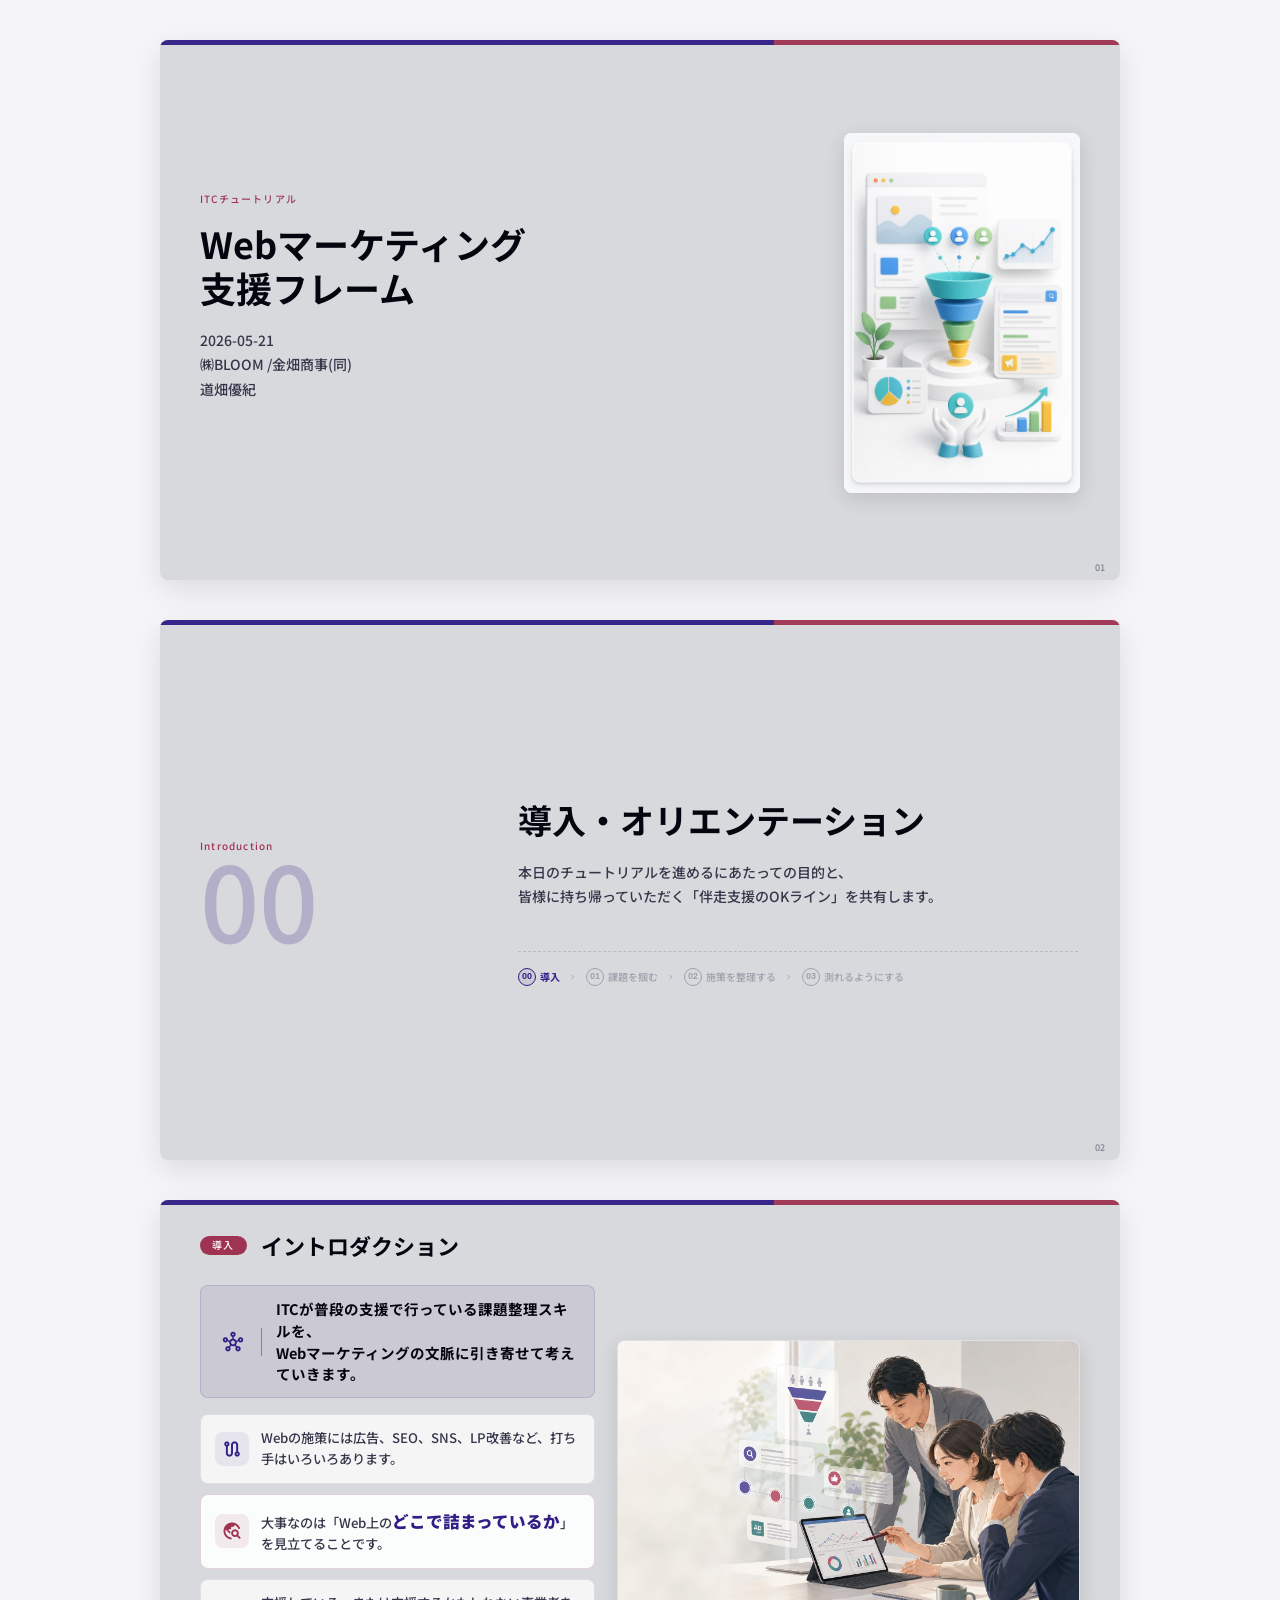
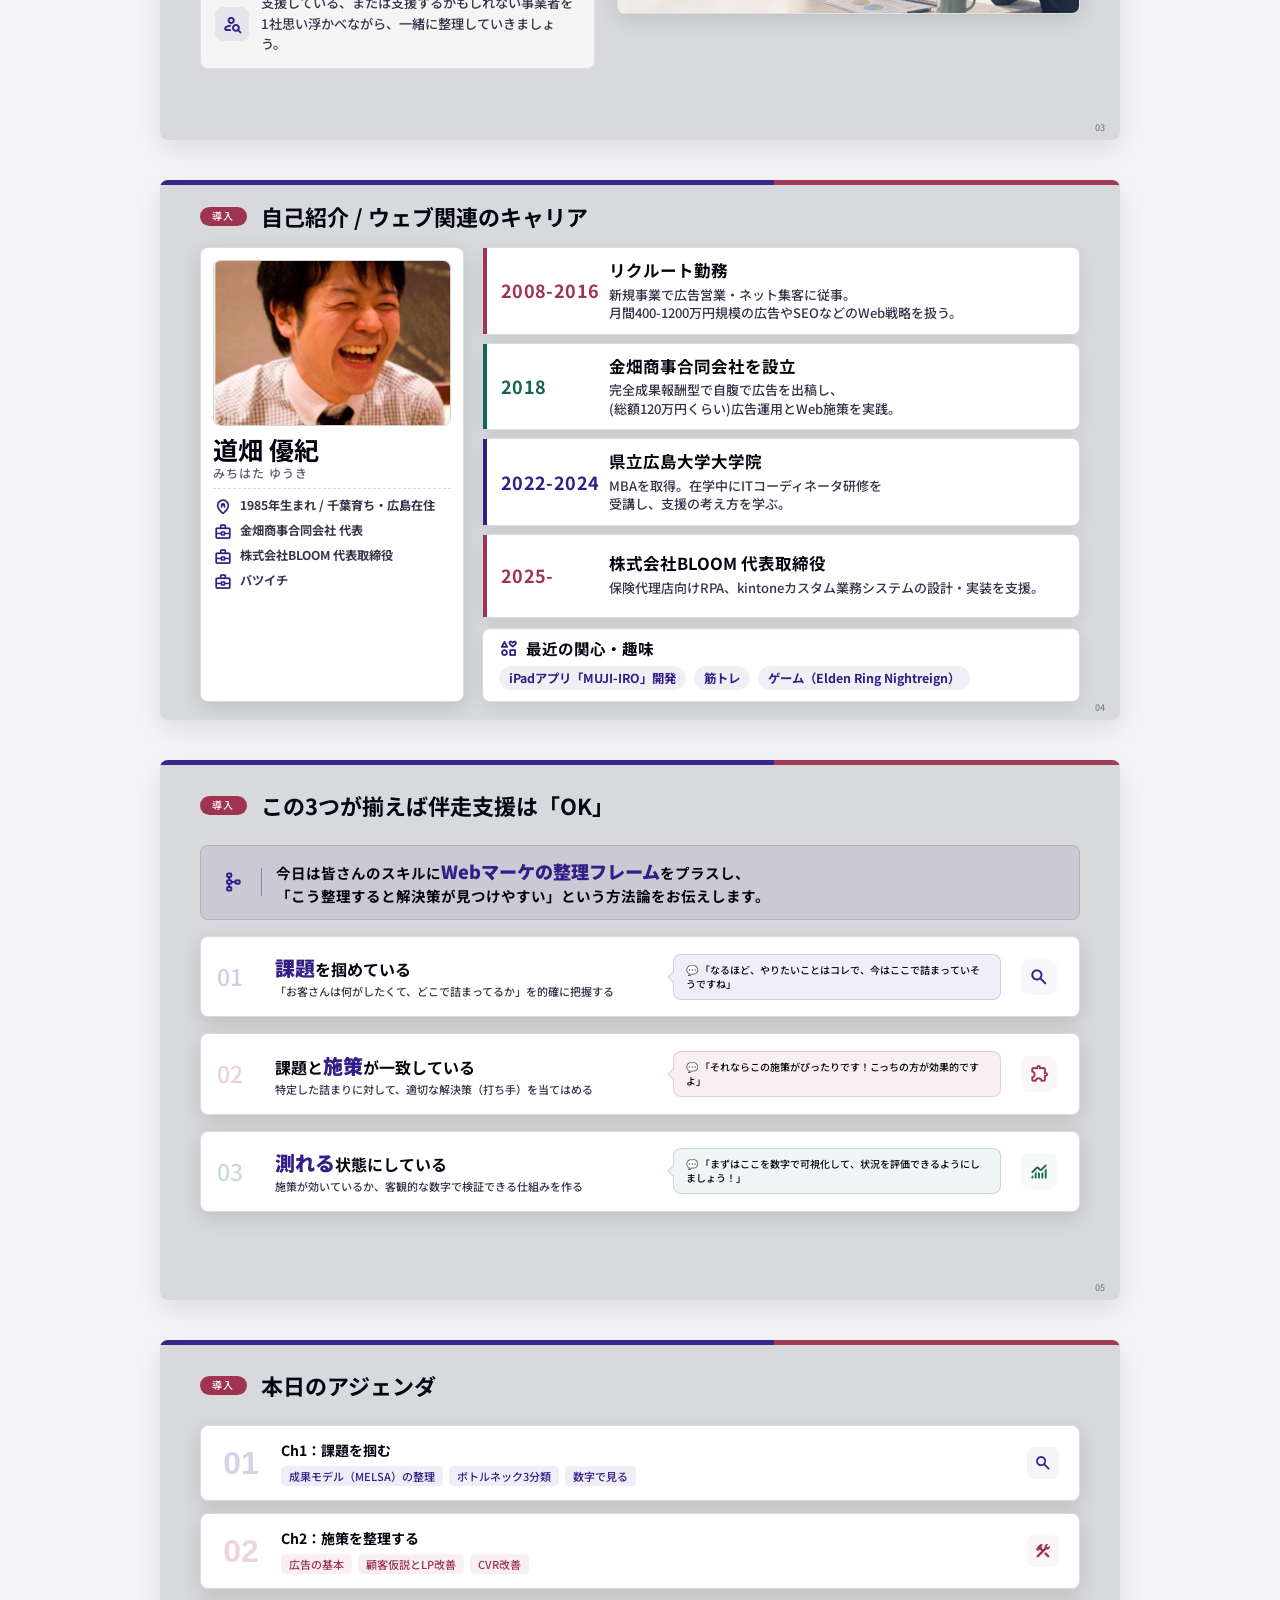
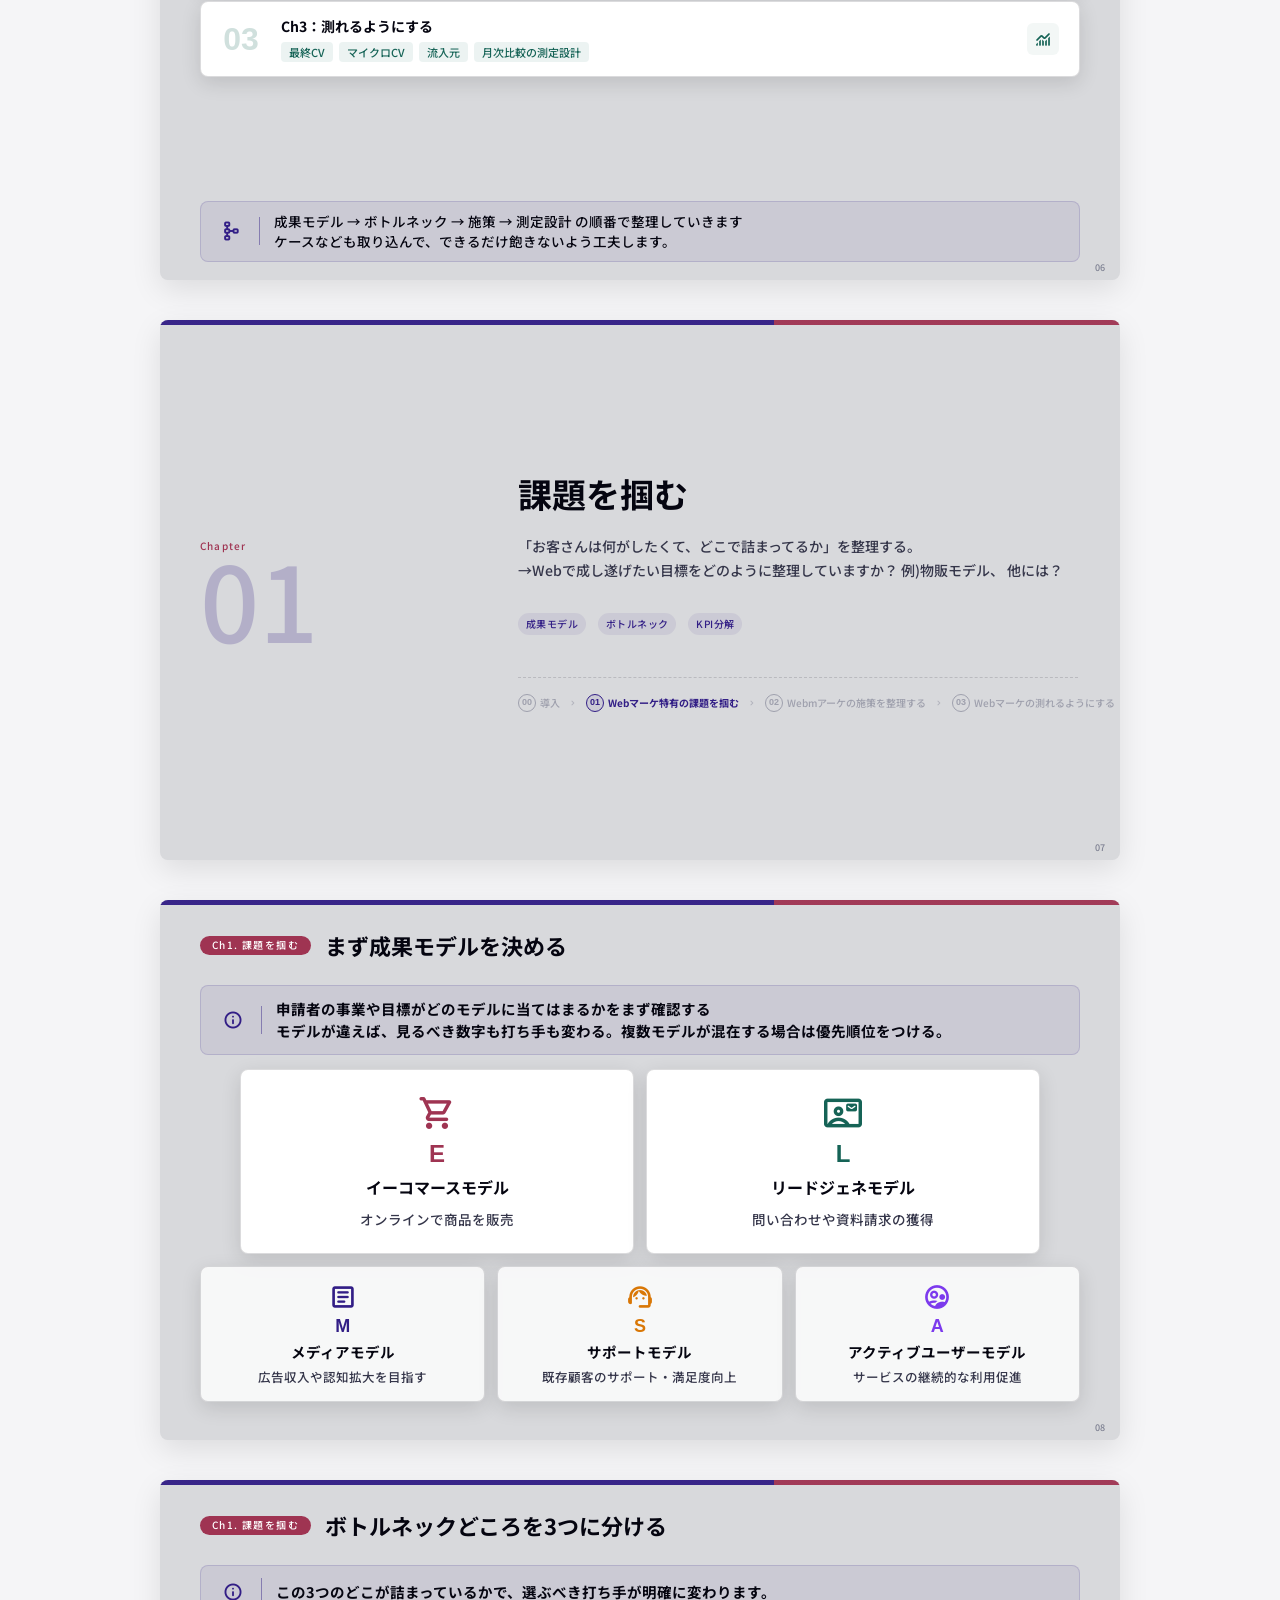
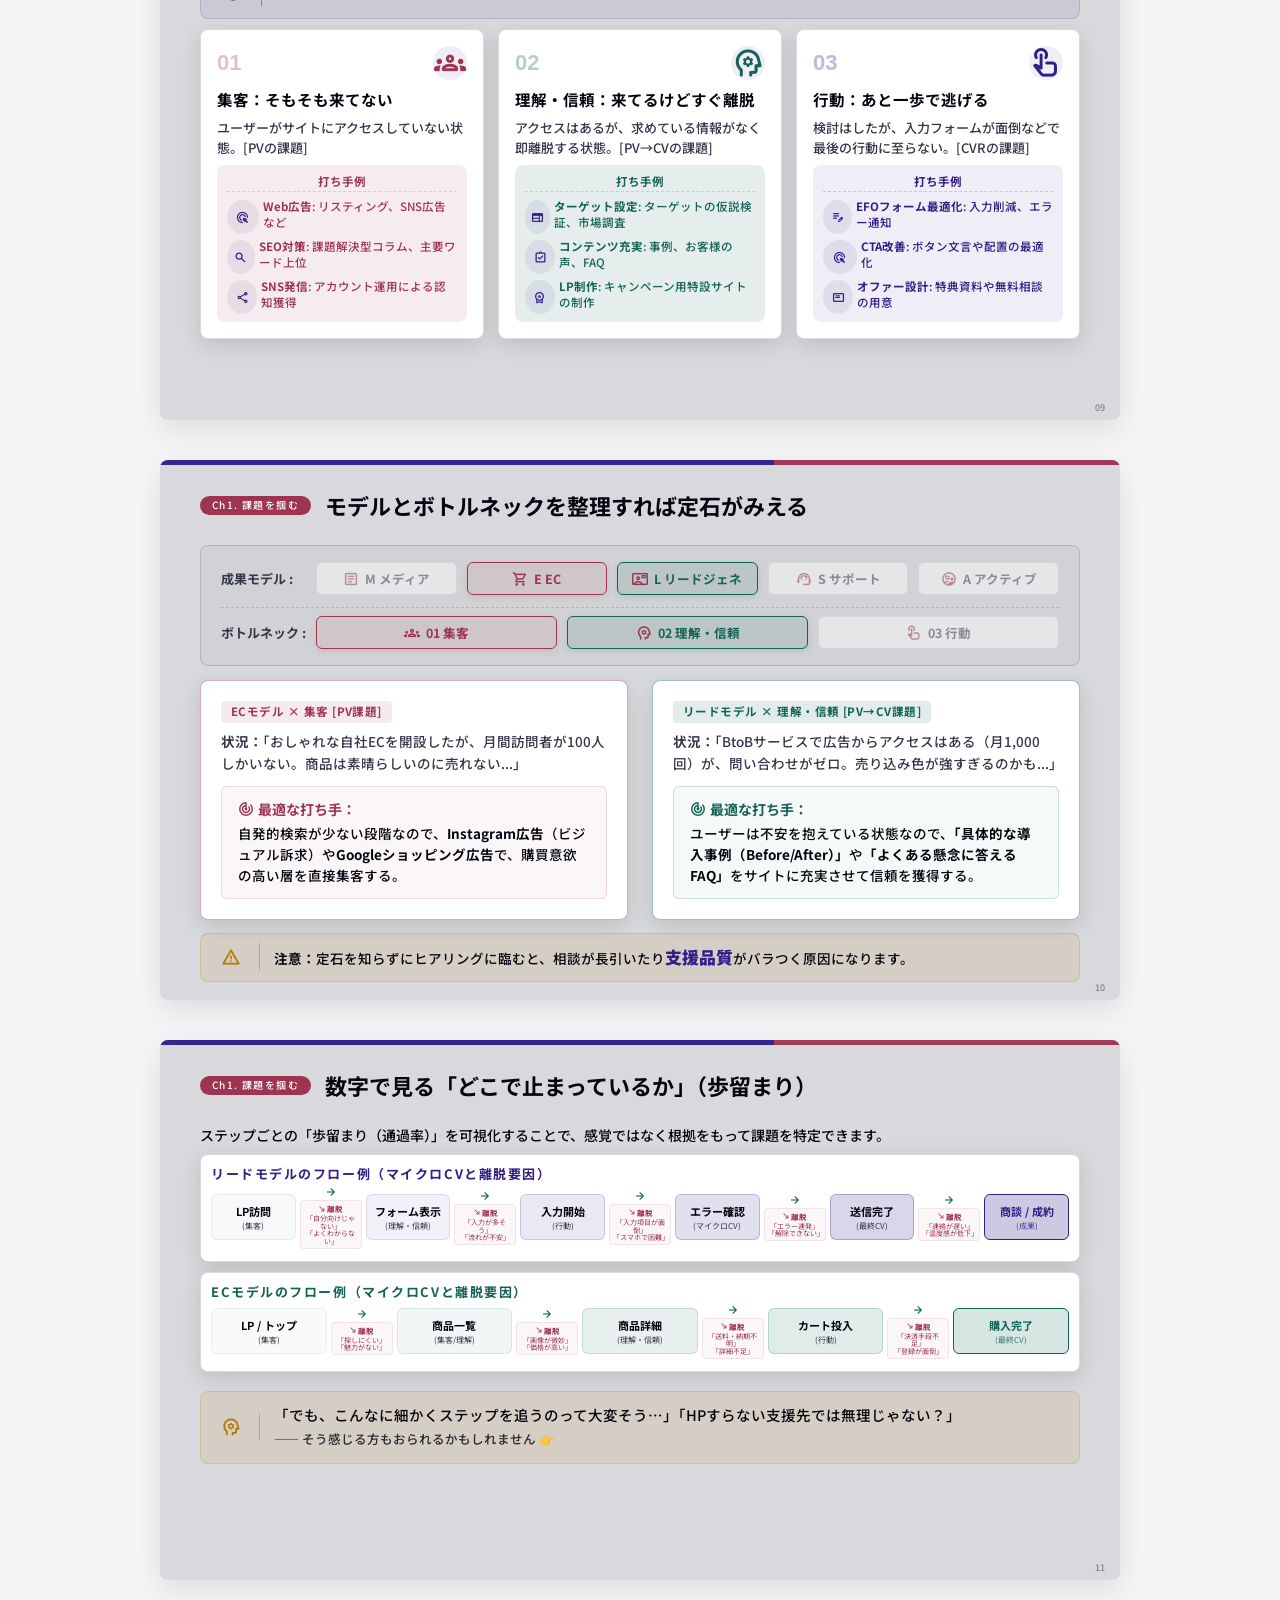
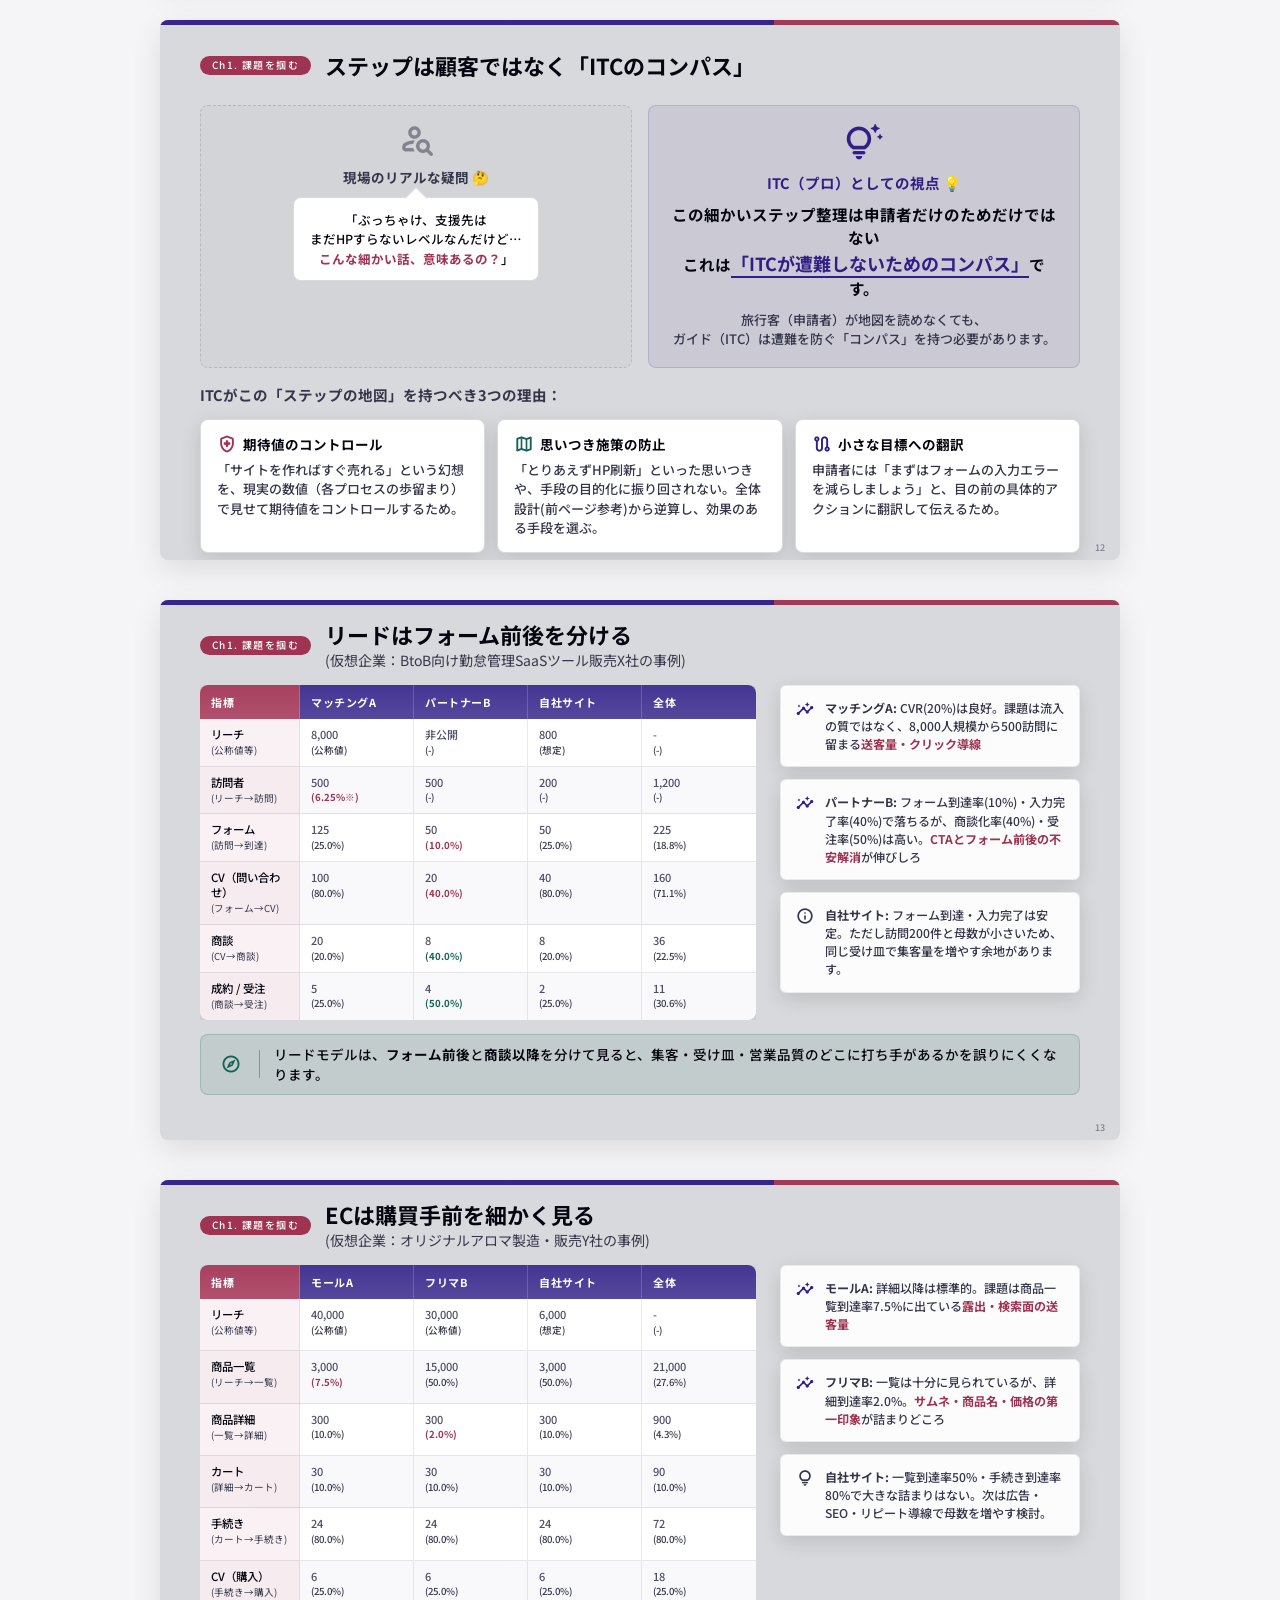
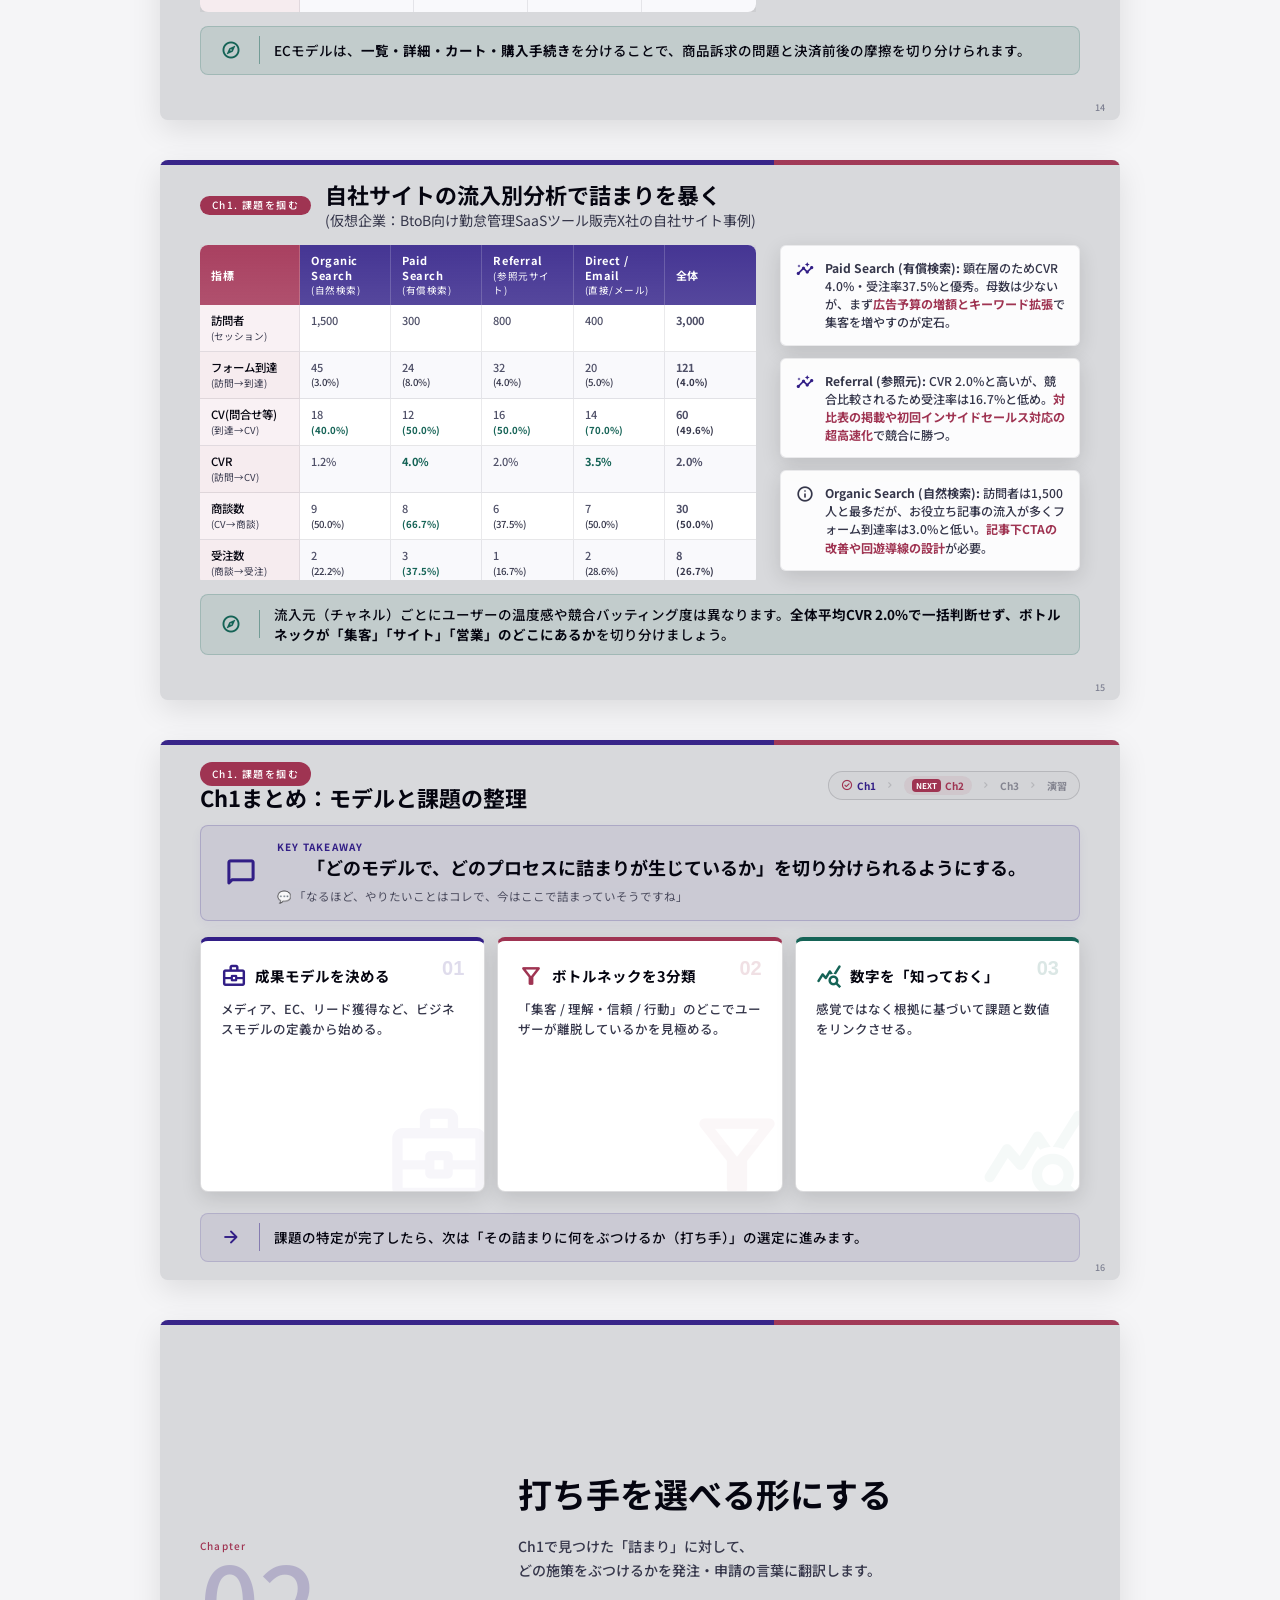
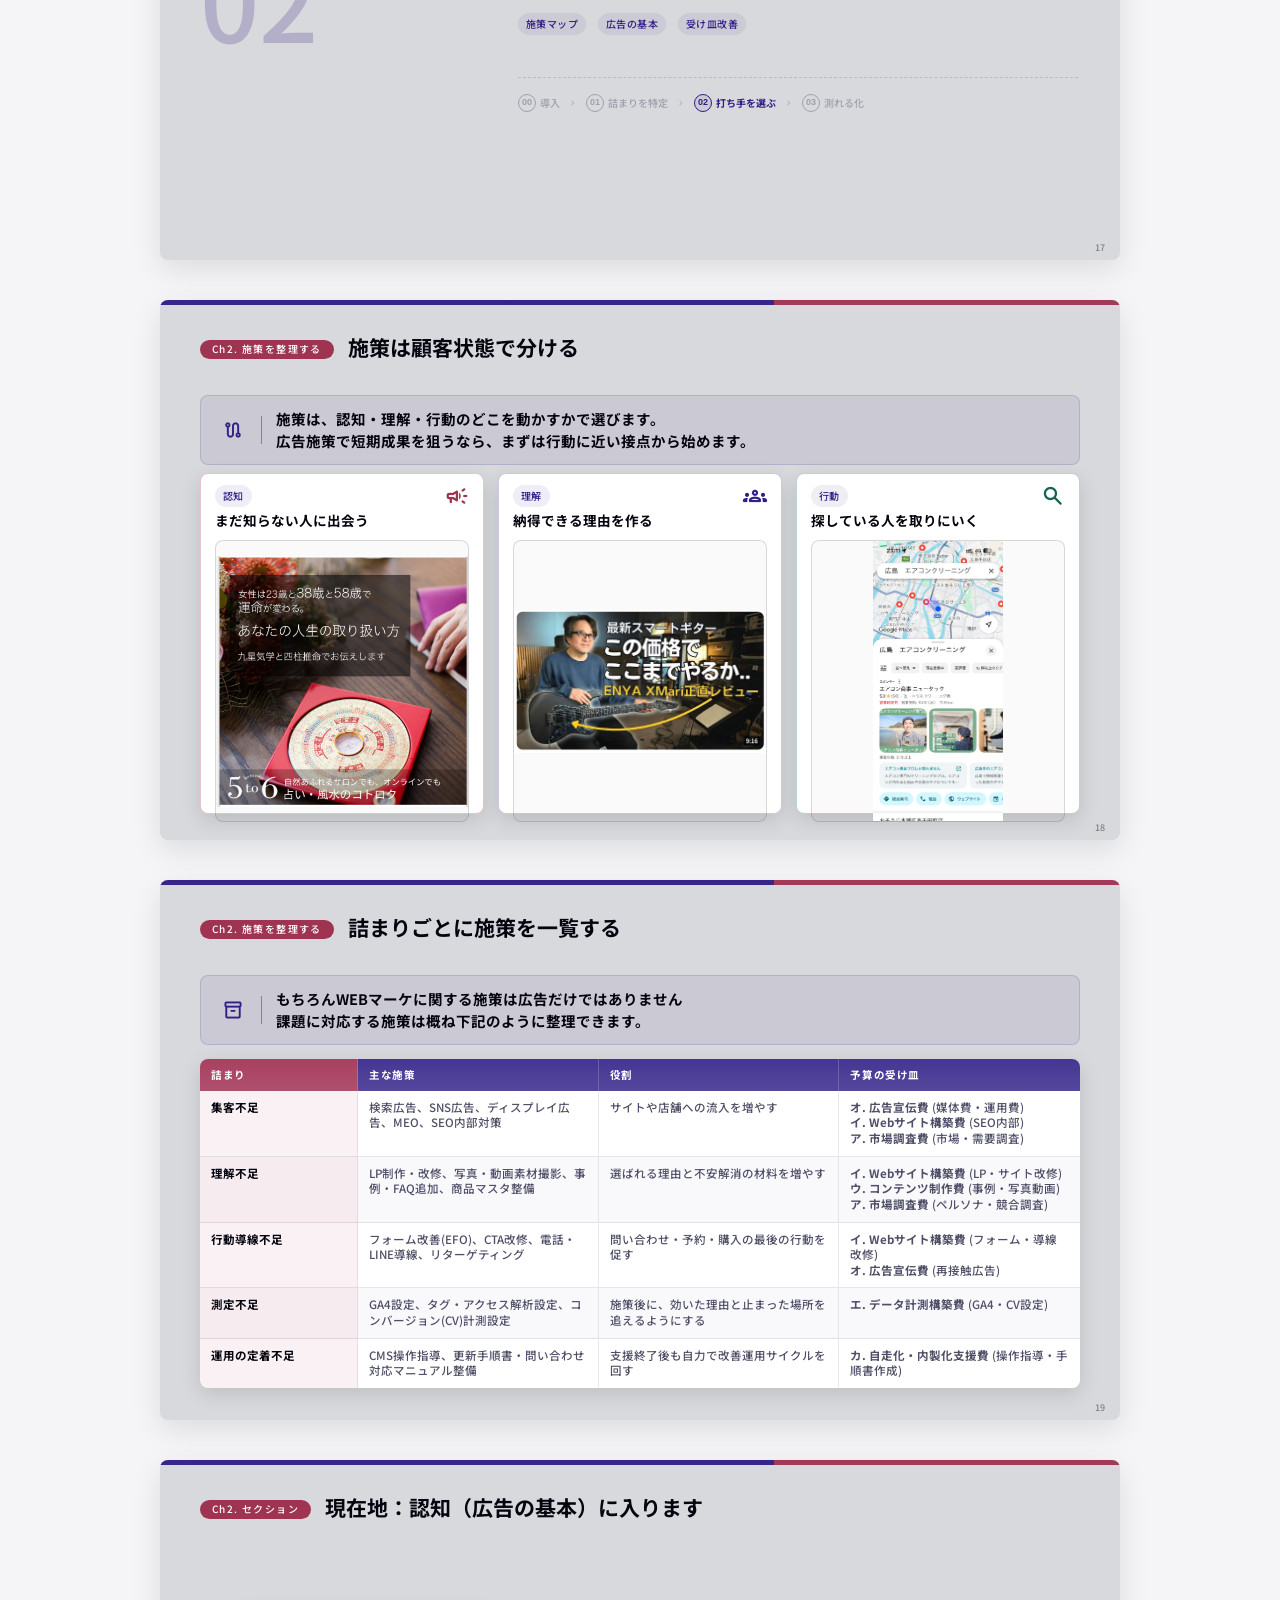
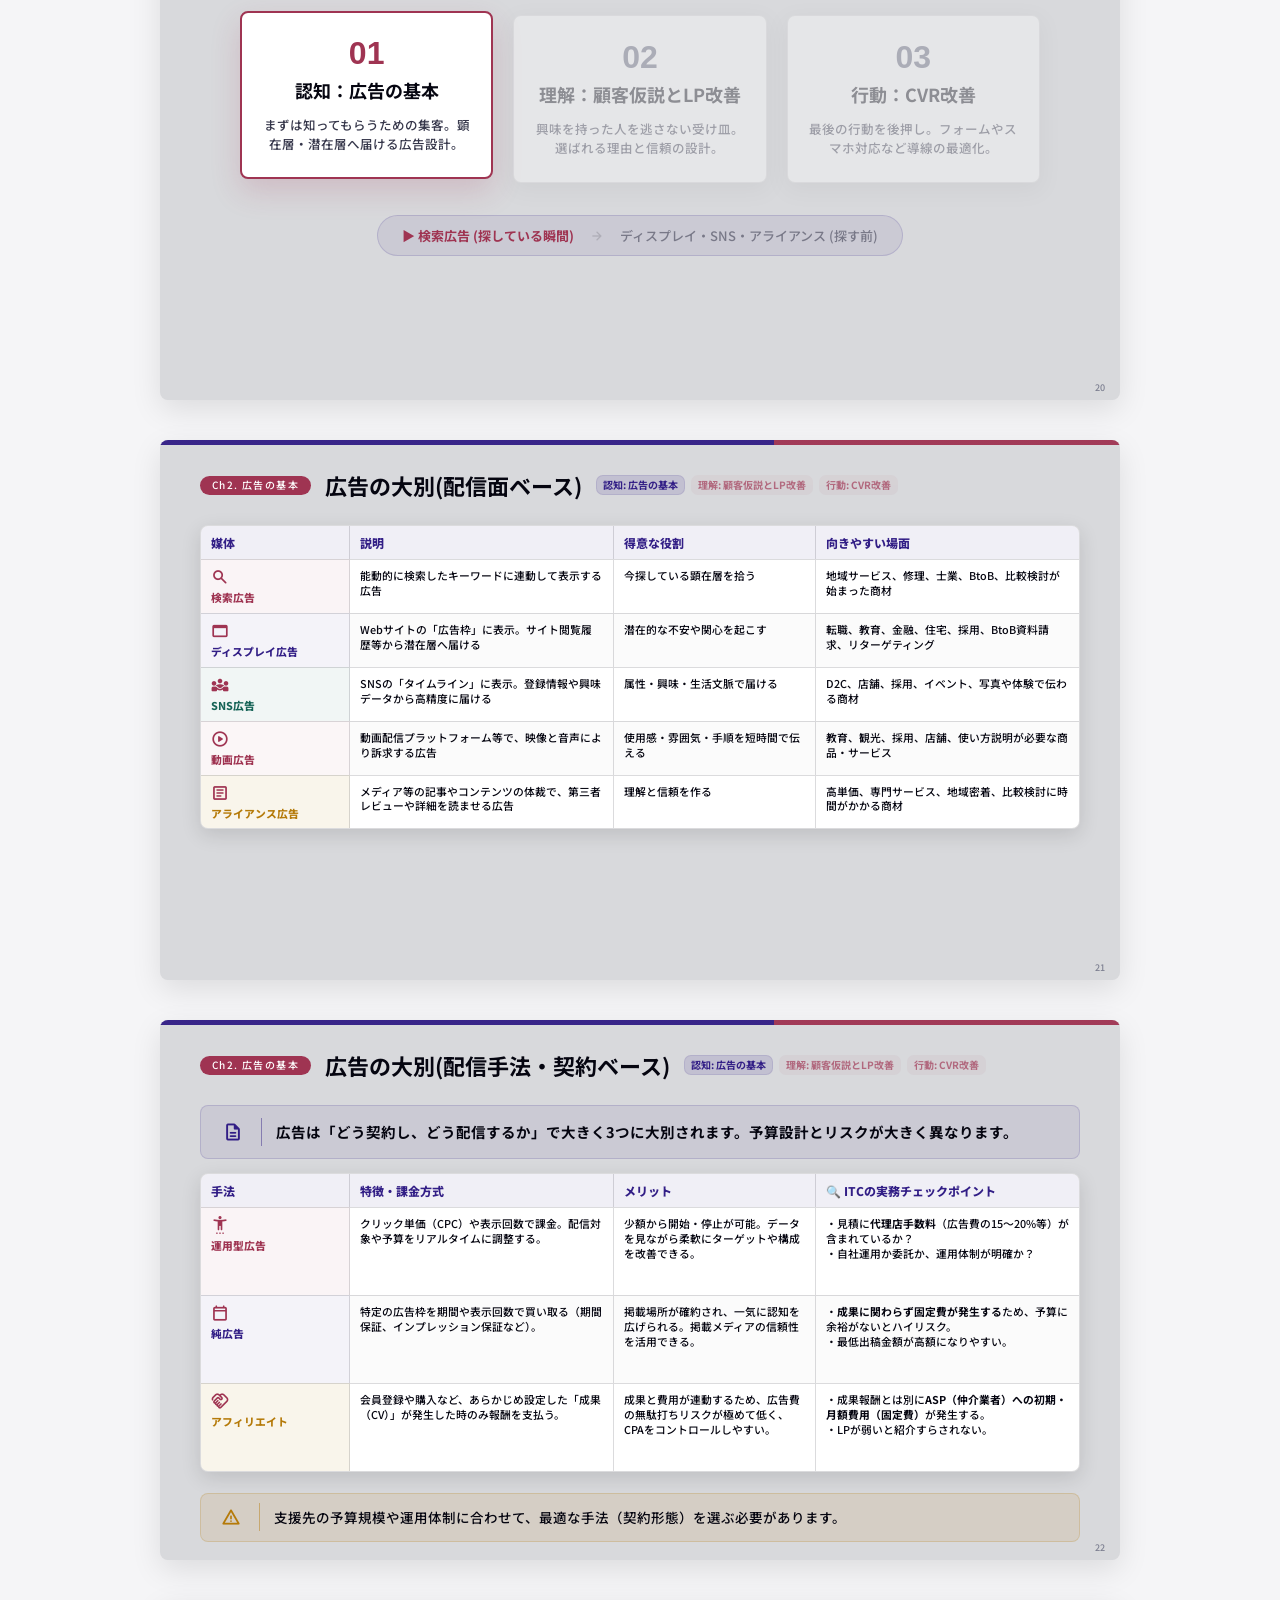
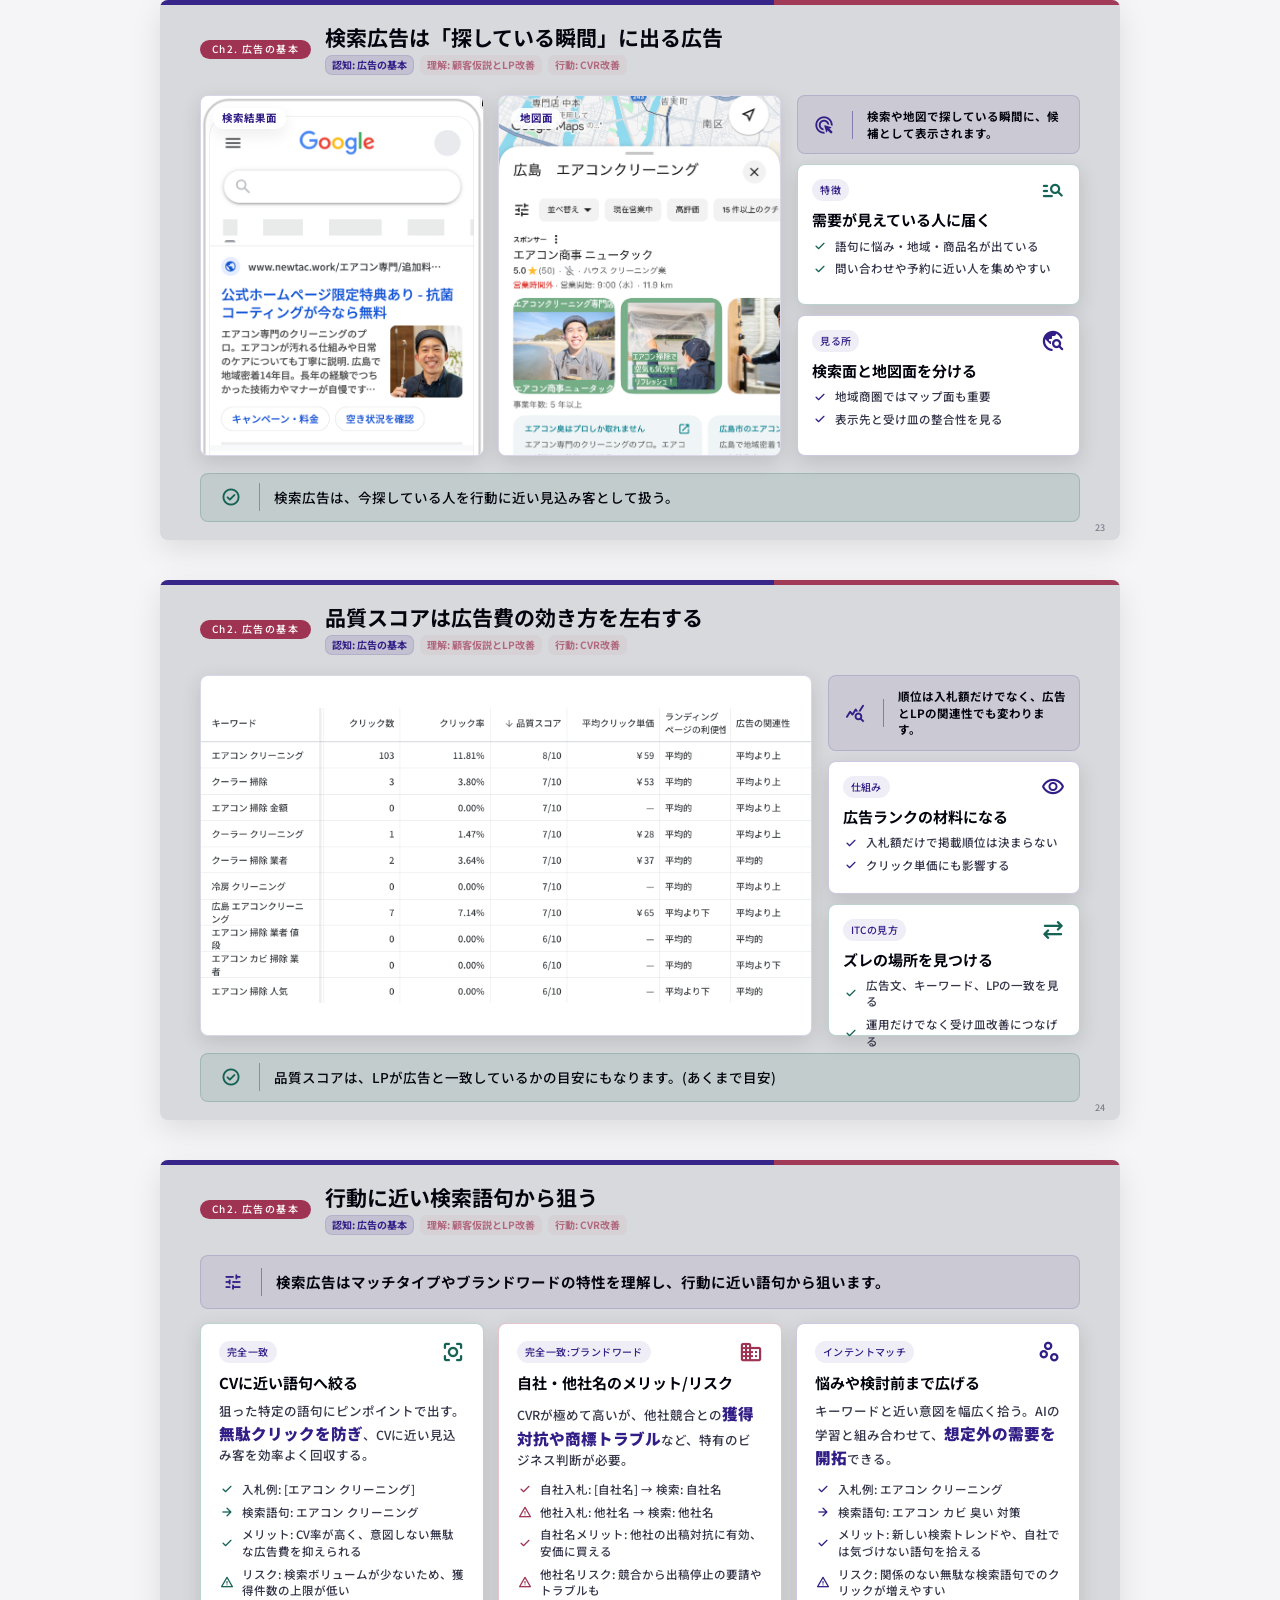
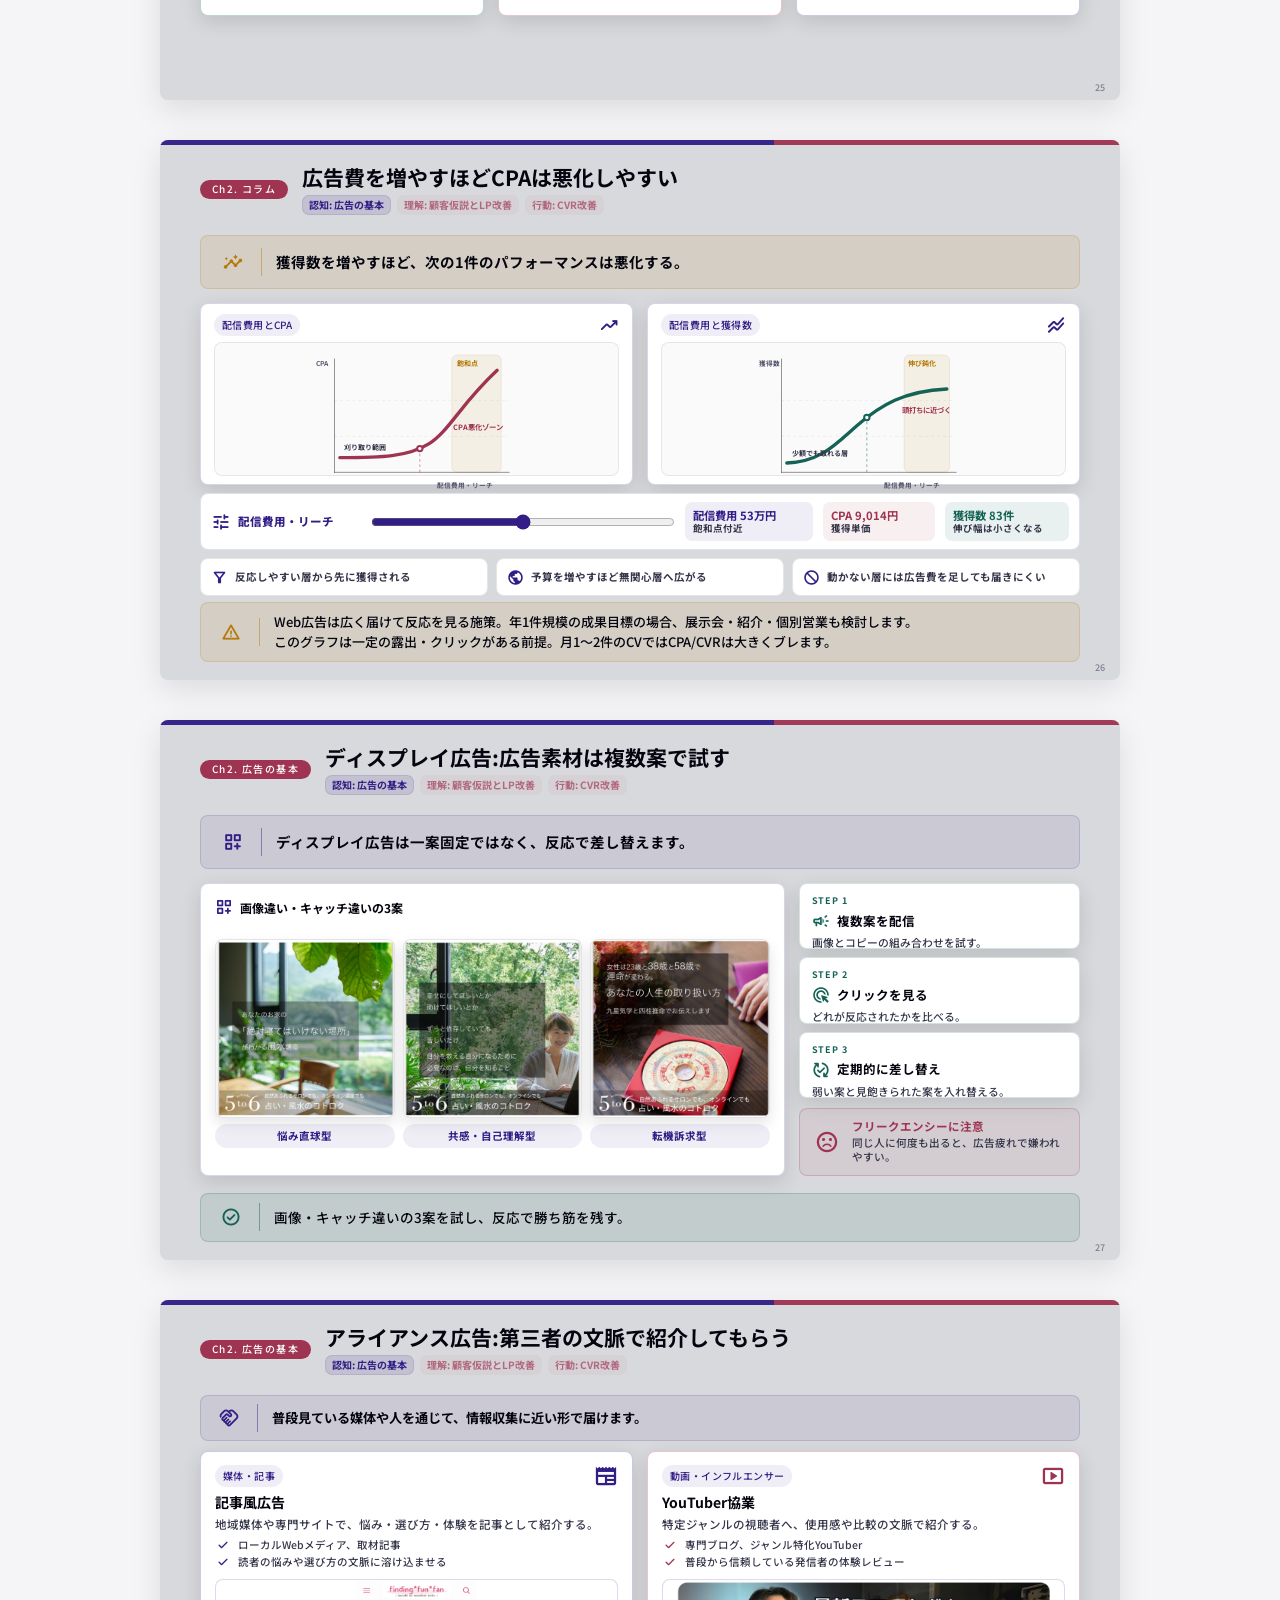
<file: index.html>
<!DOCTYPE html>
<html lang="ja">

<head>
  <meta charset="utf-8" />
  <meta content="width=device-width, initial-scale=1.0" name="viewport" />
  <title>ITCチュートリアル — Webマーケティング支援フレーム</title>
  <link href="data:," rel="icon" />
  <link href="https://fonts.googleapis.com" rel="preconnect" />
  <link crossorigin="" href="https://fonts.gstatic.com" rel="preconnect" />
  <link
    href="https://fonts.googleapis.com/css2?family=Material+Symbols+Rounded:opsz,wght,FILL,GRAD@20..48,500,0,0&amp;family=Noto+Sans+JP:wght@500;700&amp;display=swap"
    rel="stylesheet" />
  <link href="style.css?v=7" rel="stylesheet" />
  <style>
    /* 全スライドを縦に並べて表示 */
    body {
      margin: 0;
      padding: 0;
      background: #f5f5f7;
    }

    .slides-container {
      display: flex;
      flex-direction: column;
      gap: 40px;
      padding: 40px;
      align-items: center;
    }

    .slide {
      box-shadow: 0 10px 30px rgba(0, 0, 0, 0.1);
      position: relative;
      border-radius: 8px;
      overflow: hidden;
      flex-shrink: 0;
    }
  </style>
</head>

<body>
  <div id="slides-container" class="slides-container">
    <section aria-label="タイトルページ" class="slide v-cover">
      <div class="top-bar"></div>
      <main class="cover-stage">
        <div class="cover-copy">
          <div class="eyebrow">ITCチュートリアル</div>
          <h1 class="cover-title">Webマーケティング<br />支援フレーム</h1>
          <p class="cover-subtitle">2026-05-21<br>㈱BLOOM /金畑商事(同)<br> 道畑優紀</p>
          <div class="cover-meta">

          </div>
        </div>
        <aside aria-label="Webマーケティング支援のイメージ" class="cover-mark cover-mark-image">
          <img src="assets/cover-web-marketing-support.png" alt="Webマーケティング支援を表す抽象イメージ" />
        </aside>
      </main>
      <span class="page-num">01</span>
    </section>

<section aria-label="導入" class="slide v-chapter">
  <div class="top-bar"></div>
  <main class="chapter-stage">
    <div>
      <div class="eyebrow">Introduction</div>
      <div class="chapter-number">00</div>
    </div>
    <div class="chapter-copy">
      <h1 class="chapter-title">導入・オリエンテーション</h1>
      <p class="chapter-body">
        本日のチュートリアルを進めるにあたっての目的と、<br/>
        皆様に持ち帰っていただく「伴走支援のOKライン」を共有します。
      </p>
      <div class="chapter-agenda-map">
        <div class="chapter-agenda-step active">
          <span class="step-num">00</span>
          <span class="step-name">導入</span>
        </div>
        <span class="icon-symbol chapter-agenda-arrow">chevron_right</span>
        <div class="chapter-agenda-step">
          <span class="step-num">01</span>
          <span class="step-name">課題を掴む</span>
        </div>
        <span class="icon-symbol chapter-agenda-arrow">chevron_right</span>
        <div class="chapter-agenda-step">
          <span class="step-num">02</span>
          <span class="step-name">施策を整理する</span>
        </div>
        <span class="icon-symbol chapter-agenda-arrow">chevron_right</span>
        <div class="chapter-agenda-step">
          <span class="step-num">03</span>
          <span class="step-name">測れるようにする</span>
        </div>
      </div>
    </div>
  </main>
  <span class="page-num">02</span>
</section>

<section aria-label="イントロダクション" class="slide v-normal v-intro-context">
  <div class="top-bar"></div>
  <header class="slide-header">
    <span class="section-badge">導入</span>
    <h1 class="slide-heading">イントロダクション</h1>
  </header>
  <main class="content-area">
    <div class="intro-context-layout">
      <div class="intro-context-copy" aria-label="本日の進め方">
        <div class="callout callout-lead is-blue">
          <span class="icon-symbol">hub</span>
          <p class="callout-text">
            ITCが普段の支援で行っている課題整理スキルを、<br>
            Webマーケティングの文脈に引き寄せて考えていきます。
          </p>
        </div>
        <div class="intro-context-points">
          <article class="intro-context-point">
            <span class="icon-symbol">route</span>
            <p>
              Webの施策には広告、SEO、SNS、LP改善など、打ち手はいろいろあります。
            </p>
          </article>
          <article class="intro-context-point is-emphasis">
            <span class="icon-symbol">travel_explore</span>
            <p>
              大事なのは「Web上の<span class="text-highlight">どこで詰まっているか</span>」を見立てることです。
            </p>
          </article>
          <article class="intro-context-point">
            <span class="icon-symbol">person_search</span>
            <p>
              支援している、または支援するかもしれない事業者を1社思い浮かべながら、一緒に整理していきましょう。
            </p>
          </article>
        </div>
      </div>
      <figure class="intro-context-visual">
        <img src="assets/intro-web-marketing-context.png" alt="支援者がWebマーケティングの導線と数字を整理しているイメージ" />
      </figure>
    </div>
  </main>
  <footer class="slide-footer">
    <span class="page-num">03</span>
  </footer>
</section>

<section aria-label="自己紹介" class="slide v-normal v-profile">
  <div class="top-bar"></div>
  <header class="slide-header">
    <span class="section-badge">導入</span>
    <h1 class="slide-heading">自己紹介 / ウェブ関連のキャリア</h1>
  </header>
  <main class="content-area">
    <div class="profile-layout">
      <aside class="profile-side card">
        <div class="profile-photo-frame">
          <img src="assets/image copy 20.png" alt="道畑優紀の自己紹介写真" />
        </div>
        <div class="profile-name-block">
          <p class="profile-name">道畑 優紀</p>
          <p class="profile-kana">みちはた ゆうき</p>
        </div>
        <ul class="profile-meta">
          <li><span class="icon-symbol">home_pin</span><span>1985年生まれ / 千葉育ち・広島在住</span></li>
          <li><span class="icon-symbol">business_center</span><span>金畑商事合同会社 代表</span></li>
          <li><span class="icon-symbol">business_center</span><span>株式会社BLOOM 代表取締役</span></li>
          <li><span class="icon-symbol">business_center</span><span>バツイチ</span></li>
        </ul>
      </aside>
      <div class="profile-main">
        <div class="profile-timeline">
          <article class="profile-timeline-item is-signal">
            <div class="profile-year">2008-2016</div>
            <div>
              <h2>リクルート勤務</h2>
              <p>新規事業で広告営業・ネット集客に従事。<br>月間400-1200万円規模の広告やSEOなどのWeb戦略を扱う。</p>
            </div>
          </article>
          <article class="profile-timeline-item is-ok">
            <div class="profile-year">2018</div>
            <div>
              <h2>金畑商事合同会社を設立</h2>
              <p>完全成果報酬型で自腹で広告を出稿し、<br>(総額120万円くらい)広告運用とWeb施策を実践。</p>
            </div>
          </article>
          <article class="profile-timeline-item is-accent">
            <div class="profile-year">2022-2024</div>
            <div>
              <h2>県立広島大学大学院</h2>
              <p>MBAを取得。在学中にITコーディネータ研修を<br>受講し、支援の考え方を学ぶ。</p>
            </div>
          </article>
          <article class="profile-timeline-item is-current">
            <div class="profile-year">2025-</div>
            <div>
              <h2>株式会社BLOOM 代表取締役</h2>
              <p>保険代理店向けRPA、kintoneカスタム業務システムの設計・実装を支援。</p>
            </div>
          </article>
        </div>
        <div class="profile-interest-card card">
          <div class="profile-interest-head">
            <span class="icon-symbol">interests</span>
            <h2>最近の関心・趣味</h2>
          </div>
          <div class="profile-interest-tags">
            <span>iPadアプリ「MUJI-IRO」開発</span>
            <span>筋トレ</span>
            <span>ゲーム（Elden Ring Nightreign）</span>
          </div>
        </div>
      </div>
    </div>
  </main>
  <footer class="slide-footer">
    <span class="page-num">04</span>
  </footer>
</section>

<section aria-label="この3つが揃えば伴走支援は「OK」" class="slide v-list">
  <div class="top-bar"></div>
  <header class="slide-header">
    <span class="section-badge">導入</span>
    <h1 class="slide-heading">この3つが揃えば伴走支援は「OK」</h1>
  </header>
  <main class="content-area" style="display: flex; flex-direction: column; gap: 16px;">
    <div class="callout callout-lead is-blue">
      <span aria-label="導入" class="icon-symbol">schema</span>
      <p class="callout-text">
        今日は皆さんのスキルに<span class="text-highlight">Webマーケの整理フレーム</span>をプラスし、<br>「こう整理すると解決策が見つけやすい」という方法論をお伝えします。
      </p>
    </div>
    <article class="card list-row" style="flex: 1; grid-template-columns: 44px 1.35fr 1.15fr 48px; gap: 14px; padding: 0 16px; align-items: center;">
      <div class="num">01</div>
      <div style="padding-right: 8px;">
        <h2 class="item-title" style="margin-bottom: 2px; font-size: 16px;"><span class="text-highlight">課題</span>を掴めている</h2>
        <p class="body-text" style="font-size: 11px; line-height: 1.4; margin: 0;">「お客さんは何がしたくて、どこで詰まってるか」を的確に把握する</p>
      </div>
      <div class="expert-bubble" style="position: relative; background: #f0eef9; border: 1px solid rgba(50, 30, 134, 0.16); border-radius: 8px; padding: 8px 12px; font-size: 10px; line-height: 1.4; color: var(--ink); display: flex; align-items: center; min-height: 44px;">
        <div style="position: absolute; left: -5px; top: 50%; transform: translateY(-50%) rotate(45deg); width: 8px; height: 8px; background: #f0eef9; border-left: 1px solid rgba(50, 30, 134, 0.16); border-bottom: 1px solid rgba(50, 30, 134, 0.16); z-index: 1;"></div>
        <div style="position: relative; z-index: 2; font-weight: 500;">
          💬 「なるほど、やりたいことはコレで、今はここで詰まっていそうですね」
        </div>
      </div>
      <div class="list-meta" style="justify-self: center; width: 36px; height: 36px; padding: 0; display: flex; align-items: center; justify-content: center; border-radius: 8px; background: rgba(50, 30, 134, 0.04);"><span class="icon-symbol" style="font-size: 20px; color: var(--accent);">search</span></div>
    </article>
    <article class="card list-row" style="flex: 1; grid-template-columns: 44px 1.35fr 1.15fr 48px; gap: 14px; padding: 0 16px; align-items: center;">
      <div class="num" style="color: var(--signal);">02</div>
      <div style="padding-right: 8px;">
        <h2 class="item-title" style="margin-bottom: 2px; font-size: 16px;">課題と<span class="text-highlight">施策</span>が一致している</h2>
        <p class="body-text" style="font-size: 11px; line-height: 1.4; margin: 0;">特定した詰まりに対して、適切な解決策（打ち手）を当てはめる</p>
      </div>
      <div class="expert-bubble" style="position: relative; background: #f7eff1; border: 1px solid rgba(159, 52, 82, 0.18); border-radius: 8px; padding: 8px 12px; font-size: 10px; line-height: 1.4; color: var(--ink); display: flex; align-items: center; min-height: 44px;">
        <div style="position: absolute; left: -5px; top: 50%; transform: translateY(-50%) rotate(45deg); width: 8px; height: 8px; background: #f7eff1; border-left: 1px solid rgba(159, 52, 82, 0.18); border-bottom: 1px solid rgba(159, 52, 82, 0.18); z-index: 1;"></div>
        <div style="position: relative; z-index: 2; font-weight: 500;">
          💬 「それならこの施策がぴったりです！こっちの方が効果的ですよ」
        </div>
      </div>
      <div class="list-meta" style="justify-self: center; width: 36px; height: 36px; padding: 0; display: flex; align-items: center; justify-content: center; border-radius: 8px; background: rgba(159, 52, 82, 0.04);"><span class="icon-symbol" style="font-size: 20px; color: var(--signal);">extension</span></div>
    </article>
    <article class="card list-row" style="flex: 1; grid-template-columns: 44px 1.35fr 1.15fr 48px; gap: 14px; padding: 0 16px; align-items: center;">
      <div class="num" style="color: var(--ok);">03</div>
      <div style="padding-right: 8px;">
        <h2 class="item-title" style="margin-bottom: 2px; font-size: 16px;"><span class="text-highlight">測れる</span>状態にしている</h2>
        <p class="body-text" style="font-size: 11px; line-height: 1.4; margin: 0;">施策が効いているか、客観的な数字で検証できる仕組みを作る</p>
      </div>
      <div class="expert-bubble" style="position: relative; background: #eef6f5; border: 1px solid rgba(21, 99, 86, 0.2); border-radius: 8px; padding: 8px 12px; font-size: 10px; line-height: 1.4; color: var(--ink); display: flex; align-items: center; min-height: 44px;">
        <div style="position: absolute; left: -5px; top: 50%; transform: translateY(-50%) rotate(45deg); width: 8px; height: 8px; background: #eef6f5; border-left: 1px solid rgba(21, 99, 86, 0.2); border-bottom: 1px solid rgba(21, 99, 86, 0.2); z-index: 1;"></div>
        <div style="position: relative; z-index: 2; font-weight: 500;">
          💬 「まずはここを数字で可視化して、状況を評価できるようにしましょう！」
        </div>
      </div>
      <div class="list-meta" style="justify-self: center; width: 36px; height: 36px; padding: 0; display: flex; align-items: center; justify-content: center; border-radius: 8px; background: rgba(21, 99, 86, 0.04);"><span class="icon-symbol" style="font-size: 20px; color: var(--ok);">monitoring</span></div>
    </article>
  </main>
  <footer class="slide-footer">
    <span class="page-num">05</span>
  </footer>
</section>

<section aria-label="本日のアジェンダ" class="slide v-normal">
  <div class="top-bar"></div>
  <header class="slide-header">
    <span class="section-badge">導入</span>
    <h1 class="slide-heading">本日のアジェンダ</h1>
  </header>
  <main class="content-area" style="display: flex; flex-direction: column; gap: 12px;">
    <!-- 01 -->
    <article class="card" style="display: flex; align-items: center; padding: 14px 20px; gap: 20px; box-shadow: var(--shadow);">
      <div style="font-size: 32px; font-weight: 900; color: rgba(50, 30, 134, 0.2); font-family: 'Outfit', sans-serif; min-width: 40px; text-align: center;">01</div>
      <div style="flex: 1;">
        <h2 style="font-size: 14px; font-weight: 700; margin: 0 0 2px 0; color: var(--ink);">Ch1：課題を掴む</h2>
        <div style="display: flex; gap: 6px; flex-wrap: wrap; margin-top: 6px;">
          <span style="font-size: 11px; color: var(--accent); background: rgba(50, 30, 134, 0.08); padding: 2px 8px; border-radius: 4px; font-weight: 500;">成果モデル（MELSA）の整理</span>
          <span style="font-size: 11px; color: var(--accent); background: rgba(50, 30, 134, 0.08); padding: 2px 8px; border-radius: 4px; font-weight: 500;">ボトルネック3分類</span>
          <span style="font-size: 11px; color: var(--accent); background: rgba(50, 30, 134, 0.08); padding: 2px 8px; border-radius: 4px; font-weight: 500;">数字で見る</span>
        </div>
      </div>
      <div style="width: 32px; height: 32px; background: rgba(50, 30, 134, 0.05); border-radius: 6px; display: flex; align-items: center; justify-content: center;">
        <span class="icon-symbol" style="color: var(--accent); font-size: 18px;">search</span>
      </div>
    </article>
    <!-- 02 -->
    <article class="card" style="display: flex; align-items: center; padding: 14px 20px; gap: 20px; box-shadow: var(--shadow);">
      <div style="font-size: 32px; font-weight: 900; color: rgba(159, 52, 82, 0.2); font-family: 'Outfit', sans-serif; min-width: 40px; text-align: center;">02</div>
      <div style="flex: 1;">
        <h2 style="font-size: 14px; font-weight: 700; margin: 0 0 2px 0; color: var(--ink);">Ch2：施策を整理する</h2>
        <div style="display: flex; gap: 6px; flex-wrap: wrap; margin-top: 6px;">
          <span style="font-size: 11px; color: var(--signal); background: rgba(159, 52, 82, 0.08); padding: 2px 8px; border-radius: 4px; font-weight: 500;">広告の基本</span>
          <span style="font-size: 11px; color: var(--signal); background: rgba(159, 52, 82, 0.08); padding: 2px 8px; border-radius: 4px; font-weight: 500;">顧客仮説とLP改善</span>
          <span style="font-size: 11px; color: var(--signal); background: rgba(159, 52, 82, 0.08); padding: 2px 8px; border-radius: 4px; font-weight: 500;">CVR改善</span>
        </div>
      </div>
      <div style="width: 32px; height: 32px; background: rgba(159, 52, 82, 0.05); border-radius: 6px; display: flex; align-items: center; justify-content: center;">
        <span class="icon-symbol" style="color: var(--signal); font-size: 18px;">construction</span>
      </div>
    </article>
    <!-- 03 -->
    <article class="card" style="display: flex; align-items: center; padding: 14px 20px; gap: 20px; box-shadow: var(--shadow);">
      <div style="font-size: 32px; font-weight: 900; color: rgba(21, 99, 86, 0.2); font-family: 'Outfit', sans-serif; min-width: 40px; text-align: center;">03</div>
      <div style="flex: 1;">
        <h2 style="font-size: 14px; font-weight: 700; margin: 0 0 2px 0; color: var(--ink);">Ch3：測れるようにする</h2>
        <div style="display: flex; gap: 6px; flex-wrap: wrap; margin-top: 6px;">
          <span style="font-size: 11px; color: var(--ok); background: rgba(21, 99, 86, 0.08); padding: 2px 8px; border-radius: 4px; font-weight: 500;">最終CV</span>
          <span style="font-size: 11px; color: var(--ok); background: rgba(21, 99, 86, 0.08); padding: 2px 8px; border-radius: 4px; font-weight: 500;">マイクロCV</span>
          <span style="font-size: 11px; color: var(--ok); background: rgba(21, 99, 86, 0.08); padding: 2px 8px; border-radius: 4px; font-weight: 500;">流入元</span>
          <span style="font-size: 11px; color: var(--ok); background: rgba(21, 99, 86, 0.08); padding: 2px 8px; border-radius: 4px; font-weight: 500;">月次比較の測定設計</span>
        </div>
      </div>
      <div style="width: 32px; height: 32px; background: rgba(21, 99, 86, 0.05); border-radius: 6px; display: flex; align-items: center; justify-content: center;">
        <span class="icon-symbol" style="color: var(--ok); font-size: 18px;">monitoring</span>
      </div>
    </article>

  </main>
  <footer class="slide-footer">
    <div class="callout callout-conclusion is-blue">
      <span aria-label="要点" class="icon-symbol">schema</span>
      <p class="callout-text">成果モデル → ボトルネック → 施策 → 測定設計 の順番で整理していきます<br>ケースなども取り込んで、できるだけ飽きないよう工夫します。</p>
    </div>
    <span class="page-num">06</span>
  </footer>
</section>

<section aria-label="Ch1：詰まりを特定する" class="slide v-chapter">
  <div class="top-bar"></div>
  <main class="chapter-stage">
    <div>
      <div class="eyebrow">Chapter</div>
      <div class="chapter-number">01</div>
    </div>
    <div class="chapter-copy">
      <h1 class="chapter-title">課題を掴む</h1>
      <p class="chapter-body">
        「お客さんは何がしたくて、どこで詰まってるか」を整理する。<br />
        →Webで成し遂げたい目標をどのように整理していますか？ 例)物販モデル、 他には？
      </p>
      <div class="cover-meta">
        <span class="tag">成果モデル</span>
        <span class="tag">ボトルネック</span>
        <span class="tag">KPI分解</span>
      </div>
      <div class="chapter-agenda-map">
        <div class="chapter-agenda-step">
          <span class="step-num">00</span>
          <span class="step-name">導入</span>
        </div>
        <span class="icon-symbol chapter-agenda-arrow">chevron_right</span>
        <div class="chapter-agenda-step active">
          <span class="step-num">01</span>
          <span class="step-name">Webマーケ特有の課題を掴む</span>
        </div>
        <span class="icon-symbol chapter-agenda-arrow">chevron_right</span>
        <div class="chapter-agenda-step">
          <span class="step-num">02</span>
          <span class="step-name">Webmアーケの施策を整理する</span>
        </div>
        <span class="icon-symbol chapter-agenda-arrow">chevron_right</span>
        <div class="chapter-agenda-step">
          <span class="step-num">03</span>
          <span class="step-name">Webマーケの測れるようにする</span>
        </div>
      </div>
    </div>
  </main>
  <span class="page-num">07</span>
</section>

<section aria-label="まず成果モデルを決める" class="slide v-normal">
  <div class="top-bar"></div>
  <header class="slide-header">
    <span class="section-badge">Ch1. 課題を掴む</span>
    <h1 class="slide-heading">まず成果モデルを決める</h1>
  </header>
  <main class="content-area" style="display: flex; flex-direction: column; justify-content: space-between;">
    <!-- 上部の情報ブロック -->
    <div class="callout callout-lead is-blue">
      <span class="icon-symbol">info</span>
      <p class="callout-text">
        <strong>申請者の事業や目標がどのモデルに当てはまるかをまず確認する</strong><br>
        モデルが違えば、見るべき数字も打ち手も変わる。複数モデルが混在する場合は優先順位をつける。
      </p>
    </div>

    <!-- 成果モデルのカード群 (2+3レイアウト) -->
    <div class="model-cards-container">
      <!-- 上段：最もケースが多い2モデル (超大きめ) -->
      <div class="model-cards-row-top">
        <!-- E -->
        <article class="card model-card-large">
          <span class="icon-symbol" style="color: #9f3452;">shopping_cart</span>
          <div class="model-letter" style="color: #9f3452;">E</div>
          <h3 class="item-title">イーコマースモデル</h3>
          <p class="body-text">オンラインで商品を販売</p>
        </article>
        <!-- L -->
        <article class="card model-card-large">
          <span class="icon-symbol" style="color: #156356;">contact_mail</span>
          <div class="model-letter" style="color: #156356;">L</div>
          <h3 class="item-title">リードジェネモデル</h3>
          <p class="body-text">問い合わせや資料請求の獲得</p>
        </article>
      </div>

      <!-- 下段：その他3モデル (やや小さめ) -->
      <div class="model-cards-row-bottom">
        <!-- M -->
        <article class="card model-card-small">
          <span class="icon-symbol" style="color: #321e86;">article</span>
          <div class="model-letter" style="color: #321e86;">M</div>
          <h3 class="item-title">メディアモデル</h3>
          <p class="body-text">広告収入や認知拡大を目指す</p>
        </article>
        <!-- S -->
        <article class="card model-card-small">
          <span class="icon-symbol" style="color: #d97706;">support_agent</span>
          <div class="model-letter" style="color: #d97706;">S</div>
          <h3 class="item-title">サポートモデル</h3>
          <p class="body-text">既存顧客のサポート・満足度向上</p>
        </article>
        <!-- A -->
        <article class="card model-card-small">
          <span class="icon-symbol" style="color: #7c3aed;">supervised_user_circle</span>
          <div class="model-letter" style="color: #7c3aed;">A</div>
          <h3 class="item-title">アクティブユーザーモデル</h3>
          <p class="body-text">サービスの継続的な利用促進</p>
        </article>
      </div>
    </div>


  </main>
  <footer class="slide-footer">
    <span class="page-num">08</span>
  </footer>
</section>

<section aria-label="ボトルネックを3つに分ける" class="slide v-normal">
  <div class="top-bar"></div>
  <header class="slide-header">
    <span class="section-badge">Ch1. 課題を掴む</span>
    <h1 class="slide-heading">ボトルネックどころを3つに分ける</h1>
  </header>
  <main class="content-area" style="display: flex; flex-direction: column; justify-content: space-between;">
    <!-- 上部の情報ブロック -->
    <div class="callout callout-lead is-blue">
      <span class="icon-symbol">info</span>
      <p class="callout-text">この3つのどこが詰まっているかで、選ぶべき打ち手が明確に変わります。</p>
    </div>

    <!-- 3つのカード -->
    <div style="display: grid; grid-template-columns: repeat(3, 1fr); gap: 14px; margin-top: 10px;">
      <!-- 01 集客 -->
      <article class="card bottleneck-card"
        style="padding: 16px 16px; border-radius: var(--radius); display: flex; flex-direction: column; gap: 8px; box-shadow: var(--shadow);">
        <div style="display: flex; justify-content: space-between; align-items: center;">
          <div class="num"
            style="color: var(--signal); opacity: 0.3; font-weight: 900; font-family: 'Outfit', sans-serif; font-size: 22px;">
            01</div>
          <span class="icon-symbol" style="font-size: 32px; color: var(--signal);">groups</span>
        </div>
        <h3 style="font-size: 15.5px; font-weight: 700; margin: 0; color: var(--ink);">集客：そもそも来てない</h3>
        <p style="font-size: 13px; color: var(--muted); line-height: 1.5; margin: 0; flex-grow: 1;">
          ユーザーがサイトにアクセスしていない状態。[PVの課題]</p>
        
        <div style="margin-top: auto; display: flex; flex-direction: column; gap: 4px; padding: 8px 10px; background: var(--signal-soft); border-radius: 8px; font-size: 11.5px; color: var(--signal); text-align: left;">
          <div style="font-weight: 700; text-align: center; border-bottom: 1px dashed rgba(159,52,82,0.2); padding-bottom: 2px; margin-bottom: 2px;">打ち手例</div>
          <div style="display: flex; gap: 4px; align-items: flex-start;"><span class="icon-symbol" style="font-size: 13px; margin-top: 2px;">ads_click</span><span><strong>Web広告</strong>: リスティング、SNS広告など</span></div>
          <div style="display: flex; gap: 4px; align-items: flex-start;"><span class="icon-symbol" style="font-size: 13px; margin-top: 2px;">search</span><span><strong>SEO対策</strong>: 課題解決型コラム、主要ワード上位</span></div>
          <div style="display: flex; gap: 4px; align-items: flex-start;"><span class="icon-symbol" style="font-size: 13px; margin-top: 2px;">share</span><span><strong>SNS発信</strong>: アカウント運用による認知獲得</span></div>
        </div>
      </article>

      <!-- 02 理解・信頼 -->
      <article class="card bottleneck-card"
        style="padding: 16px 16px; border-radius: var(--radius); display: flex; flex-direction: column; gap: 8px; box-shadow: var(--shadow);">
        <div style="display: flex; justify-content: space-between; align-items: center;">
          <div class="num"
            style="color: var(--ok); opacity: 0.3; font-weight: 900; font-family: 'Outfit', sans-serif; font-size: 22px;">
            02</div>
          <span class="icon-symbol" style="font-size: 32px; color: var(--ok);">psychology</span>
        </div>
        <h3 style="font-size: 15.5px; font-weight: 700; margin: 0; color: var(--ink);">理解・信頼：来てるけどすぐ離脱</h3>
        <p style="font-size: 13px; color: var(--muted); line-height: 1.5; margin: 0; flex-grow: 1;">
          アクセスはあるが、求めている情報がなく即離脱する状態。[PV→CVの課題]</p>
        
        <div style="margin-top: auto; display: flex; flex-direction: column; gap: 4px; padding: 8px 10px; background: var(--ok-soft); border-radius: 8px; font-size: 11.5px; color: var(--ok); text-align: left;">
          <div style="font-weight: 700; text-align: center; border-bottom: 1px dashed rgba(21, 99, 86, 0.2); padding-bottom: 2px; margin-bottom: 2px;">打ち手例</div>
          <div style="display: flex; gap: 4px; align-items: flex-start;"><span class="icon-symbol" style="font-size: 13px; margin-top: 2px;">web</span><span><strong>ターゲット設定</strong>: ターゲットの仮説検証、市場調査</span></div>
          <div style="display: flex; gap: 4px; align-items: flex-start;"><span class="icon-symbol" style="font-size: 13px; margin-top: 2px;">assignment_turned_in</span><span><strong>コンテンツ充実</strong>: 事例、お客様の声、FAQ</span></div>
          <div style="display: flex; gap: 4px; align-items: flex-start;"><span class="icon-symbol" style="font-size: 13px; margin-top: 2px;">workspace_premium</span><span><strong>LP制作</strong>: キャンペーン用特設サイトの制作</span></div>
        </div>
      </article>

      <!-- 03 行動 -->
      <article class="card bottleneck-card"
        style="padding: 16px 16px; border-radius: var(--radius); display: flex; flex-direction: column; gap: 8px; box-shadow: var(--shadow);">
        <div style="display: flex; justify-content: space-between; align-items: center;">
          <div class="num"
            style="color: var(--accent); opacity: 0.3; font-weight: 900; font-family: 'Outfit', sans-serif; font-size: 22px;">
            03</div>
          <span class="icon-symbol" style="font-size: 32px; color: var(--accent);">touch_app</span>
        </div>
        <h3 style="font-size: 15.5px; font-weight: 700; margin: 0; color: var(--ink);">行動：あと一歩で逃げる</h3>
        <p style="font-size: 13px; color: var(--muted); line-height: 1.5; margin: 0; flex-grow: 1;">
          検討はしたが、入力フォームが面倒などで最後の行動に至らない。[CVRの課題]</p>
        
        <div style="margin-top: auto; display: flex; flex-direction: column; gap: 4px; padding: 8px 10px; background: var(--accent-soft); border-radius: 8px; font-size: 11.5px; color: var(--accent); text-align: left;">
          <div style="font-weight: 700; text-align: center; border-bottom: 1px dashed rgba(50, 30, 134, 0.2); padding-bottom: 2px; margin-bottom: 2px;">打ち手例</div>
          <div style="display: flex; gap: 4px; align-items: flex-start;"><span class="icon-symbol" style="font-size: 13px; margin-top: 2px;">edit_note</span><span><strong>EFOフォーム最適化</strong>: 入力削減、エラー通知</span></div>
          <div style="display: flex; gap: 4px; align-items: flex-start;"><span class="icon-symbol" style="font-size: 13px; margin-top: 2px;">ads_click</span><span><strong>CTA改善</strong>: ボタン文言や配置の最適化</span></div>
          <div style="display: flex; gap: 4px; align-items: flex-start;"><span class="icon-symbol" style="font-size: 13px; margin-top: 2px;">featured_play_list</span><span><strong>オファー設計</strong>: 特典資料や無料相談の用意</span></div>
        </div>
      </article>
    </div>
  </main>
  <footer class="slide-footer">
    <span class="page-num">09</span>
  </footer>
</section>

<section aria-label="モデルとボトルネックを整理すれば定石がみえる" class="slide v-normal">
  <div class="top-bar"></div>
  <header class="slide-header">
    <span class="section-badge">Ch1. 課題を掴む</span>
    <h1 class="slide-heading">モデルとボトルネックを整理すれば定石がみえる</h1>
  </header>
  <main class="content-area"
    style="display: flex; flex-direction: column; justify-content: space-between; height: 100%; gap: 14px;">

    <!-- ミニマムな掛け合わせマップ -->
    <div
      style="display: flex; flex-direction: column; gap: 12px; background: rgba(5, 5, 16, 0.03); padding: 16px 20px; border-radius: var(--radius); border: 1px solid var(--line);">
      <!-- 1行目: MELSAミニカード -->
      <div style="display: grid; grid-template-columns: auto repeat(5, 1fr); gap: 10px; align-items: center;">
        <span style="font-size: 13px; font-weight: 700; color: var(--muted); width: 85px;">成果モデル :</span>
        <!-- M -->
        <div
          style="display: flex; align-items: center; justify-content: center; gap: 6px; padding: 6px 12px; background: #fff; border: 1px solid var(--line); border-radius: 6px; font-size: 12.5px; color: var(--muted); opacity: 0.45;">
          <span class="icon-symbol" style="font-size: 16px;">article</span>
          <span style="font-weight: 700;">M メディア</span>
        </div>
        <!-- E (ハイライト) -->
        <div
          style="display: flex; align-items: center; justify-content: center; gap: 6px; padding: 6px 12px; background: rgba(159, 52, 82, 0.08); border: 1.5px solid #9f3452; border-radius: 6px; font-size: 12.5px; color: #9f3452; box-shadow: 0 2px 6px rgba(159, 52, 82, 0.15);">
          <span class="icon-symbol" style="font-size: 16px;">shopping_cart</span>
          <span style="font-weight: 700;">E EC</span>
        </div>
        <!-- L (ハイライト) -->
        <div
          style="display: flex; align-items: center; justify-content: center; gap: 6px; padding: 6px 12px; background: rgba(21, 99, 86, 0.11); border: 1.5px solid #156356; border-radius: 6px; font-size: 12.5px; color: #156356; box-shadow: 0 2px 6px rgba(21, 99, 86, 0.15);">
          <span class="icon-symbol" style="font-size: 16px;">contact_mail</span>
          <span style="font-weight: 700;">L リードジェネ</span>
        </div>
        <!-- S -->
        <div
          style="display: flex; align-items: center; justify-content: center; gap: 6px; padding: 6px 12px; background: #fff; border: 1px solid var(--line); border-radius: 6px; font-size: 12.5px; color: var(--muted); opacity: 0.45;">
          <span class="icon-symbol" style="font-size: 16px;">support_agent</span>
          <span style="font-weight: 700;">S サポート</span>
        </div>
        <!-- A -->
        <div
          style="display: flex; align-items: center; justify-content: center; gap: 6px; padding: 6px 12px; background: #fff; border: 1px solid var(--line); border-radius: 6px; font-size: 12.5px; color: var(--muted); opacity: 0.45;">
          <span class="icon-symbol" style="font-size: 16px;">supervised_user_circle</span>
          <span style="font-weight: 700;">A アクティブ</span>
        </div>
      </div>

      <!-- 2行目: ボトルネックミニカード -->
      <div
        style="display: grid; grid-template-columns: auto repeat(3, 1fr); gap: 10px; align-items: center; padding-top: 8px; border-top: 1px dashed var(--line);">
        <span style="font-size: 13px; font-weight: 700; color: var(--muted); width: 85px;">ボトルネック :</span>
        <!-- 01 集客 (ハイライト) -->
        <div
          style="display: flex; align-items: center; justify-content: center; gap: 6px; padding: 6px 12px; background: rgba(159, 52, 82, 0.08); border: 1.5px solid #9f3452; border-radius: 6px; font-size: 12.5px; color: #9f3452; box-shadow: 0 2px 6px rgba(159, 52, 82, 0.15);">
          <span class="icon-symbol" style="font-size: 16px;">groups</span>
          <span style="font-weight: 700;">01 集客</span>
        </div>
        <!-- 02 理解・信頼 (ハイライト) -->
        <div
          style="display: flex; align-items: center; justify-content: center; gap: 6px; padding: 6px 12px; background: rgba(21, 99, 86, 0.11); border: 1.5px solid #156356; border-radius: 6px; font-size: 12.5px; color: #156356; box-shadow: 0 2px 6px rgba(21, 99, 86, 0.15);">
          <span class="icon-symbol" style="font-size: 16px;">psychology</span>
          <span style="font-weight: 700;">02 理解・信頼</span>
        </div>
        <!-- 03 行動 -->
        <div
          style="display: flex; align-items: center; justify-content: center; gap: 6px; padding: 6px 12px; background: #fff; border: 1px solid var(--line); border-radius: 6px; font-size: 12.5px; color: var(--muted); opacity: 0.45;">
          <span class="icon-symbol" style="font-size: 16px;">touch_app</span>
          <span style="font-weight: 700;">03 行動</span>
        </div>
      </div>
    </div>

    <!-- 3行目: 掛け合わせによる打ち手の具体例 -->
    <div style="display: grid; grid-template-columns: 1fr 1fr; gap: 24px;">
      <!-- 例1: EC × 集客 -->
      <article class="card"
        style="border: 1.5px solid rgba(159, 52, 82, 0.4); padding: 20px; border-radius: var(--radius); background: #fff; box-shadow: var(--shadow); display: flex; flex-direction: column; justify-content: space-between; gap: 12px;">
        <div>
          <div style="display: flex; align-items: center; gap: 6px; margin-bottom: 8px;">
            <span class="tag"
              style="background: rgba(159, 52, 82, 0.1); color: #9f3452; font-size: 11.5px; font-weight: 700; padding: 4px 10px; border-radius: 4px;">ECモデル
              × 集客 [PV課題]</span>
          </div>
          <div style="font-size: 13.5px; color: var(--muted); line-height: 1.6;">
            <strong>状況：</strong>「おしゃれな自社ECを開設したが、月間訪問者が100人しかいない。商品は素晴らしいのに売れない...」
          </div>
        </div>
        <div
          style="padding: 12px 16px; background: rgba(159, 52, 82, 0.04); border-radius: 6px; border: 1.5px solid rgba(159, 52, 82, 0.15);">
          <div
            style="font-weight: 700; color: #9f3452; font-size: 14px; margin-bottom: 4px; display: flex; align-items: center; gap: 4px;">
            <span class="icon-symbol" style="font-size: 16px; color: #9f3452;">track_changes</span>
            最適な打ち手：
          </div>
          <div style="font-size: 13.5px; color: var(--ink); line-height: 1.55;">
            自発的検索が少ない段階なので、<strong>Instagram広告</strong>（ビジュアル訴求）や<strong>Googleショッピング広告</strong>で、購買意欲の高い層を直接集客する。
          </div>
        </div>
      </article>

      <!-- 例2: リードモデル × 理解・信頼 -->
      <article class="card"
        style="border: 1.5px solid rgba(21, 99, 86, 0.4); padding: 20px; border-radius: var(--radius); background: #fff; box-shadow: var(--shadow); display: flex; flex-direction: column; justify-content: space-between; gap: 12px;">
        <div>
          <div style="display: flex; align-items: center; gap: 6px; margin-bottom: 8px;">
            <span class="tag"
              style="background: rgba(21, 99, 86, 0.12); color: #156356; font-size: 11.5px; font-weight: 700; padding: 4px 10px; border-radius: 4px;">リードモデル
              × 理解・信頼 [PV→CV課題]</span>
          </div>
          <div style="font-size: 13.5px; color: var(--muted); line-height: 1.6;">
            <strong>状況：</strong>「BtoBサービスで広告からアクセスはある（月1,000回）が、問い合わせがゼロ。売り込み色が強すぎるのかも...」
          </div>
        </div>
        <div
          style="padding: 12px 16px; background: rgba(21, 99, 86, 0.04); border-radius: 6px; border: 1.5px solid rgba(21, 99, 86, 0.18);">
          <div
            style="font-weight: 700; color: #156356; font-size: 14px; margin-bottom: 4px; display: flex; align-items: center; gap: 4px;">
            <span class="icon-symbol" style="font-size: 16px; color: #156356;">track_changes</span>
            最適な打ち手：
          </div>
          <div style="font-size: 13.5px; color: var(--ink); line-height: 1.55;">
            ユーザーは不安を抱えている状態なので、<strong>「具体的な導入事例（Before/After）」</strong>や<strong>「よくある懸念に答えるFAQ」</strong>をサイトに充実させて信頼を獲得する。
          </div>
        </div>
      </article>
    </div>

    <!-- ボトム注記 -->
  </main>
  <footer class="slide-footer">
    <div class="callout callout-conclusion is-yellow">
      <span aria-label="警告" class="icon-symbol">warning</span>
      <p class="callout-text">
        <strong>注意：</strong>定石を知らずにヒアリングに臨むと、相談が長引いたり<span class="text-highlight">支援品質</span>がバラつく原因になります。
      </p>
    </div>
    <span class="page-num">10</span>
  </footer>
</section>

<section aria-label="数字で見る「どこで止まっているか」（歩留まり）" class="slide v-normal v-flow-examples">
  <div class="top-bar"></div>
  <header class="slide-header">
    <span class="section-badge">Ch1. 課題を掴む</span>
    <h1 class="slide-heading">数字で見る「どこで止まっているか」（歩留まり）</h1>
  </header>
  <main class="content-area" style="display: flex; flex-direction: column; gap: 14px;">
    <div class="flow-examples-main" style="display: flex; flex-direction: column; gap: 8px;">
      <p class="body-text" style="font-size: 14px; line-height: 1.5; margin: 0; color: var(--ink);">
        ステップごとの「歩留まり（通過率）」を可視化することで、感覚ではなく根拠をもって課題を特定できます。
      </p>

      <div class="flow-examples-grid" style="display: flex; flex-direction: column; gap: 10px;">
        <!-- リードモデルのフロー -->
        <article class="card"
          style="padding: 12px 10px; border: 1px solid var(--line); display: flex; flex-direction: column; justify-content: center; gap: 6px;">
          <div class="eyebrow" style="color: var(--accent); margin-bottom: 0; font-size: 13px; font-weight: 700;">
            リードモデルのフロー例（マイクロCVと離脱要因）</div>
          <div
            style="display: flex; align-items: center; justify-content: space-between; text-align: center; font-size: 11px; font-weight: 700; gap: 2px;">
            
            <!-- LP訪問 -->
            <div style="flex: 1; padding: 8px 4px; background: rgba(50,30,134,0.03); border: 1px solid rgba(50,30,134,0.08); border-radius: 6px; min-width: 72px;">
              <div>LP訪問</div>
              <div style="font-size: 8px; color: var(--muted); font-weight: normal; margin-top: 1px;">(集客)</div>
            </div>
            
            <!-- 矢印1 -->
            <div style="flex: 0 0 auto; display: flex; flex-direction: column; align-items: center; min-width: 66px;">
              <span class="icon-symbol" style="color: var(--ok); font-size: 12px;">arrow_forward</span>
              <div style="margin-top: 2px; display: flex; flex-direction: column; align-items: center; background: rgba(159,52,82,0.04); padding: 2px 3px; border-radius: 4px; border: 1px solid rgba(159,52,82,0.1); width: 62px;">
                <div style="display: flex; align-items: center; gap: 1px; color: var(--signal); font-weight: bold; font-size: 7.5px;">
                  <span class="icon-symbol" style="font-size: 8px;">south_east</span>離脱
                </div>
                <span style="font-size: 7px; color: var(--signal); font-weight: normal; line-height: 1.1; text-align: center; margin-top: 1px;">「自分向けじゃない」<br>「よくわからない」</span>
              </div>
            </div>
            
            <!-- フォーム表示 -->
            <div style="flex: 1; padding: 8px 4px; background: rgba(50,30,134,0.06); border: 1px solid rgba(50,30,134,0.12); border-radius: 6px; min-width: 72px;">
              <div>フォーム表示</div>
              <div style="font-size: 8px; color: var(--muted); font-weight: normal; margin-top: 1px;">(理解・信頼)</div>
            </div>
            
            <!-- 矢印2 -->
            <div style="flex: 0 0 auto; display: flex; flex-direction: column; align-items: center; min-width: 66px;">
              <span class="icon-symbol" style="color: var(--ok); font-size: 12px;">arrow_forward</span>
              <div style="margin-top: 2px; display: flex; flex-direction: column; align-items: center; background: rgba(159,52,82,0.04); padding: 2px 3px; border-radius: 4px; border: 1px solid rgba(159,52,82,0.1); width: 62px;">
                <div style="display: flex; align-items: center; gap: 1px; color: var(--signal); font-weight: bold; font-size: 7.5px;">
                  <span class="icon-symbol" style="font-size: 8px;">south_east</span>離脱
                </div>
                <span style="font-size: 7px; color: var(--signal); font-weight: normal; line-height: 1.1; text-align: center; margin-top: 1px;">「入力が多そう」<br>「流れが不安」</span>
              </div>
            </div>
            
            <!-- 入力開始 -->
            <div style="flex: 1; padding: 8px 4px; background: rgba(50,30,134,0.1); border: 1px solid rgba(50,30,134,0.18); border-radius: 6px; min-width: 72px;">
              <div>入力開始</div>
              <div style="font-size: 8px; color: var(--muted); font-weight: normal; margin-top: 1px;">(行動)</div>
            </div>
            
            <!-- 矢印3 -->
            <div style="flex: 0 0 auto; display: flex; flex-direction: column; align-items: center; min-width: 66px;">
              <span class="icon-symbol" style="color: var(--ok); font-size: 12px;">arrow_forward</span>
              <div style="margin-top: 2px; display: flex; flex-direction: column; align-items: center; background: rgba(159,52,82,0.04); padding: 2px 3px; border-radius: 4px; border: 1px solid rgba(159,52,82,0.1); width: 62px;">
                <div style="display: flex; align-items: center; gap: 1px; color: var(--signal); font-weight: bold; font-size: 7.5px;">
                  <span class="icon-symbol" style="font-size: 8px;">south_east</span>離脱
                </div>
                <span style="font-size: 7px; color: var(--signal); font-weight: normal; line-height: 1.1; text-align: center; margin-top: 1px;">「入力項目が面倒」<br>「スマホで困難」</span>
              </div>
            </div>
            
            <!-- エラー確認 -->
            <div style="flex: 1; padding: 8px 4px; background: rgba(50,30,134,0.14); border: 1px solid rgba(50,30,134,0.22); border-radius: 6px; min-width: 72px;">
              <div>エラー確認</div>
              <div style="font-size: 8px; color: var(--muted); font-weight: normal; margin-top: 1px;">(マイクロCV)</div>
            </div>
            
            <!-- 矢印4 -->
            <div style="flex: 0 0 auto; display: flex; flex-direction: column; align-items: center; min-width: 66px;">
              <span class="icon-symbol" style="color: var(--ok); font-size: 12px;">arrow_forward</span>
              <div style="margin-top: 2px; display: flex; flex-direction: column; align-items: center; background: rgba(159,52,82,0.04); padding: 2px 3px; border-radius: 4px; border: 1px solid rgba(159,52,82,0.1); width: 62px;">
                <div style="display: flex; align-items: center; gap: 1px; color: var(--signal); font-weight: bold; font-size: 7.5px;">
                  <span class="icon-symbol" style="font-size: 8px;">south_east</span>離脱
                </div>
                <span style="font-size: 7px; color: var(--signal); font-weight: normal; line-height: 1.1; text-align: center; margin-top: 1px;">「エラー連発」<br>「解除できない」</span>
              </div>
            </div>
            
            <!-- 送信完了 -->
            <div style="flex: 1; padding: 8px 4px; background: rgba(50,30,134,0.18); border: 1px solid rgba(50,30,134,0.28); border-radius: 6px; min-width: 72px;">
              <div>送信完了</div>
              <div style="font-size: 8px; color: var(--muted); font-weight: normal; margin-top: 1px;">(最終CV)</div>
            </div>
            
            <!-- 矢印5 -->
            <div style="flex: 0 0 auto; display: flex; flex-direction: column; align-items: center; min-width: 66px;">
              <span class="icon-symbol" style="color: var(--ok); font-size: 12px;">arrow_forward</span>
              <div style="margin-top: 2px; display: flex; flex-direction: column; align-items: center; background: rgba(159,52,82,0.04); padding: 2px 3px; border-radius: 4px; border: 1px solid rgba(159,52,82,0.1); width: 62px;">
                <div style="display: flex; align-items: center; gap: 1px; color: var(--signal); font-weight: bold; font-size: 7.5px;">
                  <span class="icon-symbol" style="font-size: 8px;">south_east</span>離脱
                </div>
                <span style="font-size: 7px; color: var(--signal); font-weight: normal; line-height: 1.1; text-align: center; margin-top: 1px;">「連絡が遅い」<br>「温度感が低下」</span>
              </div>
            </div>
            
            <!-- 商談/成約 -->
            <div style="flex: 1; padding: 8px 4px; background: rgba(50,30,134,0.24); border: 1px solid var(--accent); border-radius: 6px; color: var(--accent); min-width: 72px;">
              <div>商談 / 成約</div>
              <div style="font-size: 8px; color: var(--accent); font-weight: normal; margin-top: 1px; opacity: 0.8;">(成果)</div>
            </div>
          </div>
        </article>

        <!-- ECモデルのフロー -->
        <article class="card"
          style="padding: 12px 10px; border: 1px solid var(--line); display: flex; flex-direction: column; justify-content: center; gap: 6px;">
          <div class="eyebrow" style="color: var(--ok); margin-bottom: 0; font-size: 13px; font-weight: 700;">
            ECモデルのフロー例（マイクロCVと離脱要因）</div>
          <div
            style="display: flex; align-items: center; justify-content: space-between; text-align: center; font-size: 11px; font-weight: 700; gap: 2px;">
            
            <!-- LP / トップ -->
            <div style="flex: 1; padding: 8px 4px; background: rgba(31,118,103,0.03); border: 1px solid rgba(31,118,103,0.08); border-radius: 6px; min-width: 75px;">
              <div>LP / トップ</div>
              <div style="font-size: 8px; color: var(--muted); font-weight: normal; margin-top: 1px;">(集客)</div>
            </div>
            
            <!-- 矢印1 -->
            <div style="flex: 0 0 auto; display: flex; flex-direction: column; align-items: center; min-width: 66px;">
              <span class="icon-symbol" style="color: var(--ok); font-size: 12px;">arrow_forward</span>
              <div style="margin-top: 2px; display: flex; flex-direction: column; align-items: center; background: rgba(159,52,82,0.04); padding: 2px 3px; border-radius: 4px; border: 1px solid rgba(159,52,82,0.1); width: 62px;">
                <div style="display: flex; align-items: center; gap: 1px; color: var(--signal); font-weight: bold; font-size: 7.5px;">
                  <span class="icon-symbol" style="font-size: 8px;">south_east</span>離脱
                </div>
                <span style="font-size: 7px; color: var(--signal); font-weight: normal; line-height: 1.1; text-align: center; margin-top: 1px;">「探しにくい」<br>「魅力がない」</span>
              </div>
            </div>
            
            <!-- 商品一覧 -->
            <div style="flex: 1; padding: 8px 4px; background: rgba(31,118,103,0.06); border: 1px solid rgba(31,118,103,0.12); border-radius: 6px; min-width: 75px;">
              <div>商品一覧</div>
              <div style="font-size: 8px; color: var(--muted); font-weight: normal; margin-top: 1px;">(集客/理解)</div>
            </div>
            
            <!-- 矢印2 -->
            <div style="flex: 0 0 auto; display: flex; flex-direction: column; align-items: center; min-width: 66px;">
              <span class="icon-symbol" style="color: var(--ok); font-size: 12px;">arrow_forward</span>
              <div style="margin-top: 2px; display: flex; flex-direction: column; align-items: center; background: rgba(159,52,82,0.04); padding: 2px 3px; border-radius: 4px; border: 1px solid rgba(159,52,82,0.1); width: 62px;">
                <div style="display: flex; align-items: center; gap: 1px; color: var(--signal); font-weight: bold; font-size: 7.5px;">
                  <span class="icon-symbol" style="font-size: 8px;">south_east</span>離脱
                </div>
                <span style="font-size: 7px; color: var(--signal); font-weight: normal; line-height: 1.1; text-align: center; margin-top: 1px;">「画像が微妙」<br>「価格が高い」</span>
              </div>
            </div>
            
            <!-- 商品詳細 -->
            <div style="flex: 1; padding: 8px 4px; background: rgba(31,118,103,0.1); border: 1px solid rgba(31,118,103,0.18); border-radius: 6px; min-width: 75px;">
              <div>商品詳細</div>
              <div style="font-size: 8px; color: var(--muted); font-weight: normal; margin-top: 1px;">(理解・信頼)</div>
            </div>
            
            <!-- 矢印3 -->
            <div style="flex: 0 0 auto; display: flex; flex-direction: column; align-items: center; min-width: 66px;">
              <span class="icon-symbol" style="color: var(--ok); font-size: 12px;">arrow_forward</span>
              <div style="margin-top: 2px; display: flex; flex-direction: column; align-items: center; background: rgba(159,52,82,0.04); padding: 2px 3px; border-radius: 4px; border: 1px solid rgba(159,52,82,0.1); width: 62px;">
                <div style="display: flex; align-items: center; gap: 1px; color: var(--signal); font-weight: bold; font-size: 7.5px;">
                  <span class="icon-symbol" style="font-size: 8px;">south_east</span>離脱
                </div>
                <span style="font-size: 7px; color: var(--signal); font-weight: normal; line-height: 1.1; text-align: center; margin-top: 1px;">「送料・納期不明」<br>「詳細不足」</span>
              </div>
            </div>
            
            <!-- カート投入 -->
            <div style="flex: 1; padding: 8px 4px; background: rgba(31,118,103,0.14); border: 1px solid rgba(31,118,103,0.22); border-radius: 6px; min-width: 75px;">
              <div>カート投入</div>
              <div style="font-size: 8px; color: var(--muted); font-weight: normal; margin-top: 1px;">(行動)</div>
            </div>
            
            <!-- 矢印4 -->
            <div style="flex: 0 0 auto; display: flex; flex-direction: column; align-items: center; min-width: 66px;">
              <span class="icon-symbol" style="color: var(--ok); font-size: 12px;">arrow_forward</span>
              <div style="margin-top: 2px; display: flex; flex-direction: column; align-items: center; background: rgba(159,52,82,0.04); padding: 2px 3px; border-radius: 4px; border: 1px solid rgba(159,52,82,0.1); width: 62px;">
                <div style="display: flex; align-items: center; gap: 1px; color: var(--signal); font-weight: bold; font-size: 7.5px;">
                  <span class="icon-symbol" style="font-size: 8px;">south_east</span>離脱
                </div>
                <span style="font-size: 7px; color: var(--signal); font-weight: normal; line-height: 1.1; text-align: center; margin-top: 1px;">「決済手段不足」<br>「登録が面倒」</span>
              </div>
            </div>
            
            <!-- 購入完了 -->
            <div style="flex: 1; padding: 8px 4px; background: rgba(31,118,103,0.18); border: 1px solid var(--ok); border-radius: 6px; color: var(--ok); min-width: 75px;">
              <div>購入完了</div>
              <div style="font-size: 8px; color: var(--ok); font-weight: normal; margin-top: 1px; opacity: 0.8;">(最終CV)</div>
            </div>
          </div>
        </article>
      </div>
    </div>

    <!-- 導入ブロック文（次ページへのブリッジ） -->
    <div class="callout callout-conclusion callout-bridge is-yellow">
      <span class="icon-symbol">psychology</span>
      <p class="callout-text">
        「でも、こんなに細かくステップを追うのって大変そう…」「HPすらない支援先では無理じゃない？」<br>
        <span class="callout-subtext">—— そう感じる方もおられるかもしれません 👉</span>
      </p>
    </div>
  </main>
  <footer class="slide-footer">
    <span class="page-num">11</span>
  </footer>
</section>

<section aria-label="ステップは顧客のためではなく「ITCのコンパス」" class="slide v-normal">
  <div class="top-bar"></div>
  <header class="slide-header">
    <span class="section-badge">Ch1. 課題を掴む</span>
    <h1 class="slide-heading">ステップは顧客ではなく「ITCのコンパス」</h1>
  </header>
  <main class="content-area" style="display: flex; flex-direction: column; gap: 16px;">

    <!-- モヤモヤ vs プロの視点 -->
    <div style="display: grid; grid-template-columns: 1fr 1fr; gap: 16px;">
      <!-- 左側：モヤモヤ（Before） -->
      <article
        style="background: rgba(5, 5, 16, 0.02); border: 1px dashed var(--line); border-radius: var(--radius); padding: 15px 18px; display: flex; flex-direction: column; align-items: center; text-align: center; gap: 10px; position: relative;">
        <span class="icon-symbol" style="font-size: 36px; color: var(--muted); opacity: 0.5;">person_search</span>
        <div style="font-size: 13.5px; font-weight: 700; color: var(--muted);">現場のリアルな疑問 🤔</div>
        <div
          style="font-size: 12.5px; color: var(--ink); line-height: 1.55; background: #fff; padding: 12px 16px; border-radius: 8px; border: 1px solid var(--line); position: relative;">
          「ぶっちゃけ、支援先は<br>まだHPすらないレベルなんだけど…<br><strong style="color: var(--signal);">こんな細かい話、意味あるの？</strong>」
          <!-- 吹き出しのしっぽ -->
          <div
            style="position: absolute; top: -8px; left: 50%; transform: translateX(-50%) rotate(45deg); width: 16px; height: 16px; background: #fff; border-top: 1px solid var(--line); border-left: 1px solid var(--line);">
          </div>
        </div>
      </article>

      <!-- 右側：プロの視点（After） -->
      <article
        style="background: var(--accent-soft); border: 1px solid rgba(50, 30, 134, 0.15); border-radius: var(--radius); padding: 18px 20px; display: flex; flex-direction: column; align-items: center; text-align: center; gap: 10px;">
        <span class="icon-symbol" style="font-size: 38px; color: var(--accent);">tips_and_updates</span>
        <div style="font-size: 14.5px; font-weight: 700; color: var(--accent);">ITC（プロ）としての視点 💡</div>
        <div style="font-size: 15.5px; font-weight: 700; color: var(--ink); line-height: 1.5;">
          この細かいステップ整理は申請者だけのためだけではない<br>
          これは<strong
            style="color: var(--accent); font-size: 18px; border-bottom: 2px solid var(--accent);">「ITCが遭難しないためのコンパス」</strong>です。
        </div>
        <div style="font-size: 13px; color: var(--muted); line-height: 1.5;">
          旅行客（申請者）が地図を読めなくても、<br>ガイド（ITC）は遭難を防ぐ「コンパス」を持つ必要があります。
        </div>
      </article>
    </div>

    <!-- 3つの理由 -->
    <div style="display: flex; flex-direction: column; gap: 10px; margin-top: auto;">
      <div style="font-size: 14.5px; font-weight: 700; color: var(--muted); margin-bottom: 4px;">
        ITCがこの「ステップの地図」を持つべき3つの理由：
      </div>

      <div style="display: grid; grid-template-columns: repeat(3, 1fr); gap: 12px;">
        <div
          style="background: #fff; border: 1px solid var(--line); border-radius: 8px; padding: 14px 16px; box-shadow: var(--shadow); display: flex; flex-direction: column; gap: 6px;">
          <div style="display: flex; align-items: center; gap: 6px;">
            <span class="icon-symbol" style="color: var(--signal); font-size: 20px;">health_and_safety</span>
            <span style="font-weight: 700; font-size: 13.5px; color: var(--ink);">期待値のコントロール</span>
          </div>
          <p style="font-size: 13px; color: var(--muted); margin: 0; line-height: 1.5;">
            「サイトを作ればすぐ売れる」という幻想を、現実の数値（各プロセスの歩留まり）で見せて期待値をコントロールするため。</p>
        </div>

        <div
          style="background: #fff; border: 1px solid var(--line); border-radius: 8px; padding: 14px 16px; box-shadow: var(--shadow); display: flex; flex-direction: column; gap: 6px;">
          <div style="display: flex; align-items: center; gap: 6px;">
            <span class="icon-symbol" style="color: var(--ok); font-size: 20px;">map</span>
            <span style="font-weight: 700; font-size: 13.5px; color: var(--ink);">思いつき施策の防止</span>
          </div>
          <p style="font-size: 13px; color: var(--muted); margin: 0; line-height: 1.5;">
            「とりあえずHP刷新」といった思いつきや、手段の目的化に振り回されない。全体設計(前ページ参考)から逆算し、効果のある手段を選ぶ。</p>
        </div>

        <div
          style="background: #fff; border: 1px solid var(--line); border-radius: 8px; padding: 14px 16px; box-shadow: var(--shadow); display: flex; flex-direction: column; gap: 6px;">
          <div style="display: flex; align-items: center; gap: 6px;">
            <span class="icon-symbol" style="color: var(--accent); font-size: 20px;">route</span>
            <span style="font-weight: 700; font-size: 13.5px; color: var(--ink);">小さな目標への翻訳</span>
          </div>
          <p style="font-size: 13px; color: var(--muted); margin: 0; line-height: 1.5;">
            申請者には「まずはフォームの入力エラーを減らしましょう」と、目の前の具体的アクションに翻訳して伝えるため。</p>
        </div>
      </div>
    </div>
  </main>
  <footer class="slide-footer">
    <span class="page-num">12</span>
  </footer>
</section>

<section aria-label="リードはフォーム前後を分ける" class="slide v-model-table v-compact-kpi">
  <div class="top-bar"></div>
  <header class="slide-header">
    <span class="section-badge">Ch1. 課題を掴む</span>
    <h1 class="slide-heading">リードはフォーム前後を分ける <span
        style="font-size: 14px; font-weight: normal; color: var(--muted); display: block; margin-top: 4px;">(仮想企業：BtoB向け勤怠管理SaaSツール販売X社の事例)</span>
    </h1>
  </header>
  <main class="content-area"
    style="display: grid; grid-template-columns: minmax(0, 1fr) 300px; grid-template-rows: minmax(0, 1fr) auto; gap: 14px 24px; align-items: stretch; height: 100%;">
    <div style="overflow-x: auto; min-height: 0; height: 100%;">
      <table class="data-table" style="font-size: 11.5px; height: 100%; margin: 0; width: 100%;">
        <thead>
          <tr>
            <th>指標</th>
            <th>マッチングA</th>
            <th>パートナーB</th>
            <th>自社サイト</th>
            <th>全体</th>
          </tr>
        </thead>
        <tbody>
          <tr>
            <td>リーチ<br /><span style="font-size: 10px; color: var(--muted); font-weight: normal;">(公称値等)</span></td>
            <td>8,000<br /><span style="font-size: 9px; color: var(--muted);">(公称値)</span></td>
            <td>非公開<br /><span style="font-size: 9px; color: var(--muted);">(-)</span></td>
            <td>800<br /><span style="font-size: 9px; color: var(--muted);">(想定)</span></td>
            <td>-<br /><span style="font-size: 9px; color: var(--muted);">(-)</span></td>
          </tr>
          <tr>
            <td>訪問者<br /><span style="font-size: 10px; color: var(--muted); font-weight: normal;">(リーチ→訪問)</span></td>
            <td>500<br /><strong style="color: var(--signal); font-size: 10px;">(6.25%※)</strong></td>
            <td>500<br /><span style="font-size: 10px; color: var(--muted);">(-)</span></td>
            <td>200<br /><span style="font-size: 10px; color: var(--muted);">(-)</span></td>
            <td>1,200<br /><span style="font-size: 10px; color: var(--muted);">(-)</span></td>
          </tr>
          <tr>
            <td>フォーム<br /><span style="font-size: 10px; color: var(--muted); font-weight: normal;">(訪問→到達)</span></td>
            <td>125<br /><span style="font-size: 10px; color: var(--muted);">(25.0%)</span></td>
            <td>50<br /><strong style="color: var(--signal); font-size: 10px;">(10.0%)</strong></td>
            <td>50<br /><span style="font-size: 10px; color: var(--muted);">(25.0%)</span></td>
            <td>225<br /><span style="font-size: 10px; color: var(--muted);">(18.8%)</span></td>
          </tr>
          <tr>
            <td>CV（問い合わせ）<br /><span style="font-size: 10px; color: var(--muted); font-weight: normal;">(フォーム→CV)</span>
            </td>
            <td>100<br /><span style="font-size: 10px; color: var(--muted);">(80.0%)</span></td>
            <td>20<br /><strong style="color: var(--signal); font-size: 10px;">(40.0%)</strong></td>
            <td>40<br /><span style="font-size: 10px; color: var(--muted);">(80.0%)</span></td>
            <td>160<br /><span style="font-size: 10px; color: var(--muted);">(71.1%)</span></td>
          </tr>
          <tr>
            <td>商談<br /><span style="font-size: 10px; color: var(--muted); font-weight: normal;">(CV→商談)</span></td>
            <td>20<br /><span style="font-size: 10px; color: var(--muted);">(20.0%)</span></td>
            <td>8<br /><strong style="color: var(--ok); font-size: 10px;">(40.0%)</strong></td>
            <td>8<br /><span style="font-size: 10px; color: var(--muted);">(20.0%)</span></td>
            <td>36<br /><span style="font-size: 10px; color: var(--muted);">(22.5%)</span></td>
          </tr>
          <tr>
            <td>成約 / 受注<br /><span style="font-size: 10px; color: var(--muted); font-weight: normal;">(商談→受注)</span>
            </td>
            <td>5<br /><span style="font-size: 10px; color: var(--muted);">(25.0%)</span></td>
            <td>4<br /><strong style="color: var(--ok); font-size: 10px;">(50.0%)</strong></td>
            <td>2<br /><span style="font-size: 10px; color: var(--muted);">(25.0%)</span></td>
            <td>11<br /><span style="font-size: 10px; color: var(--muted);">(30.6%)</span></td>
          </tr>
        </tbody>
      </table>
    </div>

    <div class="kpi-insight-stack">
      <ul class="split-list" style="flex-direction: column;">
        <li><span class="icon-symbol" style="color: var(--accent); font-size: 18px;">insights</span>
          <span><strong>マッチングA:</strong> CVR(20%)は良好。課題は流入の質ではなく、8,000人規模から500訪問に留まる<strong
              style="color: var(--signal);">送客量・クリック導線</strong></span>
        </li>
        <li><span class="icon-symbol" style="color: var(--accent); font-size: 18px;">insights</span>
          <span><strong>パートナーB:</strong> フォーム到達率(10%)・入力完了率(40%)で落ちるが、商談化率(40%)・受注率(50%)は高い。<strong
              style="color: var(--signal);">CTAとフォーム前後の不安解消</strong>が伸びしろ</span>
        </li>
        <li><span class="icon-symbol" style="color: var(--muted); font-size: 18px;">info</span>
          <span><strong>自社サイト:</strong> フォーム到達・入力完了は安定。ただし訪問200件と母数が小さいため、同じ受け皿で集客量を増やす余地があります。</span>
        </li>
      </ul>
    </div>
    <div class="callout callout-conclusion is-green kpi-conclusion">
      <span aria-label="要点" class="icon-symbol">explore</span>
      <p class="callout-text">
        リードモデルは、<strong>フォーム前後</strong>と<strong>商談以降</strong>を分けて見ると、集客・受け皿・営業品質のどこに打ち手があるかを誤りにくくなります。</p>
    </div>
  </main>
  <footer class="slide-footer">
    <span class="page-num">13</span>
  </footer>
</section>

<section aria-label="ECは購買手前を細かく見る" class="slide v-model-table v-compact-kpi">
  <div class="top-bar"></div>
  <header class="slide-header">
    <span class="section-badge">Ch1. 課題を掴む</span>
    <h1 class="slide-heading">ECは購買手前を細かく見る <span
        style="font-size: 14px; font-weight: normal; color: var(--muted); display: block; margin-top: 4px;">(仮想企業：オリジナルアロマ製造・販売Y社の事例)</span>
    </h1>
  </header>
  <main class="content-area"
    style="display: grid; grid-template-columns: minmax(0, 1fr) 300px; grid-template-rows: minmax(0, 1fr) auto; gap: 14px 24px; align-items: stretch; height: 100%;">
    <div style="overflow-x: auto; min-height: 0; height: 100%;">
      <table class="data-table" style="font-size: 11.5px; height: 100%; margin: 0; width: 100%;">
        <thead>
          <tr>
            <th>指標</th>
            <th>モールA</th>
            <th>フリマB</th>
            <th>自社サイト</th>
            <th>全体</th>
          </tr>
        </thead>
        <tbody>
          <tr>
            <td>リーチ<br /><span style="font-size: 10px; color: var(--muted); font-weight: normal;">(公称値等)</span>
            </td>
            <td>40,000<br /><span style="font-size: 9px; color: var(--muted);">(公称値)</span></td>
            <td>30,000<br /><span style="font-size: 9px; color: var(--muted);">(公称値)</span></td>
            <td>6,000<br /><span style="font-size: 9px; color: var(--muted);">(想定)</span></td>
            <td>-<br /><span style="font-size: 9px; color: var(--muted);">(-)</span></td>
          </tr>
          <tr>
            <td>商品一覧<br /><span style="font-size: 10px; color: var(--muted); font-weight: normal;">(リーチ→一覧)</span></td>
            <td>3,000<br /><strong style="color: var(--signal); font-size: 10px;">(7.5%)</strong></td>
            <td>15,000<br /><span style="font-size: 10px; color: var(--muted);">(50.0%)</span></td>
            <td>3,000<br /><span style="font-size: 10px; color: var(--muted);">(50.0%)</span></td>
            <td>21,000<br /><span style="font-size: 10px; color: var(--muted);">(27.6%)</span></td>
          </tr>
          <tr>
            <td>商品詳細<br /><span style="font-size: 10px; color: var(--muted); font-weight: normal;">(一覧→詳細)</span></td>
            <td>300<br /><span style="font-size: 10px; color: var(--muted);">(10.0%)</span></td>
            <td>300<br /><strong style="color: var(--signal); font-size: 10px;">(2.0%)</strong></td>
            <td>300<br /><span style="font-size: 10px; color: var(--muted);">(10.0%)</span></td>
            <td>900<br /><span style="font-size: 10px; color: var(--muted);">(4.3%)</span></td>
          </tr>
          <tr>
            <td>カート<br /><span style="font-size: 10px; color: var(--muted); font-weight: normal;">(詳細→カート)</span></td>
            <td>30<br /><span style="font-size: 10px; color: var(--muted);">(10.0%)</span></td>
            <td>30<br /><span style="font-size: 10px; color: var(--muted);">(10.0%)</span></td>
            <td>30<br /><span style="font-size: 10px; color: var(--muted);">(10.0%)</span></td>
            <td>90<br /><span style="font-size: 10px; color: var(--muted);">(10.0%)</span></td>
          </tr>
          <tr>
            <td>手続き<br /><span style="font-size: 10px; color: var(--muted); font-weight: normal;">(カート→手続き)</span></td>
            <td>24<br /><span style="font-size: 10px; color: var(--muted);">(80.0%)</span></td>
            <td>24<br /><span style="font-size: 10px; color: var(--muted);">(80.0%)</span></td>
            <td>24<br /><span style="font-size: 10px; color: var(--muted);">(80.0%)</span></td>
            <td>72<br /><span style="font-size: 10px; color: var(--muted);">(80.0%)</span></td>
          </tr>
          <tr>
            <td>CV（購入）<br /><span style="font-size: 10px; color: var(--muted); font-weight: normal;">(手続き→購入)</span>
            </td>
            <td>6<br /><span style="font-size: 10px; color: var(--muted);">(25.0%)</span></td>
            <td>6<br /><span style="font-size: 10px; color: var(--muted);">(25.0%)</span></td>
            <td>6<br /><span style="font-size: 10px; color: var(--muted);">(25.0%)</span></td>
            <td>18<br /><span style="font-size: 10px; color: var(--muted);">(25.0%)</span></td>
          </tr>
        </tbody>
      </table>
    </div>

    <div class="kpi-insight-stack">
      <ul class="split-list" style="flex-direction: column;">
        <li><span class="icon-symbol" style="color: var(--accent); font-size: 18px;">insights</span>
          <span><strong>モールA:</strong> 詳細以降は標準的。課題は商品一覧到達率7.5%に出ている<strong
              style="color: var(--signal);">露出・検索面の送客量</strong></span>
        </li>
        <li><span class="icon-symbol" style="color: var(--accent); font-size: 18px;">insights</span>
          <span><strong>フリマB:</strong> 一覧は十分に見られているが、詳細到達率2.0%。<strong
              style="color: var(--signal);">サムネ・商品名・価格の第一印象</strong>が詰まりどころ</span>
        </li>
        <li><span class="icon-symbol" style="color: var(--muted); font-size: 18px;">lightbulb</span>
          <span><strong>自社サイト:</strong> 一覧到達率50%・手続き到達率80%で大きな詰まりはない。次は広告・SEO・リピート導線で母数を増やす検討。</span>
        </li>
      </ul>
    </div>
    <div class="callout callout-conclusion is-green kpi-conclusion">
      <span aria-label="要点" class="icon-symbol">explore</span>
      <p class="callout-text">ECモデルは、<strong>一覧・詳細・カート・購入手続き</strong>を分けることで、商品訴求の問題と決済前後の摩擦を切り分けられます。</p>
    </div>
  </main>
  <footer class="slide-footer">
    <span class="page-num">14</span>
  </footer>
</section>

<section aria-label="自社サイトの流入別分析で詰まりを暴く" class="slide v-model-table v-compact-kpi">
  <div class="top-bar"></div>
  <header class="slide-header">
    <span class="section-badge">Ch1. 課題を掴む</span>
    <h1 class="slide-heading">自社サイトの流入別分析で詰まりを暴く <span
        style="font-size: 14px; font-weight: normal; color: var(--muted); display: block; margin-top: 4px;">(仮想企業：BtoB向け勤怠管理SaaSツール販売X社の自社サイト事例)</span>
    </h1>
  </header>
  <main class="content-area"
    style="display: grid; grid-template-columns: minmax(0, 1fr) 300px; grid-template-rows: minmax(0, 1fr) auto; gap: 14px 24px; align-items: stretch; height: 100%;">
    <div style="overflow-x: auto; min-height: 0; height: 100%;">
      <table class="data-table" style="font-size: 11px; height: 100%; margin: 0; width: 100%;">
        <thead>
          <tr>
            <th>指標</th>
            <th>Organic Search<br /><span style="font-size: 9px; font-weight: normal;">(自然検索)</span></th>
            <th>Paid Search<br /><span style="font-size: 9px; font-weight: normal;">(有償検索)</span></th>
            <th>Referral<br /><span style="font-size: 9px; font-weight: normal;">(参照元サイト)</span></th>
            <th>Direct / Email<br /><span style="font-size: 9px; font-weight: normal;">(直接/メール)</span></th>
            <th>全体</th>
          </tr>
        </thead>
        <tbody>
          <tr>
            <td>訪問者<br /><span style="font-size: 9px; color: var(--muted); font-weight: normal;">(セッション)</span></td>
            <td>1,500</td>
            <td>300</td>
            <td>800</td>
            <td>400</td>
            <td style="font-weight: 700;">3,000</td>
          </tr>
          <tr>
            <td>フォーム到達<br /><span style="font-size: 9px; color: var(--muted); font-weight: normal;">(訪問→到達)</span></td>
            <td>45<br /><span style="font-size: 9px; color: var(--muted);">(3.0%)</span></td>
            <td>24<br /><span style="font-size: 9px; color: var(--muted);">(8.0%)</span></td>
            <td>32<br /><span style="font-size: 9px; color: var(--muted);">(4.0%)</span></td>
            <td>20<br /><span style="font-size: 9px; color: var(--muted);">(5.0%)</span></td>
            <td style="font-weight: 700;">121<br /><span style="font-size: 9px; color: var(--muted);">(4.0%)</span></td>
          </tr>
          <tr>
            <td>CV(問合せ等)<br /><span style="font-size: 9px; color: var(--muted); font-weight: normal;">(到達→CV)</span></td>
            <td>18<br /><strong style="color: var(--ok); font-size: 9px;">(40.0%)</strong></td>
            <td>12<br /><strong style="color: var(--ok); font-size: 9px;">(50.0%)</strong></td>
            <td>16<br /><strong style="color: var(--ok); font-size: 9px;">(50.0%)</strong></td>
            <td>14<br /><strong style="color: var(--ok); font-size: 9px;">(70.0%)</strong></td>
            <td style="font-weight: 700;">60<br /><span style="font-size: 9px; color: var(--muted);">(49.6%)</span></td>
          </tr>
          <tr>
            <td>CVR<br /><span style="font-size: 9px; color: var(--muted); font-weight: normal;">(訪問→CV)</span></td>
            <td>1.2%</td>
            <td style="color: var(--ok); font-weight: 700;">4.0%</td>
            <td>2.0%</td>
            <td style="color: var(--ok); font-weight: 700;">3.5%</td>
            <td style="font-weight: 700;">2.0%</td>
          </tr>
          <tr>
            <td>商談数<br /><span style="font-size: 9px; color: var(--muted); font-weight: normal;">(CV→商談)</span></td>
            <td>9<br /><span style="font-size: 9px; color: var(--muted);">(50.0%)</span></td>
            <td>8<br /><strong style="color: var(--ok); font-size: 9px;">(66.7%)</strong></td>
            <td>6<br /><span style="font-size: 9px; color: var(--muted);">(37.5%)</span></td>
            <td>7<br /><span style="font-size: 9px; color: var(--muted);">(50.0%)</span></td>
            <td style="font-weight: 700;">30<br /><span style="font-size: 9px; color: var(--muted);">(50.0%)</span></td>
          </tr>
          <tr>
            <td>受注数<br /><span style="font-size: 9px; color: var(--muted); font-weight: normal;">(商談→受注)</span></td>
            <td>2<br /><span style="font-size: 9px; color: var(--muted);">(22.2%)</span></td>
            <td>3<br /><strong style="color: var(--ok); font-size: 9px;">(37.5%)</strong></td>
            <td>1<br /><span style="font-size: 9px; color: var(--muted);">(16.7%)</span></td>
            <td>2<br /><span style="font-size: 9px; color: var(--muted);">(28.6%)</span></td>
            <td style="font-weight: 700;">8<br /><span style="font-size: 9px; color: var(--muted);">(26.7%)</span></td>
          </tr>
        </tbody>
      </table>
    </div>

    <div class="kpi-insight-stack">
      <ul class="split-list" style="flex-direction: column;">
        <li><span class="icon-symbol" style="color: var(--accent); font-size: 18px;">insights</span>
          <span><strong>Paid Search (有償検索):</strong> 顕在層のためCVR 4.0%・受注率37.5%と優秀。母数は少ないが、まず<strong style="color: var(--signal);">広告予算の増額とキーワード拡張</strong>で集客を増やすのが定石。</span>
        </li>
        <li><span class="icon-symbol" style="color: var(--accent); font-size: 18px;">insights</span>
          <span><strong>Referral (参照元):</strong> CVR 2.0%と高いが、競合比較されるため受注率は16.7%と低め。<strong style="color: var(--signal);">対比表の掲載や初回インサイドセールス対応の超高速化</strong>で競合に勝つ。</span>
        </li>
        <li><span class="icon-symbol" style="color: var(--muted); font-size: 18px;">info</span>
          <span><strong>Organic Search (自然検索):</strong> 訪問者は1,500人と最多だが、お役立ち記事の流入が多くフォーム到達率は3.0%と低い。<strong style="color: var(--signal);">記事下CTAの改善や回遊導線の設計</strong>が必要。</span>
        </li>
      </ul>
    </div>
    <div class="callout callout-conclusion is-green kpi-conclusion">
      <span aria-label="要点" class="icon-symbol">explore</span>
      <p class="callout-text">流入元（チャネル）ごとにユーザーの温度感や競合バッティング度は異なります。<strong>全体平均CVR 2.0%で一括判断せず、ボトルネックが「集客」「サイト」「営業」のどこにあるか</strong>を切り分けましょう。</p>
    </div>
  </main>
  <footer class="slide-footer">
    <span class="page-num">15</span>
  </footer>
</section>

<section aria-label="Ch1まとめ：モデルと課題の整理" class="slide v-summary v-summary-enhanced">
  <div class="top-bar"></div>
  <header class="slide-header"
    style="position: relative; display: flex; align-items: center; justify-content: space-between;">
    <div>
      <span class="section-badge">Ch1. 課題を掴む</span>
      <h1 class="slide-heading">Ch1まとめ：モデルと課題の整理</h1>
    </div>

    <!-- 右端：極小アジェンダ進行度バー -->
    <div
      style="display: flex; align-items: center; gap: 8px; background: rgba(5,5,16,0.02); padding: 4px 12px; border-radius: 20px; border: 1px solid var(--line);">
      <div
        style="display: flex; align-items: center; gap: 4px; font-size: 10px; color: var(--accent); font-weight: 700;">
        <span class="icon-symbol" style="font-size: 12px;">check_circle</span>
        <span>Ch1</span>
      </div>
      <span class="icon-symbol" style="color: var(--line); font-size: 12px;">chevron_right</span>
      <div
        style="display: flex; align-items: center; gap: 4px; font-size: 10px; color: var(--signal); font-weight: 700; background: rgba(159,52,82,0.08); padding: 2px 8px; border-radius: 12px;">
        <span
          style="font-size: 8px; background: var(--signal); color: #fff; padding: 1px 4px; border-radius: 4px;">NEXT</span>
        <span>Ch2</span>
      </div>
      <span class="icon-symbol" style="color: var(--line); font-size: 12px;">chevron_right</span>
      <div
        style="display: flex; align-items: center; gap: 4px; font-size: 10px; color: var(--muted); font-weight: 700; opacity: 0.5;">
        <span>Ch3</span>
      </div>
      <span class="icon-symbol" style="color: var(--line); font-size: 12px;">chevron_right</span>
      <div
        style="display: flex; align-items: center; gap: 4px; font-size: 10px; color: var(--muted); font-weight: 700; opacity: 0.5;">
        <span>演習</span>
      </div>
    </div>
  </header>
  <main class="content-area">
    <!-- 上部：Key Takeaway と専門家吹き出し -->
    <article class="card summary-takeaway-card">
      <span class="icon-symbol">chat_bubble</span>
      <div class="takeaway-content">
        <div class="eyebrow">Key Takeaway</div>
        <p class="summary-claim">
          <strong>「どのモデルで、どのプロセスに詰まりが生じているか」</strong>を切り分けられるようにする。
        </p>
        <span style="font-size: 11.5px; color: var(--muted); margin-top: 4px; display: block; font-weight: normal; opacity: 0.85;">
          💬 「なるほど、やりたいことはコレで、今はここで詰まっていそうですね」
        </span>
      </div>
    </article>

    <!-- 下部：3カラムのステップカード -->
    <div class="summary-steps-container">
      <!-- 01 -->
      <article class="card summary-step-card is-accent">
        <span class="icon-symbol step-bg-icon">business_center</span>
        <div class="step-card-header">
          <span class="icon-symbol">business_center</span>
          <h3 class="step-card-title">成果モデルを決める</h3>
          <span class="step-card-num">01</span>
        </div>
        <p class="step-card-body">
          メディア、EC、リード獲得など、ビジネスモデルの定義から始める。
        </p>
      </article>

      <!-- 02 -->
      <article class="card summary-step-card is-signal">
        <span class="icon-symbol step-bg-icon">filter_alt</span>
        <div class="step-card-header">
          <span class="icon-symbol">filter_alt</span>
          <h3 class="step-card-title">ボトルネックを3分類</h3>
          <span class="step-card-num">02</span>
        </div>
        <p class="step-card-body">
          「集客 / 理解・信頼 / 行動」のどこでユーザーが離脱しているかを見極める。
        </p>
      </article>

      <!-- 03 -->
      <article class="card summary-step-card is-ok">
        <span class="icon-symbol step-bg-icon">query_stats</span>
        <div class="step-card-header">
          <span class="icon-symbol">query_stats</span>
          <h3 class="step-card-title">数字を「知っておく」</h3>
          <span class="step-card-num">03</span>
        </div>
        <p class="step-card-body">
          感覚ではなく根拠に基づいて課題と数値をリンクさせる。
        </p>
      </article>
    </div>
  </main>
  <footer class="slide-footer">
    <div class="callout callout-conclusion is-blue">
      <span aria-label="要点" class="icon-symbol">arrow_forward</span>
      <p class="callout-text">課題の特定が完了したら、次は「その詰まりに何をぶつけるか（打ち手）」の選定に進みます。</p>
    </div>
    <span class="page-num">16</span>
  </footer>
</section>

<section aria-label="Ch2：打ち手を選べる形にする" class="slide v-chapter">
  <div class="top-bar"></div>
  <main class="chapter-stage">
    <div>
      <div class="eyebrow">Chapter</div>
      <div class="chapter-number">02</div>
    </div>
    <div class="chapter-copy">
      <h1 class="chapter-title">打ち手を選べる形にする</h1>
      <p class="chapter-body">
        Ch1で見つけた「詰まり」に対して、<br />
        どの施策をぶつけるかを発注・申請の言葉に翻訳します。
      </p>
      <div class="cover-meta">
        <span class="tag">施策マップ</span>
        <span class="tag">広告の基本</span>
        <span class="tag">受け皿改善</span>
      </div>
      <div class="chapter-agenda-map">
        <div class="chapter-agenda-step">
          <span class="step-num">00</span>
          <span class="step-name">導入</span>
        </div>
        <span class="icon-symbol chapter-agenda-arrow">chevron_right</span>
        <div class="chapter-agenda-step">
          <span class="step-num">01</span>
          <span class="step-name">詰まりを特定</span>
        </div>
        <span class="icon-symbol chapter-agenda-arrow">chevron_right</span>
        <div class="chapter-agenda-step active">
          <span class="step-num">02</span>
          <span class="step-name">打ち手を選ぶ</span>
        </div>
        <span class="icon-symbol chapter-agenda-arrow">chevron_right</span>
        <div class="chapter-agenda-step">
          <span class="step-num">03</span>
          <span class="step-name">測れる化</span>
        </div>
      </div>
    </div>
  </main>
  <span class="page-num">17</span>
</section>

<section aria-label="施策は顧客状態で分ける" class="slide v-normal v-ch2 ch2-stage-cards ch2-topic-overview ch2-stage-awareness ch2-stage-understanding ch2-stage-action">
  <div class="top-bar"></div>
  <header class="slide-header">
    <span class="section-badge">Ch2. 施策を整理する</span>
    <h1 class="slide-heading">施策は顧客状態で分ける</h1>
  </header>
  <main class="content-area ch2-stack">
    <div class="callout callout-lead is-blue">
      <span class="icon-symbol">route</span>
      <p class="callout-text">施策は、認知・理解・行動のどこを動かすかで選びます。<br>広告施策で短期成果を狙うなら、まずは行動に近い接点から始めます。</p>
    </div>
    <div class="ch2-grid-3">
      <article class="card ch2-card is-signal">
        <div class="ch2-card-head">
          <span class="tag">認知</span>
          <span class="icon-symbol">campaign</span>
        </div>
        <h2 class="ch2-card-title">まだ知らない人に出会う</h2>
        <p class="ch2-card-body">まだ探していない人に接点を作り、選択肢に入るきっかけを作る。</p>
        <div class="ch2-stage-image-frame">
          <img src="assets/image copy 2.png" alt="風水講座の広告案。命式盤の画像に、23歳、38歳、58歳で運命が変わるというキャッチ。" />
        </div>
        <ul class="ch2-mini-list">
          <li><span class="icon-symbol">check</span><span>ディスプレイ広告、SNS広告</span></li>
          <li><span class="icon-symbol">check</span><span>テキスト型のディスプレイ広告もある</span></li>
        </ul>
      </article>
      <article class="card ch2-card is-accent">
        <div class="ch2-card-head">
          <span class="tag">理解</span>
          <span class="icon-symbol">groups</span>
        </div>
        <h2 class="ch2-card-title">納得できる理由を作る</h2>
        <p class="ch2-card-body">第三者の信用や具体例で、不安を減らし比較検討を進める。</p>
        <div class="ch2-stage-image-frame">
          <img src="assets/image copy 18.png" alt="広島伝統スタイルの中華そばを紹介する動画サムネイル" />
        </div>
        <ul class="ch2-mini-list">
          <li><span class="icon-symbol">check</span><span>アライアンス、紹介導線</span></li>
          <li><span class="icon-symbol">check</span><span>動画、YouTuberコラボ</span></li>
        </ul>
      </article>
      <article class="card ch2-card is-ok">
        <div class="ch2-card-head">
          <span class="tag">行動</span>
          <span class="icon-symbol">search</span>
        </div>
        <h2 class="ch2-card-title">探している人を取りにいく</h2>
        <p class="ch2-card-body">困りごとが検索語句に出た人へ、候補としてすぐ届ける。</p>
        <div class="ch2-stage-image-frame">
          <img src="assets/search-ad-map-result.png" alt="Googleマップで広島のエアコンクリーニングを検索した際のスポンサー表示" />
        </div>
        <ul class="ch2-mini-list">
          <li><span class="icon-symbol">check</span><span>検索広告、MEO、SEO</span></li>
          <li><span class="icon-symbol">check</span><span>問い合わせ・予約に直結する</span></li>
        </ul>
      </article>
    </div>
  </main>
  <footer class="slide-footer">
    <span class="page-num">18</span>
  </footer>
</section>

<section aria-label="詰まりごとに施策を一覧する" class="slide v-normal v-model-table v-ch2 ch2-topic-overview ch2-stage-awareness ch2-stage-understanding ch2-stage-action">
  <div class="top-bar"></div>
  <header class="slide-header">
    <span class="section-badge">Ch2. 施策を整理する</span>
    <h1 class="slide-heading">詰まりごとに施策を一覧する</h1>
  </header>
  <main class="content-area ch2-stack">
    <div class="callout callout-lead is-blue">
      <span class="icon-symbol">inventory_2</span>
      <p class="callout-text">もちろんWEBマーケに関する施策は広告だけではありません<br>課題に対応する施策は概ね下記のように整理できます。</p>
    </div>
    <table class="data-table ch2-compact-table">
      <thead>
        <tr>
          <th>詰まり</th>
          <th>主な施策</th>
          <th>役割</th>
          <th>予算の受け皿</th>
        </tr>
      </thead>
      <tbody>
        <tr>
          <td>集客不足</td>
          <td>検索広告、SNS広告、ディスプレイ広告、MEO、SEO内部対策</td>
          <td>サイトや店舗への流入を増やす</td>
          <td>
            <strong>オ. 広告宣伝費</strong> (媒体費・運用費)<br />
            <strong>イ. Webサイト構築費</strong> (SEO内部)<br />
            <strong>ア. 市場調査費</strong> (市場・需要調査)
          </td>
        </tr>
        <tr>
          <td>理解不足</td>
          <td>LP制作・改修、写真・動画素材撮影、事例・FAQ追加、商品マスタ整備</td>
          <td>選ばれる理由と不安解消の材料を増やす</td>
          <td>
            <strong>イ. Webサイト構築費</strong> (LP・サイト改修)<br />
            <strong>ウ. コンテンツ制作費</strong> (事例・写真動画)<br />
            <strong>ア. 市場調査費</strong> (ペルソナ・競合調査)
          </td>
        </tr>
        <tr>
          <td>行動導線不足</td>
          <td>フォーム改善(EFO)、CTA改修、電話・LINE導線、リターゲティング</td>
          <td>問い合わせ・予約・購入の最後の行動を促す</td>
          <td>
            <strong>イ. Webサイト構築費</strong> (フォーム・導線改修)<br />
            <strong>オ. 広告宣伝費</strong> (再接触広告)
          </td>
        </tr>
        <tr>
          <td>測定不足</td>
          <td>GA4設定、タグ・アクセス解析設定、コンバージョン(CV)計測設定</td>
          <td>施策後に、効いた理由と止まった場所を追えるようにする</td>
          <td>
            <strong>エ. データ計測構築費</strong> (GA4・CV設定)
          </td>
        </tr>
        <tr>
          <td>運用の定着不足</td>
          <td>CMS操作指導、更新手順書・問い合わせ対応マニュアル整備</td>
          <td>支援終了後も自力で改善運用サイクルを回す</td>
          <td>
            <strong>カ. 自走化・内製化支援費</strong> (操作指導・手順書作成)
          </td>
        </tr>
      </tbody>
    </table>
  </main>
  <footer class="slide-footer">

    <span class="page-num">19</span>
  </footer>
</section>

<section aria-label="セクション切り替え：認知" class="slide v-normal v-ch2 ch2-stage-awareness">
  <div class="top-bar"></div>
  <header class="slide-header">
    <span class="section-badge">Ch2. セクション</span>
    <h1 class="slide-heading">現在地：認知（広告の基本）に入ります</h1>
  </header>
  <main class="content-area">
    <div class="ch2-bridge-layout">
      <div class="ch2-bridge-steps">
        <div class="ch2-bridge-step active step-awareness">
          <span class="step-number-big">01</span>
          <h2 class="step-title-big">認知：広告の基本</h2>
          <p class="step-desc-big">まずは知ってもらうための集客。顕在層・潜在層へ届ける広告設計。</p>
        </div>
        <div class="ch2-bridge-step">
          <span class="step-number-big">02</span>
          <h2 class="step-title-big">理解：顧客仮説とLP改善</h2>
          <p class="step-desc-big">興味を持った人を逃さない受け皿。選ばれる理由と信頼の設計。</p>
        </div>
        <div class="ch2-bridge-step">
          <span class="step-number-big">03</span>
          <h2 class="step-title-big">行動：CVR改善</h2>
          <p class="step-desc-big">最後の行動を後押し。フォームやスマホ対応など導線の最適化。</p>
        </div>
      </div>
      <div class="ch2-bridge-sub-agenda">
        <span class="sub-item active is-signal">▶ 検索広告 (探している瞬間)</span>
        <span class="icon-symbol" style="color: var(--line); font-size: 14px;">arrow_forward</span>
        <span class="sub-item">ディスプレイ・SNS・アライアンス (探す前)</span>
      </div>
    </div>
  </main>
  <footer class="slide-footer">
    <span class="page-num">20</span>
  </footer>
</section>

<section aria-label="広告媒体は物販だけでなく目的で選ぶ" class="slide v-normal v-appendix-media ch2-stage-awareness">
  <div class="top-bar"></div>
  <header class="slide-header">
    <span class="section-badge">Ch2. 広告の基本</span>
    <h1 class="slide-heading">広告の大別(配信面ベース)</h1>
    <div class="ch2-context" aria-label="Ch2内の現在地">
      <span class="ch2-context-item stage-awareness">認知: 広告の基本</span>
      <span class="ch2-context-item stage-understanding">理解: 顧客仮説とLP改善</span>
      <span class="ch2-context-item stage-action">行動: CVR改善</span>
    </div>
  </header>
  <main class="content-area appendix-media">

    <table class="appendix-media-table">
      <thead>
        <tr>
          <th>媒体</th>
          <th>説明</th>
          <th>得意な役割</th>
          <th>向きやすい場面</th>
        </tr>
      </thead>
      <tbody>
        <tr>
          <td class="media-label is-search"><span class="icon-symbol">search</span>検索広告</td>
          <td>能動的に検索したキーワードに連動して表示する広告</td>
          <td>今探している顕在層を拾う</td>
          <td>地域サービス、修理、士業、BtoB、比較検討が始まった商材</td>
        </tr>
        <tr>
          <td class="media-label is-display"><span class="icon-symbol">web_asset</span>ディスプレイ広告</td>
          <td>Webサイトの「広告枠」に表示。サイト閲覧履歴等から潜在層へ届ける</td>
          <td>潜在的な不安や関心を起こす</td>
          <td>転職、教育、金融、住宅、採用、BtoB資料請求、リターゲティング</td>
        </tr>
        <tr>
          <td class="media-label is-sns"><span class="icon-symbol">diversity_3</span>SNS広告</td>
          <td>SNSの「タイムライン」に表示。登録情報や興味データから高精度に届ける</td>
          <td>属性・興味・生活文脈で届ける</td>
          <td>D2C、店舗、採用、イベント、写真や体験で伝わる商材</td>
        </tr>
        <tr>
          <td class="media-label is-video"><span class="icon-symbol">play_circle</span>動画広告</td>
          <td>動画配信プラットフォーム等で、映像と音声により訴求する広告</td>
          <td>使用感・雰囲気・手順を短時間で伝える</td>
          <td>教育、観光、採用、店舗、使い方説明が必要な商品・サービス</td>
        </tr>
        <tr>
          <td class="media-label is-trust"><span class="icon-symbol">article</span>アライアンス広告</td>
          <td>メディア等の記事やコンテンツの体裁で、第三者レビューや詳細を読ませる広告</td>
          <td>理解と信頼を作る</td>
          <td>高単価、専門サービス、地域密着、比較検討に時間がかかる商材</td>
        </tr>
      </tbody>
    </table>
  </main>
  <footer class="slide-footer">

    <span class="page-num">21</span>
  </footer>
</section>

<section aria-label="広告の大別(配信手法・契約ベース)" class="slide v-normal v-appendix-media ch2-stage-awareness">
  <div class="top-bar"></div>
  <header class="slide-header">
    <span class="section-badge">Ch2. 広告の基本</span>
    <h1 class="slide-heading">広告の大別(配信手法・契約ベース)</h1>
    <div class="ch2-context" aria-label="Ch2内の現在地">
      <span class="ch2-context-item stage-awareness">認知: 広告の基本</span>
      <span class="ch2-context-item stage-understanding">理解: 顧客仮説とLP改善</span>
      <span class="ch2-context-item stage-action">行動: CVR改善</span>
    </div>
  </header>
  <main class="content-area appendix-media">
    <div class="callout callout-lead is-blue">
      <span class="icon-symbol">description</span>
      <p class="callout-text">広告は「どう契約し、どう配信するか」で大きく3つに大別されます。予算設計とリスクが大きく異なります。</p>
    </div>

    <table class="appendix-media-table">
      <thead>
        <tr>
          <th>手法</th>
          <th>特徴・課金方式</th>
          <th>メリット</th>
          <th>🔍 ITCの実務チェックポイント</th>
        </tr>
      </thead>
      <tbody>
        <tr>
          <td class="media-label is-search"><span class="icon-symbol">settings_accessibility</span>運用型広告</td>
          <td>クリック単価（CPC）や表示回数で課金。配信対象や予算をリアルタイムに調整する。</td>
          <td>少額から開始・停止が可能。データを見ながら柔軟にターゲットや構成を改善できる。</td>
          <td>
            ・見積に<strong>代理店手数料</strong>（広告費の15〜20%等）が含まれているか？<br>
            ・自社運用か委託か、運用体制が明確か？
          </td>
        </tr>
        <tr>
          <td class="media-label is-display"><span class="icon-symbol">calendar_today</span>純広告</td>
          <td>特定の広告枠を期間や表示回数で買い取る（期間保証、インプレッション保証など）。</td>
          <td>掲載場所が確約され、一気に認知を広げられる。掲載メディアの信頼性を活用できる。</td>
          <td>
            ・<strong>成果に関わらず固定費が発生する</strong>ため、予算に余裕がないとハイリスク。<br>
            ・最低出稿金額が高額になりやすい。
          </td>
        </tr>
        <tr>
          <td class="media-label is-trust"><span class="icon-symbol">handshake</span>アフィリエイト</td>
          <td>会員登録や購入など、あらかじめ設定した「成果（CV）」が発生した時のみ報酬を支払う。</td>
          <td>成果と費用が連動するため、広告費の無駄打ちリスクが極めて低く、CPAをコントロールしやすい。</td>
          <td>
            ・成果報酬とは別に<strong>ASP（仲介業者）への初期・月額費用（固定費）</strong>が発生する。<br>
            ・LPが弱いと紹介すらされない。
          </td>
        </tr>
      </tbody>
    </table>
  </main>
  <footer class="slide-footer">
    <div class="callout callout-conclusion is-yellow">
      <span class="icon-symbol">warning</span>
      <p class="callout-text">支援先の予算規模や運用体制に合わせて、最適な手法（契約形態）を選ぶ必要があります。</p>
    </div>
    <span class="page-num">22</span>
  </footer>
</section>

<section aria-label="検索広告は探している瞬間に出る広告" class="slide v-normal v-ch2 ch2-topic-ads ch2-stage-awareness">
  <div class="top-bar"></div>
  <header class="slide-header">
    <span class="section-badge">Ch2. 広告の基本</span>
    <h1 class="slide-heading">検索広告は「探している瞬間」に出る広告</h1>
    <div class="ch2-context" aria-label="Ch2内の現在地">
      <span class="ch2-context-item stage-awareness">認知: 広告の基本</span>
      <span class="ch2-context-item stage-understanding">理解: 顧客仮説とLP改善</span>
      <span class="ch2-context-item stage-action">行動: CVR改善</span>
    </div>
  </header>
  <main class="content-area ch2-search-screenshot-layout">
    <div class="ch2-search-screenshot-grid" aria-label="検索広告と地図広告の実例">
      <article class="card ch2-search-shot-card">
        <span class="ch2-search-shot-label">検索結果面</span>
        <img class="ch2-search-shot-image" src="assets/search-ad-mobile-result.png" alt="スマートフォンのGoogle検索結果に表示されたエアコンクリーニングの検索広告" />
      </article>
      <article class="card ch2-search-shot-card">
        <span class="ch2-search-shot-label">地図面</span>
        <img class="ch2-search-shot-image" src="assets/search-ad-map-result.png" alt="Googleマップで広島のエアコンクリーニングを検索した際のスポンサー表示" />
      </article>
    </div>
    <div class="ch2-search-notes">
      <div class="callout callout-lead is-blue">
        <span class="icon-symbol">ads_click</span>
        <p class="callout-text">検索や地図で探している瞬間に、候補として表示されます。</p>
      </div>
      <article class="card ch2-card is-ok">
        <div class="ch2-card-head">
          <span class="tag">特徴</span>
          <span class="icon-symbol">manage_search</span>
        </div>
        <h2 class="ch2-card-title">需要が見えている人に届く</h2>
        <ul class="ch2-mini-list">
          <li><span class="icon-symbol">check</span><span>語句に悩み・地域・商品名が出ている</span></li>
          <li><span class="icon-symbol">check</span><span>問い合わせや予約に近い人を集めやすい</span></li>
        </ul>
      </article>
      <article class="card ch2-card is-accent">
        <div class="ch2-card-head">
          <span class="tag">見る所</span>
          <span class="icon-symbol">travel_explore</span>
        </div>
        <h2 class="ch2-card-title">検索面と地図面を分ける</h2>
        <ul class="ch2-mini-list">
          <li><span class="icon-symbol">check</span><span>地域商圏ではマップ面も重要</span></li>
          <li><span class="icon-symbol">check</span><span>表示先と受け皿の整合性を見る</span></li>
        </ul>
      </article>
    </div>
  </main>
  <footer class="slide-footer">
    <div class="callout callout-conclusion is-green">
      <span class="icon-symbol">check_circle</span>
      <p class="callout-text">検索広告は、今探している人を行動に近い見込み客として扱う。</p>
    </div>
    <span class="page-num">23</span>
  </footer>
</section>

<section aria-label="品質スコアは広告費の効き方を左右する" class="slide v-normal v-ch2 ch2-topic-ads ch2-stage-awareness">
  <div class="top-bar"></div>
  <header class="slide-header">
    <span class="section-badge">Ch2. 広告の基本</span>
    <h1 class="slide-heading">品質スコアは広告費の効き方を左右する</h1>
    <div class="ch2-context" aria-label="Ch2内の現在地">
      <span class="ch2-context-item stage-awareness">認知: 広告の基本</span>
      <span class="ch2-context-item stage-understanding">理解: 顧客仮説とLP改善</span>
      <span class="ch2-context-item stage-action">行動: CVR改善</span>
    </div>
  </header>
  <main class="content-area ch2-score-layout">
    <article class="card ch2-score-shot-card" aria-label="品質スコア一覧のスクリーンショット">
      <img class="ch2-quality-score-image" src="assets/ad-quality-score-screenshot.png" alt="キーワード別にクリック数、クリック率、品質スコア、平均クリック単価、ランディングページの利便性、広告の関連性が並ぶ管理画面のスクリーンショット" />
    </article>
    <div class="ch2-score-notes">
      <div class="callout callout-lead is-blue">
        <span class="icon-symbol">query_stats</span>
        <p class="callout-text">順位は入札額だけでなく、広告とLPの関連性でも変わります。</p>
      </div>
      <article class="card ch2-card is-accent">
        <div class="ch2-card-head">
          <span class="tag">仕組み</span>
          <span class="icon-symbol">visibility</span>
        </div>
        <h2 class="ch2-card-title">広告ランクの材料になる</h2>
        <ul class="ch2-mini-list">
          <li><span class="icon-symbol">check</span><span>入札額だけで掲載順位は決まらない</span></li>
          <li><span class="icon-symbol">check</span><span>クリック単価にも影響する</span></li>
        </ul>
      </article>
      <article class="card ch2-card is-ok">
        <div class="ch2-card-head">
          <span class="tag">ITCの見方</span>
          <span class="icon-symbol">sync_alt</span>
        </div>
        <h2 class="ch2-card-title">ズレの場所を見つける</h2>
        <ul class="ch2-mini-list">
          <li><span class="icon-symbol">check</span><span>広告文、キーワード、LPの一致を見る</span></li>
          <li><span class="icon-symbol">check</span><span>運用だけでなく受け皿改善につなげる</span></li>
        </ul>
      </article>
    </div>
  </main>
  <footer class="slide-footer">
    <div class="callout callout-conclusion is-green">
      <span class="icon-symbol">check_circle</span>
      <p class="callout-text">品質スコアは、LPが広告と一致しているかの目安にもなります。(あくまで目安)</p>
    </div>
    <span class="page-num">24</span>
  </footer>
</section>

<section aria-label="行動に近い検索語句から狙う" class="slide v-normal v-ch2 ch2-topic-ads ch2-stage-awareness">
  <div class="top-bar"></div>
  <header class="slide-header">
    <span class="section-badge">Ch2. 広告の基本</span>
    <h1 class="slide-heading">行動に近い検索語句から狙う</h1>
    <div class="ch2-context" aria-label="Ch2内の現在地">
      <span class="ch2-context-item stage-awareness">認知: 広告の基本</span>
      <span class="ch2-context-item stage-understanding">理解: 顧客仮説とLP改善</span>
      <span class="ch2-context-item stage-action">行動: CVR改善</span>
    </div>
  </header>
  <main class="content-area ch2-stack">
    <div class="callout callout-lead is-blue">
      <span class="icon-symbol">tune</span>
      <p class="callout-text">検索広告はマッチタイプやブランドワードの特性を理解し、行動に近い語句から狙います。</p>
    </div>
    <div class="ch2-grid-3">
      <article class="card ch2-card is-ok">
        <div class="ch2-card-head">
          <span class="tag">完全一致</span>
          <span class="icon-symbol">center_focus_strong</span>
        </div>
        <h2 class="ch2-card-title">CVに近い語句へ絞る</h2>
        <p class="ch2-card-body">狙った特定の語句にピンポイントで出す。<span class="text-highlight">無駄クリックを防ぎ</span>、CVに近い見込み客を効率よく回収する。</p>
        <ul class="ch2-mini-list">
          <li><span class="icon-symbol">check</span><span>入札例: [エアコン クリーニング]</span></li>
          <li><span class="icon-symbol">arrow_forward</span><span>検索語句: エアコン クリーニング</span></li>
          <li><span class="icon-symbol">check</span><span>メリット: CV率が高く、意図しない無駄な広告費を抑えられる</span></li>
          <li><span class="icon-symbol">warning</span><span>リスク: 検索ボリュームが少ないため、獲得件数の上限が低い</span></li>
        </ul>
      </article>
            <article class="card ch2-card is-signal">
        <div class="ch2-card-head">
          <span class="tag">完全一致:ブランドワード</span>
          <span class="icon-symbol">business</span>
        </div>
        <h2 class="ch2-card-title">自社・他社名のメリット/リスク</h2>
        <p class="ch2-card-body">CVRが極めて高いが、他社競合との<span class="text-highlight">獲得対抗や商標トラブル</span>など、特有のビジネス判断が必要。</p>
        <ul class="ch2-mini-list">
          <li><span class="icon-symbol">check</span><span>自社入札: [自社名] → 検索: 自社名</span></li>
          <li><span class="icon-symbol">warning</span><span>他社入札: 他社名 → 検索: 他社名</span></li>
          <li><span class="icon-symbol">check</span><span>自社名メリット: 他社の出稿対抗に有効、安価に買える</span></li>
          <li><span class="icon-symbol">warning</span><span>他社名リスク: 競合から出稿停止の要請やトラブルも</span></li>
        </ul>
      </article>
      <article class="card ch2-card is-accent">
        <div class="ch2-card-head">
          <span class="tag">インテントマッチ</span>
          <span class="icon-symbol">scatter_plot</span>
        </div>
        <h2 class="ch2-card-title">悩みや検討前まで広げる</h2>
        <p class="ch2-card-body">キーワードと近い意図を幅広く拾う。AIの学習と組み合わせて、<span class="text-highlight">想定外の需要を開拓</span>できる。</p>
        <ul class="ch2-mini-list">
          <li><span class="icon-symbol">check</span><span>入札例: エアコン クリーニング</span></li>
          <li><span class="icon-symbol">arrow_forward</span><span>検索語句: エアコン カビ 臭い 対策</span></li>
          <li><span class="icon-symbol">check</span><span>メリット: 新しい検索トレンドや、自社では気づけない語句を拾える</span></li>
          <li><span class="icon-symbol">warning</span><span>リスク: 関係のない無駄な検索語句でのクリックが増えやすい</span></li>
        </ul>
      </article>

    </div>
  </main>
  <footer class="slide-footer">
    <span class="page-num">25</span>
  </footer>
</section>

<section aria-label="コラム：広告費を増やすほどCPAは悪化しやすい" class="slide v-normal v-ch2 ch2-topic-ads ch2-stage-awareness ch2-cpa-column">
  <div class="top-bar"></div>
  <header class="slide-header">
    <span class="section-badge">Ch2. コラム</span>
    <h1 class="slide-heading">広告費を増やすほどCPAは悪化しやすい</h1>
    <div class="ch2-context" aria-label="Ch2内の現在地">
      <span class="ch2-context-item stage-awareness">認知: 広告の基本</span>
      <span class="ch2-context-item stage-understanding">理解: 顧客仮説とLP改善</span>
      <span class="ch2-context-item stage-action">行動: CVR改善</span>
    </div>
  </header>
  <main class="content-area ch2-stack">
    <div class="callout callout-lead is-yellow">
      <span class="icon-symbol">insights</span>
      <p class="callout-text">獲得数を増やすほど、次の1件のパフォーマンスは悪化する。</p>
    </div>
    <div class="ch2-cpa-layout" data-cpa-simulator>
      <div class="ch2-cpa-chart-grid" aria-label="配信費用とCPA、配信費用と獲得数の関係">
        <article class="card ch2-cpa-chart-card">
          <div class="ch2-cpa-chart-head">
            <span class="tag">配信費用とCPA</span>
            <span class="icon-symbol">trending_up</span>
          </div>
          <div class="ch2-cpa-chart-frame">
            <svg class="ch2-cpa-svg" viewBox="0 0 330 225" role="img" aria-label="配信費用を増やすと、飽和点を境にCPAが弓なりに上昇する図">
              <rect class="ch2-cpa-zone" x="218" y="18" width="74" height="176" rx="8"></rect>
              <line class="ch2-cpa-axis" x1="42" y1="194" x2="304" y2="194"></line>
              <line class="ch2-cpa-axis" x1="42" y1="194" x2="42" y2="24"></line>
              <path class="ch2-cpa-gridline" d="M42 140H304"></path>
              <path class="ch2-cpa-gridline" d="M42 86H304"></path>
              <path class="ch2-cpa-curve is-cpa" data-cpa-curve="cpa" d="M50 172 C112 172 152 171 184 151 C214 132 232 91 286 41"></path>
              <line class="ch2-cpa-guide" data-cpa-guide="cpa" x1="218" y1="194" x2="218" y2="112"></line>
              <circle class="ch2-cpa-point" data-cpa-point="cpa" cx="218" cy="112" r="4"></circle>
              <text class="ch2-cpa-axis-label is-y" x="14" y="34">CPA</text>
              <text class="ch2-cpa-axis-label is-x" x="196" y="218">配信費用・リーチ</text>
              <text class="ch2-cpa-zone-label" x="226" y="34">飽和点</text>
              <text class="ch2-cpa-note" x="56" y="160">刈り取り範囲</text>
              <text class="ch2-cpa-note is-strong" x="220" y="130">CPA悪化ゾーン</text>
            </svg>
          </div>
        </article>
        <article class="card ch2-cpa-chart-card">
          <div class="ch2-cpa-chart-head">
            <span class="tag">配信費用と獲得数</span>
            <span class="icon-symbol">stacked_line_chart</span>
          </div>
          <div class="ch2-cpa-chart-frame">
            <svg class="ch2-cpa-svg" viewBox="0 0 330 225" role="img" aria-label="配信費用を増やすと獲得数は増えるが、途中から伸びが鈍る図">
              <rect class="ch2-cpa-zone" x="226" y="18" width="68" height="176" rx="8"></rect>
              <line class="ch2-cpa-axis" x1="42" y1="194" x2="304" y2="194"></line>
              <line class="ch2-cpa-axis" x1="42" y1="194" x2="42" y2="24"></line>
              <path class="ch2-cpa-gridline" d="M42 140H304"></path>
              <path class="ch2-cpa-gridline" d="M42 86H304"></path>
              <path class="ch2-cpa-curve is-volume" data-cpa-curve="volume" d="M50 180 C101 178 124 151 155 124 C191 93 226 72 290 69"></path>
              <line class="ch2-cpa-guide is-volume" data-cpa-guide="volume" x1="226" y1="194" x2="226" y2="80"></line>
              <circle class="ch2-cpa-point is-volume" data-cpa-point="volume" cx="226" cy="80" r="4"></circle>
              <text class="ch2-cpa-axis-label is-y" x="8" y="34">獲得数</text>
              <text class="ch2-cpa-axis-label is-x" x="196" y="218">配信費用・リーチ</text>
              <text class="ch2-cpa-zone-label" x="232" y="34">伸び鈍化</text>
              <text class="ch2-cpa-note" x="58" y="170">少額でも取れる層</text>
              <text class="ch2-cpa-note is-strong" x="222" y="105">頭打ちに近づく</text>
            </svg>
          </div>
        </article>
      </div>
      <div class="ch2-cpa-simulator" aria-label="配信費用とCPAのシミュレータ">
        <label class="ch2-cpa-slider-label" for="cpa-budget-range">
          <span class="icon-symbol">tune</span>
          <span>配信費用・リーチ</span>
        </label>
        <input id="cpa-budget-range" class="ch2-cpa-slider" type="range" min="0" max="100" value="50" step="1" data-cpa-slider aria-label="配信費用・リーチを調整" />
        <div class="ch2-cpa-meter is-budget">
          <strong data-cpa-output="budget">配信費用 53万円</strong>
          <span data-cpa-output="stage">飽和点付近</span>
        </div>
        <div class="ch2-cpa-meter">
          <strong data-cpa-output="cpa">CPA 9,000円</strong>
          <span>獲得単価</span>
        </div>
        <div class="ch2-cpa-meter is-volume">
          <strong data-cpa-output="volume">獲得数 58件</strong>
          <span>伸び幅は小さくなる</span>
        </div>
      </div>
      <div class="ch2-cpa-reasons" aria-label="CPA悪化の主な理由">
        <div class="ch2-cpa-reason">
          <span class="icon-symbol">filter_alt</span>
          <span>反応しやすい層から先に獲得される</span>
        </div>
        <div class="ch2-cpa-reason">
          <span class="icon-symbol">public</span>
          <span>予算を増やすほど無関心層へ広がる</span>
        </div>
        <div class="ch2-cpa-reason">
          <span class="icon-symbol">block</span>
          <span>動かない層には広告費を足しても届きにくい</span>
        </div>
      </div>
    </div>
  </main>
  <footer class="slide-footer">
    <div class="callout callout-conclusion is-yellow">
      <span class="icon-symbol">warning</span>
      <p class="callout-text is-dense">Web広告は広く届けて反応を見る施策。年1件規模の成果目標の場合、展示会・紹介・個別営業も検討します。<br>このグラフは一定の露出・クリックがある前提。月1〜2件のCVではCPA/CVRは大きくブレます。</p>
    </div>
    <span class="page-num">26</span>
  </footer>
</section>

<section aria-label="ディスプレイ広告:広告素材は複数案で試す" class="slide v-normal v-ch2 ch2-topic-ads ch2-stage-awareness ch2-creative-test">
  <div class="top-bar"></div>
  <header class="slide-header">
    <span class="section-badge">Ch2. 広告の基本</span>
    <h1 class="slide-heading">ディスプレイ広告:広告素材は複数案で試す</h1>
    <div class="ch2-context" aria-label="Ch2内の現在地">
      <span class="ch2-context-item stage-awareness">認知: 広告の基本</span>
      <span class="ch2-context-item stage-understanding">理解: 顧客仮説とLP改善</span>
      <span class="ch2-context-item stage-action">行動: CVR改善</span>
    </div>
  </header>
  <main class="content-area ch2-stack">
    <div class="callout callout-lead is-blue">
      <span class="icon-symbol">dashboard_customize</span>
      <p class="callout-text">ディスプレイ広告は一案固定ではなく、反応で差し替えます。</p>
    </div>
    <div class="ch2-creative-layout">
      <div class="card ch2-creative-gallery" role="group" aria-label="画像とキャッチが異なる広告クリエイティブ3案">
        <div class="ch2-variant-title">
          <span class="icon-symbol">dashboard_customize</span>
          <span>画像違い・キャッチ違いの3案</span>
        </div>
        <div class="ch2-ad-grid">
          <figure class="ch2-ad-sample">
            <img alt="風水講座の広告案。室内のグリーンと窓辺の画像に、絶対寝てはいけない場所というキャッチ。" src="assets/image.png" />
            <figcaption>悩み直球型</figcaption>
          </figure>
          <figure class="ch2-ad-sample">
            <img alt="風水講座の広告案。明るい窓辺で笑顔の人物が写り、自分を知ることを訴求するキャッチ。" src="assets/image copy.png" />
            <figcaption>共感・自己理解型</figcaption>
          </figure>
          <figure class="ch2-ad-sample">
            <img alt="風水講座の広告案。命式盤の画像に、23歳、38歳、58歳で運命が変わるというキャッチ。" src="assets/image copy 2.png" />
            <figcaption>転機訴求型</figcaption>
          </figure>
        </div>
      </div>
      <div class="ch2-creative-side" role="group" aria-label="検証と差し替えの流れ">
        <div class="ch2-creative-flow">
          <article class="card ch2-creative-step">
            <span class="ch2-flow-label">STEP 1</span>
            <h2 class="ch2-flow-title"><span class="icon-symbol">campaign</span>複数案を配信</h2>
            <p class="ch2-flow-body">画像とコピーの組み合わせを試す。</p>
          </article>
          <article class="card ch2-creative-step">
            <span class="ch2-flow-label">STEP 2</span>
            <h2 class="ch2-flow-title"><span class="icon-symbol">ads_click</span>クリックを見る</h2>
            <p class="ch2-flow-body">どれが反応されたかを比べる。</p>
          </article>
          <article class="card ch2-creative-step">
            <span class="ch2-flow-label">STEP 3</span>
            <h2 class="ch2-flow-title"><span class="icon-symbol">published_with_changes</span>定期的に差し替え</h2>
            <p class="ch2-flow-body">弱い案と見飽きられた案を入れ替える。</p>
          </article>
        </div>
        <aside class="ch2-frequency-note">
          <span class="icon-symbol">sentiment_dissatisfied</span>
          <div>
            <strong>フリークエンシーに注意</strong>
            <p>同じ人に何度も出ると、広告疲れで嫌われやすい。</p>
          </div>
        </aside>
      </div>
    </div>
  </main>
  <footer class="slide-footer">
    <div class="callout callout-conclusion is-green">
      <span class="icon-symbol">check_circle</span>
      <p class="callout-text">画像・キャッチ違いの3案を試し、反応で勝ち筋を残す。</p>
    </div>
    <span class="page-num">27</span>
  </footer>
</section>

<section aria-label="アライアンス広告:第三者の文脈で紹介してもらう" class="slide v-normal v-ch2 ch2-topic-ads ch2-stage-awareness ch2-alliance-intro">
  <div class="top-bar"></div>
  <header class="slide-header">
    <span class="section-badge">Ch2. 広告の基本</span>
    <h1 class="slide-heading">アライアンス広告:第三者の文脈で紹介してもらう</h1>
    <div class="ch2-context" aria-label="Ch2内の現在地">
      <span class="ch2-context-item stage-awareness">認知: 広告の基本</span>
      <span class="ch2-context-item stage-understanding">理解: 顧客仮説とLP改善</span>
      <span class="ch2-context-item stage-action">行動: CVR改善</span>
    </div>
  </header>
  <main class="content-area ch2-stack">
    <div class="callout callout-lead is-blue">
      <span class="icon-symbol">handshake</span>
      <p class="callout-text">普段見ている媒体や人を通じて、情報収集に近い形で届けます。</p>
    </div>
    <div class="ch2-grid-2 ch2-alliance-principles">
      <article class="card ch2-card is-accent">
        <div class="ch2-alliance-copy">
          <div class="ch2-card-head">
            <span class="tag">媒体・記事</span>
            <span class="icon-symbol">newspaper</span>
          </div>
          <h2 class="ch2-card-title">記事風広告</h2>
          <p class="ch2-card-body">地域媒体や専門サイトで、悩み・選び方・体験を記事として紹介する。</p>
          <ul class="ch2-mini-list">
            <li><span class="icon-symbol">check</span><span>ローカルWebメディア、取材記事</span></li>
            <li><span class="icon-symbol">check</span><span>読者の悩みや選び方の文脈に溶け込ませる</span></li>
          </ul>
        </div>
        <figure class="ch2-alliance-shot is-article">
          <div class="ch2-alliance-shot-frame">
            <img src="assets/image copy 17.png" alt="地域メディアの記事内でアルパークの小動物カフェが紹介されている画面" />
          </div>
        </figure>
      </article>
      <article class="card ch2-card is-signal">
        <div class="ch2-alliance-copy">
          <div class="ch2-card-head">
            <span class="tag">動画・インフルエンサー</span>
            <span class="icon-symbol">smart_display</span>
          </div>
          <h2 class="ch2-card-title">YouTuber協業</h2>
          <p class="ch2-card-body">特定ジャンルの視聴者へ、使用感や比較の文脈で紹介する。</p>
          <ul class="ch2-mini-list">
            <li><span class="icon-symbol">check</span><span>専門ブログ、ジャンル特化YouTuber</span></li>
            <li><span class="icon-symbol">check</span><span>普段から信頼している発信者の体験レビュー</span></li>
          </ul>
        </div>
        <figure class="ch2-alliance-shot is-video">
          <div class="ch2-alliance-shot-frame">
            <img src="assets/image copy 18.png" alt="広島伝統スタイルの中華そばを紹介する動画サムネイル" />
          </div>
        </figure>
      </article>
    </div>
  </main>
  <footer class="slide-footer">
    <span class="page-num">28</span>
  </footer>
</section>

<section aria-label="アライアンス広告は設計して依頼する" class="slide v-normal v-ch2 ch2-topic-ads ch2-stage-awareness ch2-alliance-process">
  <div class="top-bar"></div>
  <header class="slide-header">
    <span class="section-badge">Ch2. 広告の基本</span>
    <h1 class="slide-heading">アライアンス広告は設計して依頼する</h1>
    <div class="ch2-context" aria-label="Ch2内の現在地">
      <span class="ch2-context-item stage-awareness">認知: 広告の基本</span>
      <span class="ch2-context-item stage-understanding">理解: 顧客仮説とLP改善</span>
      <span class="ch2-context-item stage-action">行動: CVR改善</span>
    </div>
  </header>
  <main class="content-area ch2-stack">
    <div class="callout callout-lead is-blue">
      <span class="icon-symbol">assignment</span>
      <p class="callout-text">発注費用以上に時間的な労力や企画アイデア労力が必要なため、出稿手続きの体力も必要です。<br>出稿報酬はyoutuberの場合フォロワー×X
        円(3-4円)という計算が多いようです。</p>
    </div>
    <div class="ch2-grid-4">
      <article class="card ch2-card is-accent">
        <div class="ch2-card-head">
          <span class="tag">設計：選び方</span>
          <span class="icon-symbol">psychology</span>
        </div>
        <h2 class="ch2-card-title">誰の話なら信じるか</h2>
        <p class="ch2-card-body">見込み客が普段見ている媒体や人を選ぶ。ローカルメディアや専門特化メディアが候補。</p>
      </article>
      <article class="card ch2-card is-signal">
        <div class="ch2-card-head">
          <span class="tag">設計：伝え方</span>
          <span class="icon-symbol">article</span>
        </div>
        <h2 class="ch2-card-title">広告感を薄めて伝える</h2>
        <p class="ch2-card-body">記事、動画、体験レビュー、比較企画など、情報収集の文脈に沿った構成にする。</p>
      </article>
      <article class="card ch2-card is-accent">
        <div class="ch2-card-head">
          <span class="tag">依頼：労力</span>
          <span class="icon-symbol">groups</span>
        </div>
        <h2 class="ch2-card-title">発注以上の打合せ労力</h2>
        <p class="ch2-card-body">制作費などの実費以上に、訴求のすり合わせやNG表現、PR表記の調整など打合せコストがかかる。</p>
      </article>
      <article class="card ch2-card is-ok">
        <div class="ch2-card-head">
          <span class="tag">依頼：合意</span>
          <span class="icon-symbol">playlist_add_check</span>
        </div>
        <h2 class="ch2-card-title">3点セットで合意する</h2>
        <p class="ch2-card-body">「掲載先（誰に）」「伝え方（どう）」「計測方法（どう測るか）」をセットで決めて合意する。</p>
      </article>
    </div>
    <div class="ch2-bottom-note">
      ※ 実際の進行手順：依頼先の選定（STEP1） → 企画・台本の作成（STEP2） → 受け皿LPや計測の準備（STEP3） → 流入・CVなどの効果確認（STEP4）
    </div>
  </main>
  <footer class="slide-footer">
    <div class="callout callout-conclusion is-green">
      <span class="icon-symbol">check_circle</span>
      <p class="callout-text">「掲載先・伝え方・計測方法」を3点セットで合意し、お金と時間の無駄打ちを防ぎます。</p>
    </div>
    <span class="page-num">29</span>
  </footer>
</section>

<section aria-label="セクション切り替え：理解" class="slide v-normal v-ch2 ch2-stage-understanding">
  <div class="top-bar"></div>
  <header class="slide-header">
    <span class="section-badge">Ch2. セクション</span>
    <h1 class="slide-heading">現在地：理解（顧客仮説とLP改善）に入ります</h1>
  </header>
  <main class="content-area">
    <div class="ch2-bridge-layout">
      <div class="ch2-bridge-steps">
        <div class="ch2-bridge-step">
          <span class="step-number-big">01</span>
          <h2 class="step-title-big">認知：広告の基本</h2>
          <p class="step-desc-big">まずは知ってもらうための集客。顕在層・潜在層へ届ける広告設計。</p>
        </div>
        <div class="ch2-bridge-step active step-understanding">
          <span class="step-number-big">02</span>
          <h2 class="step-title-big">理解：顧客仮説とLP改善</h2>
          <p class="step-desc-big">興味を持った人を逃さない受け皿。選ばれる理由と信頼の設計。</p>
        </div>
        <div class="ch2-bridge-step">
          <span class="step-number-big">03</span>
          <h2 class="step-title-big">行動：CVR改善</h2>
          <p class="step-desc-big">最後の行動を後押し。フォームやスマホ対応など導線の最適化。</p>
        </div>
      </div>
    </div>
  </main>
  <footer class="slide-footer">
    <span class="page-num">30</span>
  </footer>
</section>

<section aria-label="誰にも刺さっていないサインチェックリスト" class="slide v-normal v-ch2 ch2-topic-lp ch2-stage-understanding">
  <div class="top-bar"></div>
  <header class="slide-header">
    <span class="section-badge">Ch2. 受け皿改善</span>
    <h1 class="slide-heading">誰にも刺さっていないサインチェックリスト</h1>
    <div class="ch2-context" aria-label="Ch2内の現在地">
      <span class="ch2-context-item stage-awareness">認知: 広告の基本</span>
      <span class="ch2-context-item stage-understanding">理解: 顧客仮説とLP改善</span>
      <span class="ch2-context-item stage-action">行動: CVR改善</span>
    </div>
  </header>
  <main class="content-area ch2-stack">
    <div class="callout callout-lead is-blue">
      <span class="icon-symbol">person_alert</span>
      <p class="callout-text">「確からしいペルソナ」を短時間の訪問で導くことは困難です。<br>今のLPが誰にも刺さっていないという可能性をチェックします。</p>
    </div>
    <div class="ch2-grid-4">
      <article class="card ch2-card is-signal">
        <div class="ch2-card-head"><span class="tag">前提</span><span class="icon-symbol">checklist</span></div>
        <h2 class="ch2-card-title">ターゲットが不在</h2>
        <p class="ch2-card-body">来てほしい相手が曖昧なら、誰に向けた訴求なのか判断基準がブレてしまいます。</p>
      </article>
      <article class="card ch2-card is-accent">
        <div class="ch2-card-head"><span class="tag">数字</span><span class="icon-symbol">query_stats</span></div>
        <h2 class="ch2-card-title">直帰率が高い・すぐ離脱する</h2>
        <p class="ch2-card-body">広告から来ているのにCVがゼロなど、期待値とのズレが数字に出ている状態。</p>
      </article>
      <article class="card ch2-card is-ok">
        <div class="ch2-card-head"><span class="tag">FV</span><span class="icon-symbol">web_asset</span></div>
        <h2 class="ch2-card-title">検索語句の答えが最初にない</h2>
        <p class="ch2-card-body">ユーザ想定が「安い 引越し」での検索来訪なのに、一番上の画面が「創業50年の実績」になっている。</p>
      </article>
      <article class="card ch2-card is-signal">
        <div class="ch2-card-head"><span class="tag">言葉</span><span class="icon-symbol">format_quote</span></div>
        <h2 class="ch2-card-title">誰にでも言えるフワッとした表現</h2>
        <p class="ch2-card-body">「地域No.1」「すべてのお客様に」など、ターゲットがボヤけている状態。</p>
      </article>
    </div>
  </main>
  <footer class="slide-footer">
    <div class="callout callout-conclusion is-green">
      <span class="icon-symbol">check_circle</span>
      <p class="callout-text">このチェックが機能すれば、<span class="text-highlight">施策の解像度</span>を高められ、サイト制作やリニューアル要件の明確化が進みます。</p>
    </div>
    <span class="page-num">31</span>
  </footer>
</section>

<section aria-label="来てほしい「特定の誰か」を定義する" class="slide v-normal v-ch2 ch2-topic-lp ch2-stage-understanding">
  <div class="top-bar"></div>
  <header class="slide-header">
    <span class="section-badge">Ch2. 受け皿改善</span>
    <h1 class="slide-heading">来てほしい「特定の誰か」を定義する</h1>
    <div class="ch2-context" aria-label="Ch2内の現在地">
      <span class="ch2-context-item stage-awareness">認知: 広告の基本</span>
      <span class="ch2-context-item stage-understanding">理解: 顧客仮説とLP改善</span>
      <span class="ch2-context-item stage-action">行動: CVR改善</span>
    </div>
  </header>
  <main class="content-area ch2-stack">
    <div class="callout callout-lead is-blue">
      <span class="icon-symbol">person</span>
      <p class="callout-text">「誰でもよい」では訴求がぼやけます。今回はエアコンクリーニングで、清潔感と安心感に反応する相手を具体化します。</p>
    </div>
    <div class="ch2-persona-layout">
      <div class="ch2-persona-image">
        <img src="images/persona_illustration.png" alt="ペルソナ佐藤さんのイラスト">
      </div>
      <table class="persona-table">
        <tr>
          <th>氏名 / 年齢</th>
          <td>佐藤 詩織（さとう しおり） / 28歳</td>
        </tr>
        <tr>
          <th>家族構成</th>
          <td>夫、妊娠中の第一子（まもなく出産予定）</td>
        </tr>
        <tr>
          <th>生活背景</th>
          <td>産休中。出産前に部屋を整えたい。SNSで育児・暮らし・掃除の情報をよく見る。</td>
        </tr>
        <tr>
          <th>検討のきっかけ</th>
          <td>エアコン内部のカビやにおいが気になり、「赤ちゃんを迎える前に空気環境を整えたい」と感じた。</td>
        </tr>
        <tr>
          <th>選ぶ理由</th>
          <td>清潔感のあるスタッフ、丁寧な養生、作業前後の写真、子育て世帯への配慮が見えること。</td>
        </tr>
        <tr>
          <th>離脱する不安</th>
          <td>知らない男性が部屋に入る不安、追加料金、部屋が汚れる心配、作業品質が見えないこと。</td>
        </tr>
        <tr>
          <th>刺さる訴求</th>
          <td>「赤ちゃんを迎える準備」「清潔で丁寧」「女性スタッフ同行可」「追加料金なし」。価格より安心の根拠を優先。</td>
        </tr>
      </table>
    </div>
  </main>
  <footer class="slide-footer">
    <span class="page-num">32</span>
  </footer>
</section>

<section aria-label="顧客とのタッチポイントを設計する" class="slide v-normal v-ch2 ch2-topic-lp ch2-stage-understanding">
  <div class="top-bar"></div>
  <header class="slide-header">
    <span class="section-badge">Ch2. 受け皿改善</span>
    <h1 class="slide-heading">顧客とのタッチポイントを設計する</h1>
    <div class="ch2-context" aria-label="Ch2内の現在地">
      <span class="ch2-context-item stage-awareness">認知: 広告の基本</span>
      <span class="ch2-context-item stage-understanding">理解: 顧客仮説とLP改善</span>
      <span class="ch2-context-item stage-action">行動: CVR改善</span>
    </div>
  </header>
  <main class="content-area ch2-stack">
    <div class="callout callout-lead is-blue">
      <span class="icon-symbol">timeline</span>
      <p class="callout-text">AIDMAなどの「認知から行動」までの心理変容モデルに沿って、接点・伝える材料をそろえます。</p>
    </div>
    
    <table class="journey-table journey-table-aidma">
      <thead>
        <tr>
          <th class="row-label">AIDMA</th>
          <th>
            <div class="journey-step-header">
              <img src="images/journey_ads_illustration.png" alt="接点1のイラスト">
              <div class="step-num">Attention</div>
              <div class="step-title">気づく</div>
            </div>
          </th>
          <th>
            <div class="journey-step-header">
              <img class="is-ratio-3-2" src="images/journey_lp_illustration.png" alt="接点2のイラスト">
              <div class="step-num">Interest</div>
              <div class="step-title">興味を持つ</div>
            </div>
          </th>
          <th>
            <div class="journey-step-header">
              <img src="images/journey_desire_illustration.png" alt="接点3のイラスト">
              <div class="step-num">Desire</div>
              <div class="step-title">頼みたくなる</div>
            </div>
          </th>
          <th>
            <div class="journey-step-header">
              <img src="images/journey_memory_illustration.png" alt="接点4のイラスト">
              <div class="step-num">Memory</div>
              <div class="step-title">候補に残す</div>
            </div>
          </th>
          <th>
            <div class="journey-step-header">
              <img src="images/journey_cta_illustration.png" alt="接点5のイラスト">
              <div class="step-num">Action</div>
              <div class="step-title">予約する</div>
            </div>
          </th>
        </tr>
      </thead>
      <tbody>
        <tr>
          <th class="row-label">心理</th>
          <td>赤ちゃんを迎える前に、空気やカビが急に気になる。</td>
          <td>自分の状況に合いそう。普通の掃除業者とは違うかも。</td>
          <td>ここなら部屋を汚さず、安心して任せられそう。</td>
          <td>他社と比べても、清潔感と配慮が思い出せる。</td>
          <td>料金と日程が分かれば、今のうちに予約したい。</td>
        </tr>
        <tr>
          <th class="row-label">接点(媒体・コンテンツ)</th>
          <td>置きチラシ、Instagram広告、育児情報サイト</td>
          <td>広告LPのFV、人柄の開示、事業スタンス</td>
          <td>GOOGLMAPの口コミ、LP中盤の実績、before/after 作業写真</td>
          <td>口コミ、料金表、キャンペーン</td>
          <td>LINEでの空き日程、予約相談、電話</td>
        </tr>
        <tr>
          <th class="row-label">役割</th>
          <td class="step-approach">悩みを言語化する</td>
          <td class="step-approach">自分ごと化させる</td>
          <td class="step-approach">安心の根拠を示す</td>
          <td class="step-approach">比較で残る特徴を作る</td>
          <td class="step-approach">最後の不安を消す</td>
        </tr>
        <tr>
          <th class="row-label">届けるメッセージ</th>
          <td class="highlight-cell">赤ちゃんを迎える部屋に、清潔な空気を。</td>
          <td class="highlight-cell">妊娠中・子育て世帯に選ばれる丁寧な清掃。</td>
          <td class="highlight-cell">養生、作業前後写真、清潔なスタッフを明示。</td>
          <td class="highlight-cell">オリジナルイラストで想起させる。</td>
          <td class="highlight-cell">空き日程を見てその場で予約。</td>
        </tr>
      </tbody>
    </table>
  </main>
  <footer class="slide-footer">
    <span class="page-num">33</span>
  </footer>
</section>

<section aria-label="同じサービスでも刺さる相手は変えられる" class="slide v-normal v-compare v-ch2 ch2-topic-lp ch2-stage-understanding">
  <div class="top-bar"></div>
  <header class="slide-header">
    <span class="section-badge">Ch2. 受け皿改善</span>
    <h1 class="slide-heading">サービスの差別化が難しくてもコミュニケーションで差別化できる</h1>
    <div class="ch2-context" aria-label="Ch2内の現在地">
      <span class="ch2-context-item stage-awareness">認知: 広告の基本</span>
      <span class="ch2-context-item stage-understanding">理解: 顧客仮説とLP改善</span>
      <span class="ch2-context-item stage-action">行動: CVR改善</span>
    </div>
  </header>
  <main class="content-area ch2-compare-mega">
    <!-- A社エリア -->
    <div class="compare-group is-selected">
      <header class="group-header">
        <span class="company-badge is-a">A社</span>
        <h2 class="group-title">清潔感・おしゃれ重視</h2>
        <span class="group-tag">プレママ・ファミリー層</span>
      </header>
      
      <div class="screenshot-container">
        <div class="compare-screenshot">
          <img src="assets/image%20copy%203.png" alt="おしゃれ感LP FV">
        </div>
        <div class="compare-screenshot">
          <img src="assets/image%20copy%204.png" alt="おしゃれ感LP 特長">
        </div>
      </div>
      
      <ul class="compare-bullets">
        <li>「お金払うならSNSのネタに」</li>
        <li>おじさんっぽいイメージを排除し、安心感をおしゃれに提示。</li>
      </ul>
    </div>

    <!-- B社エリア -->
    <div class="compare-group">
      <header class="group-header">
        <span class="company-badge is-b">B社</span>
        <h2 class="group-title">低価格・人柄安心重視</h2>
        <span class="group-tag">安さ重視・一人暮らし層</span>
      </header>
      
      <div class="screenshot-container">
        <div class="compare-screenshot">
          <img src="assets/image%20copy%206.png" alt="安心感LP FV">
        </div>
        <div class="compare-screenshot">
          <img src="assets/image%20copy%205.png" alt="安心感LP 特長">
        </div>
      </div>
      
      <ul class="compare-bullets">
        <li>「クリーニング業者で変な人が来るのが不安」という課題を解決。</li>
        <li>顔や人となりを積極的に伝えるコンテンツで、知らない人を家に入れる不安を払拭。</li>
      </ul>
    </div>
  </main>
  <footer class="slide-footer">
    <div class="callout callout-conclusion is-green">
      <span class="icon-symbol">check_circle</span>
      <p class="callout-text">ターゲットの心理に合わせて見せ方を変えれば、同じサービスでも競合とバッティングしません。<br>サービスの差別化はむしろ難しい場合が多いと想定したほうがいいです。</p>
    </div>
    <span class="page-num">34</span>
  </footer>
</section>

<section aria-label="差別化は文脈から外しすぎない" class="slide v-normal v-ch2 ch2-topic-lp ch2-stage-understanding">
  <div class="top-bar"></div>
  <header class="slide-header">
    <span class="section-badge">Ch2. 受け皿改善</span>
    <h1 class="slide-heading">差別化は「商圏」の文脈から外しすぎない</h1>
    <div class="ch2-context" aria-label="Ch2内の現在地">
      <span class="ch2-context-item stage-awareness">認知: 広告の基本</span>
      <span class="ch2-context-item stage-understanding">理解: 顧客仮説とLP改善</span>
      <span class="ch2-context-item stage-action">行動: CVR改善</span>
    </div>
  </header>
  <main class="content-area diff-layout-main">
    <!-- calloutを上部に退避して被りを完全に回避！ -->
    <div class="callout callout-lead is-yellow">
      <span class="icon-symbol">warning</span>
      <p class="callout-text">差別化は必要。ただし、ユーザーが期待する文脈、マーケットの成熟度を外しすぎると逆効果です。</p>
    </div>

    <!-- 左側：同質化（差別化が少ない）事例3枚 -->
    <div class="diff-group">
      <h2 class="diff-group-title">
        <span class="icon-symbol">warning</span>
        <span>【量産型キャッチの罠】どこも同じに見える「ありきたり訴求」</span>
      </h2>
      <div class="diff-screenshot-grid">
        <div class="screenshot-item">
          <img src="assets/image copy 8.png" alt="同質化例1">
        </div>
        <div class="screenshot-item">
          <img src="assets/image copy 9.png" alt="同質化例2">
        </div>
        <div class="screenshot-item">
          <img src="assets/image copy 10.png" alt="同質化例3">
        </div>
      </div>
      <p class="diff-group-desc">どの整体院も全く同じキャッチコピーを使い回すため、ユーザーからすれば見分けがつかないのが広島の現状。
        このマーケット環境を変えるのではなく、申請者のためにどう活用するのかが発想できると良い。
      </p>
    </div>

    <!-- 右側：文脈逸脱（外しすぎ）事例1枚 -->
    <div class="diff-group">
      <h2 class="diff-group-title is-error">
        <span class="icon-symbol">cancel</span>
        <span>【自己満足の罠】ユーザーの期待を無視した「独りよがり差別化」</span>
      </h2>
      <div class="diff-screenshot-single">
        <div class="screenshot-item large-shot">
          <img src="assets/image copy 11.png" alt="文脈逸脱例">
        </div>
      </div>
      <p class="diff-group-desc">「筋肉こそ至高」「ボディビルアピール」など、院長自身の強みを独りよがりにアピールしすぎた結果、ユーザーの期待（優しく痛みを治してほしい）から完全にズレて不安にさせている例。</p>
    </div>
  </main>
  <footer class="slide-footer">
    <div class="callout callout-conclusion is-yellow callout-bridge">
      <span class="icon-symbol">question_mark</span>
      <p class="callout-text">「なるほど。Webマーケティング一筋縄ではいかないな...。<br>限られた訪問で、ここまで顧客を深掘りできるか不安だ…」と思いませんか？</p>
    </div>
    <span class="page-num">35</span>
  </footer>
</section>

<section aria-label="「誰にも刺さっていないサイン」をチェックする" class="slide v-normal v-ch2 ch2-topic-lp ch2-stage-understanding">
  <div class="top-bar"></div>
  <header class="slide-header">
    <span class="section-badge">Ch2. 受け皿改善</span>
    <h1 class="slide-heading">「誰にも刺さっていないサイン」をチェックする</h1>
    <div class="ch2-context" aria-label="Ch2内の現在地">
      <span class="ch2-context-item stage-awareness">認知: 広告の基本</span>
      <span class="ch2-context-item stage-understanding">理解: 顧客仮説とLP改善</span>
      <span class="ch2-context-item stage-action">行動: CVR改善</span>
    </div>
  </header>
  <main class="content-area ch2-stack">
    <div class="callout callout-lead is-blue">
      <span class="icon-symbol">checklist</span>
      <p class="callout-text">ペルソナ設計を申請者とおこなう必要は必ずしもありません。<br>まずは既存のLPやサイトがターゲットに「刺さっていないサイン」が出ていないかをチェックします。</p>
    </div>
    <div class="ch2-grid-4">
      <article class="card ch2-card is-signal">
        <div class="ch2-card-head"><span class="tag">前提</span><span class="icon-symbol">checklist</span></div>
        <h2 class="ch2-card-title">ターゲットが不在</h2>
        <p class="ch2-card-body">来てほしい相手が曖昧なら、誰に向けた訴求なのか判断基準がブレてしまいます。</p>
      </article>
      <article class="card ch2-card is-accent">
        <div class="ch2-card-head"><span class="tag">数字</span><span class="icon-symbol">query_stats</span></div>
        <h2 class="ch2-card-title">直帰率が高い・すぐ離脱する</h2>
        <p class="ch2-card-body">検索広告から来ているのにCVがゼロなど、期待値とのズレが数字に出ている状態。目安CVR 0.5%未満</p>
      </article>
      <article class="card ch2-card is-ok">
        <div class="ch2-card-head"><span class="tag">FV</span><span class="icon-symbol">web_asset</span></div>
        <h2 class="ch2-card-title">検索語句の答えが最初にない</h2>
        <p class="ch2-card-body">「安い 引越し」で検索して訪問してほしいのに、一番上の画面が「創業50年の実績」になっている。</p>
      </article>
      <article class="card ch2-card is-signal">
        <div class="ch2-card-head"><span class="tag">言葉</span><span class="icon-symbol">format_quote</span></div>
        <h2 class="ch2-card-title">誰にでも言えるフワッとした表現</h2>
        <p class="ch2-card-body">「地域No.1」「すべてのお客様に」など、ターゲットがボヤけている状態。</p>
      </article>
    </div>
  </main>
  <footer class="slide-footer">
    <div class="callout callout-conclusion is-green">
      <span class="icon-symbol">check_circle</span>
      <p class="callout-text">このチェックが機能すれば、<span class="text-highlight">施策の解像度</span>を高められ、サイト制作やリニューアル要件の明確化が進みます。</p>
    </div>
    <span class="page-num">36</span>
  </footer>
</section>

<section aria-label="不安と信頼材料を質で確認する" class="slide v-normal v-model-table v-ch2 ch2-topic-lp ch2-stage-understanding">
  <div class="top-bar"></div>
  <header class="slide-header">
    <span class="section-badge">Ch2. 受け皿改善</span>
    <h1 class="slide-heading">「不安と信頼材料」の解消をチェックリストで確認する</h1>
    <div class="ch2-context" aria-label="Ch2内の現在地">
      <span class="ch2-context-item stage-awareness">認知: 広告の基本</span>
      <span class="ch2-context-item stage-understanding">理解: 顧客仮説とLP改善</span>
      <span class="ch2-context-item stage-action">行動: CVR改善</span>
    </div>
  </header>
  <main class="content-area ch2-stack">
    <div class="callout callout-lead is-blue">
      <span class="icon-symbol">playlist_add_check</span>
      <p class="callout-text">ターゲット設定のチェックリストとは別に、「離脱の言い訳」を消せているかも確認します。<br>ただコンテンツを用意するだけではなく、ユーザーの不安を解消する内容を意識します。</p>
    </div>
    <table class="data-table ch2-proof-table">
      <colgroup>
        <col class="proof-kind" />
        <col class="proof-item" />
        <col class="proof-anxiety" />
        <col class="proof-quality" />
      </colgroup>
      <thead>
        <tr>
          <th>種類</th>
          <th>確認項目</th>
          <th>消したい不安</th>
          <th>質の高い載せ方</th>
        </tr>
      </thead>
      <tbody>
        <tr>
          <td>条件</td>
          <td>料金</td>
          <td>高すぎないか、追加請求はないか</td>
          <td>目安金額や追加費用の有無がある</td>
        </tr>
        <tr>
          <td>事例</td>
          <td>導入事例</td>
          <td>自分の悩みも解決できるか</td>
          <td>Before / After のストーリーがある</td>
        </tr>
        <tr>
          <td>手順</td>
          <td>提供の流れ</td>
          <td>しつこく営業されないか</td>
          <td>相談だけでもOKなど行動ハードルを下げる</td>
        </tr>
        <tr>
          <td>疑問</td>
          <td>FAQ</td>
          <td>直接聞きにくい疑問がある</td>
          <td>本音の懸念に先回りして答える</td>
        </tr>
        <tr>
          <td>約束</td>
          <td>保証・約束</td>
          <td>失敗して損をしたらどうしよう</td>
          <td>無理な営業をしない、返金保証、対応範囲の明示</td>
        </tr>
        <tr>
          <td>評価</td>
          <td>第三者評価</td>
          <td>自称しているだけではないか</td>
          <td>口コミ、メディア掲載、資格、根拠ある実績</td>
        </tr>
        <tr>
          <td>人</td>
          <td>会社・スタッフ</td>
          <td>誰が対応するのか、騙されないか</td>
          <td>代表の顔、実店舗、スタッフ、現場の雰囲気が分かる</td>
        </tr>
      </tbody>
    </table>
  </main>
  <footer class="slide-footer">
    <span class="page-num">37</span>
  </footer>
</section>

<section aria-label="セクション切り替え：行動" class="slide v-normal v-ch2 ch2-stage-action">
  <div class="top-bar"></div>
  <header class="slide-header">
    <span class="section-badge">Ch2. セクション</span>
    <h1 class="slide-heading">現在地：行動（CVR改善）に入ります</h1>
  </header>
  <main class="content-area">
    <div class="ch2-bridge-layout">
      <div class="ch2-bridge-steps">
        <div class="ch2-bridge-step">
          <span class="step-number-big">01</span>
          <h2 class="step-title-big">認知：広告の基本</h2>
          <p class="step-desc-big">まずは知ってもらうための集客。顕在層・潜在層へ届ける広告設計。</p>
        </div>
        <div class="ch2-bridge-step">
          <span class="step-number-big">02</span>
          <h2 class="step-title-big">理解：顧客仮説とLP改善</h2>
          <p class="step-desc-big">興味を持った人を逃さない受け皿。選ばれる理由と信頼の設計。</p>
        </div>
        <div class="ch2-bridge-step active step-action">
          <span class="step-number-big">03</span>
          <h2 class="step-title-big">行動：CVR改善</h2>
          <p class="step-desc-big">最後の行動を後押し。フォームやスマホ対応など導線の最適化。</p>
        </div>
      </div>
    </div>
  </main>
  <footer class="slide-footer">
    <span class="page-num">38</span>
  </footer>
</section>

<section aria-label="行動導線は抜け漏れを潰す" class="slide v-normal v-ch2 ch2-topic-cvr ch2-stage-action">
  <div class="top-bar"></div>
  <header class="slide-header">
    <span class="section-badge">Ch2. CVR改善</span>
    <h1 class="slide-heading">行動導線は抜け漏れを潰す</h1>
    <div class="ch2-context" aria-label="Ch2内の現在地">
      <span class="ch2-context-item stage-awareness">認知: 広告の基本</span>
      <span class="ch2-context-item stage-understanding">理解: 顧客仮説とLP改善</span>
      <span class="ch2-context-item stage-action">行動: CVR改善</span>
    </div>
  </header>
  <main class="content-area ch2-stack">
    <div class="callout callout-lead is-blue">
      <span class="icon-symbol">touch_app</span>
      <p class="callout-text">リニューアル時に助言すべき導線の抜けを仕様に入れます。</p>
    </div>
    <div class="ch2-grid-3">
      <article class="card ch2-card is-accent">
        <div class="ch2-card-head"><span class="tag">確認</span><span class="icon-symbol">ads_click</span></div>
        <h2 class="ch2-card-title">次の行動が明確か</h2>
        <p class="ch2-card-body">問い合わせ、予約、電話など、次に押す場所がすぐ分かるか。</p>
      </article>
      <article class="card ch2-card is-ok">
        <div class="ch2-card-head"><span class="tag">確認</span><span class="icon-symbol">edit_note</span></div>
        <h2 class="ch2-card-title">入力で止まらないか</h2>
        <p class="ch2-card-body">項目数、必須項目、エラー表示が行動の負担になっていないか。</p>
      </article>
      <article class="card ch2-card is-signal">
        <div class="ch2-card-head"><span class="tag">確認</span><span class="icon-symbol">phone_in_talk</span></div>
        <h2 class="ch2-card-title">連絡手段が合うか</h2>
        <p class="ch2-card-body">電話、LINE、フォームなど、相手が使いやすい導線があるか。</p>
      </article>
      <article class="card ch2-card is-accent">
        <div class="ch2-card-head"><span class="tag">確認</span><span class="icon-symbol">speed</span></div>
        <h2 class="ch2-card-title">待たせていないか</h2>
        <p class="ch2-card-body">表示が遅すぎないか。特にスマホで確認する。</p>
      </article>
      <article class="card ch2-card is-signal">
        <div class="ch2-card-head"><span class="tag">確認</span><span class="icon-symbol">smartphone</span></div>
        <h2 class="ch2-card-title">スマホで迷わないか</h2>
        <p class="ch2-card-body">PC版の単純縮小で、読みにくい・押しにくい状態を避ける。</p>
      </article>
      <article class="card ch2-card is-ok">
        <div class="ch2-card-head"><span class="tag">確認</span><span class="icon-symbol">balance</span></div>
        <h2 class="ch2-card-title">文字と写真のバランスは適切か</h2>
        <p class="ch2-card-body">文字ばかりで読まれない、写真ばかりで内容が伝わらない状態を避ける。</p>
      </article>
    </div>
  </main>
  <footer class="slide-footer">
    <div class="callout callout-conclusion is-green">
      <span class="icon-symbol">check_circle</span>
      <p class="callout-text">大規模改修でなくても、小さな導線改善がCVR改善につながります。</p>
    </div>
    <span class="page-num">39</span>
  </footer>
</section>

<section aria-label="PC版の単純縮小を避ける" class="slide v-normal v-compare v-ch2 ch2-topic-cvr ch2-stage-action">
  <div class="top-bar"></div>
  <header class="slide-header">
    <span class="section-badge">Ch2. CVR改善</span>
    <h1 class="slide-heading">PC版の単純縮小を避ける</h1>
    <div class="ch2-context" aria-label="Ch2内の現在地">
      <span class="ch2-context-item stage-awareness">認知: 広告の基本</span>
      <span class="ch2-context-item stage-understanding">理解: 顧客仮説とLP改善</span>
      <span class="ch2-context-item stage-action">行動: CVR改善</span>
    </div>
  </header>
  <main class="content-area ch2-compare-mega">
    <!-- 単純縮小（悪い例） -->
    <div class="compare-group" style="border: 2px solid var(--signal); box-shadow: 0 4px 18px rgba(159, 52, 82, 0.12);">
      <header class="group-header" style="border-bottom: 1.5px solid var(--signal);">
        <span class="company-badge" style="background: var(--signal);">悪い例</span>
        <h2 class="group-title">PC版をそのまま単純縮小した例</h2>
        <span class="group-tag" style="background: rgba(159,52,82,0.08); color: var(--signal);">情報密度・操作性の低下</span>
      </header>
      
      <div class="screenshot-container" style="display: grid; grid-template-columns: 1.6fr 1fr; gap: 12px; justify-items: center; align-items: center; margin-top: 10px;">
        <!-- PC版（左） -->
        <div class="compare-screenshot" style="max-width: 240px; height: 160px; border: 1px solid var(--line); background: #fff; display: flex; align-items: center; justify-content: center; position: relative;">
          <img src="assets/image copy 13.png" alt="PC版（悪い例）" style="width: 100%; height: 100%; object-fit: contain;">
          <span style="position: absolute; bottom: 4px; left: 4px; background: rgba(5,5,16,0.6); color: #fff; padding: 2px 6px; font-size: 10px; border-radius: 4px; font-weight: bold;">PC版</span>
        </div>
        <!-- SP版（右） -->
        <div class="compare-screenshot" style="max-width: 110px; height: 200px; border: 1px solid var(--line); background: #fff; display: flex; align-items: center; justify-content: center; position: relative;">
          <img src="assets/image copy 12.png" alt="SP版（悪い例）" style="width: 100%; height: 100%; object-fit: contain;">
          <span style="position: absolute; bottom: 4px; left: 4px; background: rgba(5,5,16,0.6); color: #fff; padding: 2px 6px; font-size: 10px; border-radius: 4px; font-weight: bold;">SP版</span>
        </div>
      </div>
      
      <ul class="compare-bullets" style="margin-top: 10px;">
        <li>PC版レイアウトを無理に1カラムに押し込んでいる。</li>
        <li>スクロール量のわりに、表示される情報量が極端に少ない。</li>
        <li>無駄な縦スクロールを強いるだけの結果になる。</li>
      </ul>
    </div>

    <!-- スマホ最適化（改善例） -->
    <div class="compare-group is-selected">
      <header class="group-header">
        <span class="company-badge is-b">改善例</span>
        <h2 class="group-title">スマホ向けに再レイアウトした例</h2>
        <span class="group-tag">スマホ最適化設計</span>
      </header>
      
      <div class="screenshot-container" style="display: grid; grid-template-columns: 1.6fr 1fr; gap: 12px; justify-items: center; align-items: center; margin-top: 10px;">
        <!-- PC版（左） -->
        <div class="compare-screenshot" style="max-width: 240px; height: 160px; border: 1px solid var(--line); background: #fff; display: flex; align-items: center; justify-content: center; position: relative;">
          <img src="assets/image copy 15.png" alt="PC版（改善例）" style="width: 100%; height: 100%; object-fit: contain;">
          <span style="position: absolute; bottom: 4px; left: 4px; background: rgba(5,5,16,0.6); color: #fff; padding: 2px 6px; font-size: 10px; border-radius: 4px; font-weight: bold;">PC版</span>
        </div>
        <!-- SP版（右） -->
        <div class="compare-screenshot" style="max-width: 110px; height: 200px; border: 1px solid var(--line); background: #fff; display: flex; align-items: center; justify-content: center; position: relative;">
          <img src="assets/image copy 14.png" alt="SP版（改善例）" style="width: 100%; height: 100%; object-fit: contain;">
          <span style="position: absolute; bottom: 4px; left: 4px; background: rgba(5,5,16,0.6); color: #fff; padding: 2px 6px; font-size: 10px; border-radius: 4px; font-weight: bold;">SP版</span>
        </div>
      </div>
      
      <ul class="compare-bullets" style="margin-top: 10px;">
        <li>文字サイズや配置がスマホの画面幅基準で再設計されている。</li>
        <li>階層構造をフラットにし、コンテナ外枠や余白をリセット。</li>
        <li>1画面での情報密度が高く、見やすさと操作しやすさが両立。</li>
      </ul>
    </div>
  </main>
  <footer class="slide-footer">
    <span class="page-num">40</span>
  </footer>
</section>

<section aria-label="ネットは「読む」ではなく「見る」もの" class="slide v-normal v-ch2 ch2-topic-cvr ch2-stage-action">
  <div class="top-bar"></div>
  <header class="slide-header">
    <span class="section-badge">Ch2. CVR改善</span>
    <h1 class="slide-heading">ネットは「読む」ではなく「見る」もの</h1>
    <div class="ch2-context" aria-label="Ch2内の現在地">
      <span class="ch2-context-item stage-awareness">認知: 広告の基本</span>
      <span class="ch2-context-item stage-understanding">理解: 顧客仮説とLP改善</span>
      <span class="ch2-context-item stage-action">行動: CVR改善</span>
    </div>
  </header>
  <main class="content-area">
    <div class="mock-lp-full-container">
      <article class="mock-lp-box-vertical is-bad">
        <div class="mock-lp-header-vertical">
          <span class="mock-title">【NG】本のように「読ませる」構成</span>
          <span class="mock-badge">読む気喪失...</span>
        </div>
        <div class="mock-lp-body-vertical text-heavy-mode">
          <p class="mock-lp-text-heavy-vertical">
            当院では、背骨や骨盤の歪みを根本から改善するために、長年の施術実績に基づいた独自の骨盤矯正アプローチを提供しております。現代社会において多くの人が抱える肩こりや腰痛などの不調は、日常生活の姿勢の崩れやストレスによる筋肉の緊張が主な原因です。そのため、一時的なマッサージで痛みを和らげるだけでなく、根本的な骨格の歪みを整えることで、自然治癒力を高め、再発しにくい健康な身体づくりを目指すことが極めて重要となります。当院では患者様一人ひとりの状態を詳細に分析し、最適なプランをご提案いたしますので、ぜひ一度ご相談ください。<br><br>
            また、骨盤の歪みは全身のバランスを崩すだけでなく、内臓の働きや自律神経の乱れにも影響を及ぼすことが指摘されています。多くの患者様が「あちこちの整体に行ったけれど良くならなかった」とお悩みですが、それは患部だけの治療に終始し、根本原因である骨盤の歪みにアプローチしていないからです。私たちはただ施術を行うだけでなく、日頃の歩き方、座り方の癖、生活習慣の改善点などを徹底的にヒアリングし、患者様と二人三脚で根本改善を目指します。体調不良が続くと精神的なストレスも蓄積されます。早期のケアで、痛みのない生き生きとした毎日を取り戻しましょう。どうぞお気軽にご来院ください。
          </p>
        </div>
      </article>

      <article class="mock-lp-box-vertical is-good">
        <div class="mock-lp-header-vertical">
          <span class="mock-title">【OK】視線が引っかかる「見せる」構成</span>
          <span class="mock-badge">3秒で伝わる！</span>
        </div>
        <div class="mock-lp-body-vertical image-mode">
          <div class="smartphone-mockup-frame-vertical">
            <img src="assets/good_lp_mockup.png" alt="すっきり雑誌風の良い例のスマホ画面" class="mockup-image-vertical">
          </div>
        </div>
      </article>
    </div>
  </main>
  <footer class="slide-footer">
    <span class="page-num">41</span>
  </footer>
</section>

<section aria-label="Ch2まとめ：施策を整理するチェックリスト" class="slide v-summary v-summary-enhanced v-ch2 ch2-topic-overview ch2-stage-awareness ch2-stage-understanding ch2-stage-action">
  <div class="top-bar"></div>
  <header class="slide-header"
    style="position: relative; display: flex; align-items: center; justify-content: space-between;">
    <div>
      <span class="section-badge">Ch2. 施策を整理する</span>
      <h1 class="slide-heading">Ch2まとめ：施策を整理するチェックリスト</h1>
    </div>

    <!-- 右端：極小アジェンダ進行度バー -->
    <div
      style="display: flex; align-items: center; gap: 8px; background: rgba(5,5,16,0.02); padding: 4px 12px; border-radius: 20px; border: 1px solid var(--line);">
      <div
        style="display: flex; align-items: center; gap: 4px; font-size: 10px; color: var(--subtle); font-weight: 700; opacity: 0.5;">
        <span>Ch1</span>
      </div>
      <span class="icon-symbol" style="color: var(--line); font-size: 12px;">chevron_right</span>
      <div
        style="display: flex; align-items: center; gap: 4px; font-size: 10px; color: var(--accent); font-weight: 700;">
        <span class="icon-symbol" style="font-size: 12px;">check_circle</span>
        <span>Ch2</span>
      </div>
      <span class="icon-symbol" style="color: var(--line); font-size: 12px;">chevron_right</span>
      <div
        style="display: flex; align-items: center; gap: 4px; font-size: 10px; color: var(--signal); font-weight: 700; background: rgba(159,52,82,0.08); padding: 2px 8px; border-radius: 12px;">
        <span
          style="font-size: 8px; background: var(--signal); color: #fff; padding: 1px 4px; border-radius: 4px;">NEXT</span>
        <span>Ch3</span>
      </div>
      <span class="icon-symbol" style="color: var(--line); font-size: 12px;">chevron_right</span>
      <div
        style="display: flex; align-items: center; gap: 4px; font-size: 10px; color: var(--muted); font-weight: 700; opacity: 0.5;">
        <span>演習</span>
      </div>
    </div>
  </header>
  <main class="content-area">
    <!-- 上部：Key Takeaway カード -->
    <article class="card summary-takeaway-card">
      <span class="icon-symbol">tips_and_updates</span>
      <div class="takeaway-content">
        <div class="eyebrow">Key Takeaway</div>
        <p class="summary-claim">
          施策の無駄打ちを防ぐため、<strong>「認知・理解・行動」</strong>の<br>各フェーズでチェックすべき急所を点検します。
        </p>
      </div>
    </article>

    <!-- 下部：3カラムのステップカード（認知 ➔ 理解 ➔ 行動） -->
    <div class="summary-steps-container">
      <!-- 01 認知 -->
      <article class="card summary-step-card is-signal">
        <span class="icon-symbol step-bg-icon">campaign</span>
        <div class="step-card-header">
          <span class="icon-symbol">campaign</span>
          <h3 class="step-card-title">適切な広告配信（認知）</h3>
          <span class="step-card-num">01</span>
        </div>
        <p class="step-card-body">
          顕在層には検索広告、潜在層にはディスプレイ・SNS広告を使い分けているか。
        </p>
      </article>

      <!-- コネクタ -->
      <div class="step-connector">
        <span class="icon-symbol">arrow_forward</span>
      </div>

      <!-- 02 理解 -->
      <article class="card summary-step-card is-ok">
        <span class="icon-symbol step-bg-icon">psychology</span>
        <div class="step-card-header">
          <span class="icon-symbol">psychology</span>
          <h3 class="step-card-title">不安と信頼の解消（理解）</h3>
          <span class="step-card-num">02</span>
        </div>
        <p class="step-card-body">
          ペルソナ設定を見直し、顧客の不安を解消する材料がLP等に揃っているか。
        </p>
      </article>

      <!-- コネクタ -->
      <div class="step-connector">
        <span class="icon-symbol">arrow_forward</span>
      </div>

      <!-- 03 行動 -->
      <article class="card summary-step-card is-accent">
        <span class="icon-symbol step-bg-icon">touch_app</span>
        <div class="step-card-header">
          <span class="icon-symbol">touch_app</span>
          <h3 class="step-card-title">行動導線の点検（行動）</h3>
          <span class="step-card-num">03</span>
        </div>
        <p class="step-card-body">
          フォームの使いづらさやスマホ表示の遅さなど、CVRを阻害していないか。
        </p>
      </article>
    </div>
  </main>
  <footer class="slide-footer">
    <div class="callout callout-conclusion is-blue">
      <span class="icon-symbol">arrow_forward</span>
      <p class="callout-text">次は、施策をやりっぱなしにしないための測定設計に進みます。</p>
    </div>
    <span class="page-num">42</span>
  </footer>
</section>

<section aria-label="Ch3：測れるようにする" class="slide v-chapter">
  <div class="top-bar"></div>
  <main class="chapter-stage">
    <div>
      <div class="eyebrow">Chapter</div>
      <div class="chapter-number">03</div>
    </div>
    <div class="chapter-copy">
      <h1 class="chapter-title">測れるようにする</h1>
      <p class="chapter-body">
        GA4を導入するだけでは測定設計は完成しません。<br />
        「何を成果とし」「どこで誰を比較するか」を決めて、判断のための数字を握ります。
      </p>
      <div class="cover-meta">
        <span class="tag">測定設計</span>
        <span class="tag">マイクロCV</span>
        <span class="tag">ベンダ協業</span>
      </div>
      <div class="chapter-agenda-map">
        <div class="chapter-agenda-step">
          <span class="step-num">00</span>
          <span class="step-name">導入</span>
        </div>
        <span class="icon-symbol chapter-agenda-arrow">chevron_right</span>
        <div class="chapter-agenda-step">
          <span class="step-num">01</span>
          <span class="step-name">詰まりを特定</span>
        </div>
        <span class="icon-symbol chapter-agenda-arrow">chevron_right</span>
        <div class="chapter-agenda-step">
          <span class="step-num">02</span>
          <span class="step-name">打ち手を選ぶ</span>
        </div>
        <span class="icon-symbol chapter-agenda-arrow">chevron_right</span>
        <div class="chapter-agenda-step active">
          <span class="step-num">03</span>
          <span class="step-name">測れる化</span>
        </div>
      </div>
    </div>
  </main>
  <span class="page-num">43</span>
</section>

<section aria-label="やりっぱなしにしないための測定設計" class="slide v-normal v-ch3 ch3-stage-definition">
  <div class="top-bar"></div>
  <header class="slide-header">
    <span class="section-badge">Ch3. 測れる化</span>
    <h1 class="slide-heading">やりっぱなしにしないための測定設計</h1>
    <div class="ch3-context" aria-label="Ch3内の現在地">
      <span class="ch3-context-item stage-definition">測定の定義</span>
      <span class="ch3-context-item stage-ga4">GA4の現実</span>
      <span class="ch3-context-item stage-microcv">マイクロCV</span>
      <span class="ch3-context-item stage-column">コラム</span>
    </div>
  </header>
  <main class="content-area ch3-stack">
    <div class="callout callout-lead is-blue">
      <span class="icon-symbol">compass_calibration</span>
      <p class="callout-text">測定設計の実装や操作はベンダに依頼して問題ありません。<br>一方、毎月どの数字を見て、次の判断（意思決定）につなげるかは専門家のアドバイスが重要です。</p>
    </div>
    <div class="ch3-grid-3">
      <article class="card ch3-card is-accent">
        <div class="ch3-card-head">
          <span class="tag">定義 1</span>
          <span class="icon-symbol">flag</span>
        </div>
        <h2 class="ch3-card-title">最終コンバージョン (最終CV)</h2>
        <p class="ch3-card-body">MELSAモデルに従って、問い合わせ、購入、予約、応募など、「何が増えたらビジネス上の成功か」を明確に定義します。</p>
      </article>
      <article class="card ch3-card is-signal">
        <div class="ch3-card-head">
          <span class="tag">定義 2</span>
          <span class="icon-symbol">ads_click</span>
        </div>
        <h2 class="ch3-card-title">マイクロコンバージョン (マイクロCV)</h2>
        <p class="ch3-card-body">最終CVの手前にある重要な中間行動を定義し、顧客がどこで「詰まって」いるかを特定できるようにします。</p>
      </article>
      <article class="card ch3-card is-ok">
        <div class="ch3-card-head">
          <span class="tag">定義 3</span>
          <span class="icon-symbol">compare_arrows</span>
        </div>
        <h2 class="ch3-card-title">比較の単位</h2>
        <p class="ch3-card-body">月次推移、施策の前後、チャネル（流入元）別など、どういう切り口で数字を比較して判断するかを決めます。</p>
      </article>
    </div>
  </main>
  <footer class="slide-footer">
    <div class="callout callout-conclusion is-green">
      <span class="icon-symbol">check_circle</span>
      <p class="callout-text">これら3つを定義して要件（発注仕様）に落とし、ベンダに対応してもらうのがITCの役割です。</p>
    </div>
    <span class="page-num">44</span>
  </footer>
</section>

<section aria-label="コラム：効果が出ないときのためにこそ測定設計が必要" class="slide v-normal v-ch3 ch3-stage-column">
  <div class="top-bar"></div>
  <header class="slide-header">
    <span class="section-badge">Ch3. コラム</span>
    <h1 class="slide-heading">コラム：効果が出ないときのためにこそ測定設計が必要</h1>
    <div class="ch3-context" aria-label="Ch3内の現在地">
      <span class="ch3-context-item stage-definition">測定の定義</span>
      <span class="ch3-context-item stage-ga4">GA4の現実</span>
      <span class="ch3-context-item stage-microcv">マイクロCV</span>
      <span class="ch3-context-item stage-column">コラム</span>
    </div>
  </header>
  <main class="content-area ch3-stack">
    <div class="ch3-column-comparison">
      <!-- 左：効果が出ているとき (ハッピー) -->
      <article class="ch3-column-card is-happy">
        <div class="ch3-card-status">
          <span class="icon-symbol">sentiment_very_satisfied</span>
          <span>効果が出ているとき（順調）</span>
        </div>
        <p class="ch3-card-body">
          実は、効果が出ていると<strong>申請者は測定数値を細かく読みません</strong>。「売上が上がっている」という事実だけでハッピーになり、信頼して任せてくれます。
        </p>
        <div class="ch3-bubble-chat">
          <div class="ch3-bubble-item is-client">
            <span class="ch3-bubble-speaker">👤 申請者</span>
            <div class="ch3-bubble-content">「売上伸びてますね！細かいデータは専門家のあなたにお任せします！」</div>
          </div>
          <div class="ch3-bubble-item is-itc">
            <span class="ch3-bubble-speaker">👩‍💼 ITC</span>
            <div class="ch3-bubble-content">「よかったです！順調ですので、さらに伸ばす仕込みをしましょう！」</div>
          </div>
        </div>
        <div class="ch3-column-lesson">
          <span class="icon-symbol" style="font-size: 14px; vertical-align: middle; color: var(--ok);">check_circle</span>
          <span>結果が良いので、測定が多少甘くてもトラブルには発展しません。</span>
        </div>
      </article>

      <!-- 中：効果が出ていないとき (大ピンチ：データなし) -->
      <article class="ch3-column-card is-pain">
        <div class="ch3-card-status">
          <span class="icon-symbol">mood_bad</span>
          <span>効果が出ていないとき（胃痛ピンチ）</span>
        </div>
        <p class="ch3-card-body">
          本当に辛いのは効果が出ないとき。ここで「これから測りましょう」と提案すると、<strong>「なぜ最初から測ってないんだ！」</strong>と火に油を注ぐことになります。
        </p>
        <div class="ch3-bubble-chat">
          <div class="ch3-bubble-item is-client">
            <span class="ch3-bubble-speaker">👤 申請者</span>
            <div class="ch3-bubble-content">「全然結果出ないけど、原因は？」</div>
          </div>
          <div class="ch3-bubble-item is-itc">
            <span class="ch3-bubble-speaker">👩‍💼 ITC</span>
            <div class="ch3-bubble-content">「（手ぶらで訪問して）データがないので原因が特定できません… これから数値測定を取るようにしましょう」</div>
          </div>
          <div class="ch3-bubble-item is-client">
            <span class="ch3-bubble-speaker">👤 申請者</span>
            <div class="ch3-bubble-content is-angry">「はじめからなんで取らないんだ、専門家なのに！」</div>
          </div>
        </div>
        <div class="ch3-column-lesson">
          <span class="icon-symbol" style="font-size: 14px; vertical-align: middle; color: var(--signal);">warning</span>
          <span>分析材料（データ）がないと、何をしに訪問しているのか分からなくなります。</span>
        </div>
      </article>

      <!-- 右：効果がなくデータあり (スムーズ) -->
      <article class="ch3-column-card is-smooth">
        <div class="ch3-card-status">
          <span class="icon-symbol">check_circle</span>
          <span>効果がなくデータあり（スムーズ）</span>
        </div>
        <p class="ch3-card-body">
          効果が出ないときでも、<strong>事前に仕込んだデータ（分析材料）</strong>があれば安心。原因が特定できているため、次に打つべき具体的な改善策をすぐに提案できます。
        </p>
        <div class="ch3-bubble-chat">
          <div class="ch3-bubble-item is-client">
            <span class="ch3-bubble-speaker">👤 申請者</span>
            <div class="ch3-bubble-content">「全然結果出ないけど、原因は？」</div>
          </div>
          <div class="ch3-bubble-item is-itc">
            <span class="ch3-bubble-speaker">👩‍💼 ITC</span>
            <div class="ch3-bubble-content">「事前データを見ると、LPの第2ブロックで離脱が多くて不安材料が解消できていません。次はここを修正しましょう」</div>
          </div>
          <div class="ch3-bubble-item is-client">
            <span class="ch3-bubble-speaker">👤 申請者</span>
            <div class="ch3-bubble-content">「なるほど！データがあるなら納得。次はそこを改善しましょう！」</div>
          </div>
        </div>
        <div class="ch3-column-lesson">
          <span class="icon-symbol" style="font-size: 14px; vertical-align: middle; color: var(--accent);">check_circle</span>
          <span>分析材料（データ）があるため、クレームにならず次の打ち手へ前向きに進めます。</span>
        </div>
      </article>
    </div>
  </main>
  <footer class="slide-footer">
    <span class="page-num">45</span>
  </footer>
</section>

<section aria-label="GA4を導入するだけでは測定設計は完成しない" class="slide v-normal v-ch3 ch3-stage-ga4">
  <div class="top-bar"></div>
  <header class="slide-header">
    <span class="section-badge">Ch3. 測れる化</span>
    <h1 class="slide-heading">GA4を導入するだけでは測定設計は完成しない</h1>
    <div class="ch3-context" aria-label="Ch3内の現在地">
      <span class="ch3-context-item stage-definition">測定の定義</span>
      <span class="ch3-context-item stage-ga4">GA4の現実</span>
      <span class="ch3-context-item stage-microcv">マイクロCV</span>
      <span class="ch3-context-item stage-column">コラム</span>
    </div>
  </header>
  <main class="content-area ch3-stack">
    <div class="callout callout-lead is-blue">
      <span class="icon-symbol">construction</span>
      <p class="callout-text">「GA4を設定しておきました」だけでは、ただアクセス数を数えているだけです。ビジネスに合わせたカスタム設定が必要です。</p>
    </div>
    <div class="ch3-grid-2">
      <!-- 左：測定概念の図表 -->
      <article class="card ch3-card is-signal">
        <div class="ch3-card-head">
          <span class="tag">GA4の現実</span>
          <span class="icon-symbol">warning</span>
        </div>
        <h2 class="ch3-card-title">設定しないと何も取れない</h2>
        <p class="ch3-card-body">
          デフォルトのGA4は標準のPVやスクロールしか測れません。ビジネスに重要な顧客行動を可視化するにはカスタム設計が必要です。
        </p>
        <div class="ga4-concept-flow">
          <div class="flow-step">
            <span class="flow-label">① デフォルト</span>
            <div class="flow-box is-bad">
              <span class="flow-bad-title">標準イベントのみ自動計測</span>
              <span class="flow-bad-example">例: PV、スクロール、離脱クリック等</span>
            </div>
          </div>
          <div class="flow-arrow">
            <span class="icon-symbol">add</span>
          </div>
          <div class="flow-step">
            <span class="flow-label">② カスタム設計</span>
            <div class="flow-box-group">
              <div class="flow-sub-box">
                <span class="flow-sub-title">トリガー</span>
                <span class="flow-sub-cond">（動作条件）</span>
                <div class="flow-sub-list">
                  <span>ボタン押下や<br>フォーム開始時など</span>
                </div>
              </div>
              <span class="sub-arrow">➔</span>
              <div class="flow-sub-box">
                <span class="flow-sub-title">タグ</span>
                <span class="flow-sub-cond">（計測実行）</span>
                <div class="flow-sub-list">
                  <span>任意の「イベント」の内容を<br>データ登録</span>
                </div>
              </div>
              <span class="sub-arrow">➔</span>
              <div class="flow-sub-box is-good">
                <span class="flow-sub-title">イベント</span>
                <span class="flow-sub-cond">（行動可視化）</span>
                <div class="flow-sub-list">
                  <span>すべてのデータは<br>GA4に「イベント」として記録される</span>
                </div>
              </div>
            </div>
          </div>
        </div>
      </article>
      <!-- 右：役割分担の図表 -->
      <article class="card ch3-card is-accent">
        <div class="ch3-card-head">
          <span class="tag">ベンダ協業・ITCの役割</span>
          <span class="icon-symbol">groups</span>
        </div>
        <h2 class="ch3-card-title">要件を定義してベンダを動かす</h2>
        <p class="ch3-card-body">
          実装作業はベンダに任せてOKですが、指示が必要です。ITCが主導して要件を定義します。
        </p>
        <div class="ga4-roles-flow">
          <div class="role-box itc">
            <span class="role-badge">ITC</span>
            <div class="role-content">
              <strong>測定の要件定義（設計）</strong><br>
              「このフォームのエラーを測る」等の仕様を作る
            </div>
          </div>
          <div class="role-connector">
            <span class="icon-symbol">arrow_downward</span>
            <span>要件を提示・指示</span>
          </div>
          <div class="role-box vendor">
            <span class="role-badge">ベンダ</span>
            <div class="role-content">
              <strong>GTM・GA4の設定実装</strong><br>
              要件通りにタグやトリガーを正しく実装する
            </div>
          </div>
        </div>
      </article>
    </div>
  </main>
  <footer class="slide-footer">
    <span class="page-num">46</span>
  </footer>
</section>

<section aria-label="最終CVだけでは原因が分からない" class="slide v-normal v-ch3 ch3-stage-microcv">
  <div class="top-bar"></div>
  <header class="slide-header">
    <span class="section-badge">Ch3. 測れる化</span>
    <h1 class="slide-heading">最終CVだけでは原因が分からない</h1>
    <div class="ch3-context" aria-label="Ch3内の現在地">
      <span class="ch3-context-item stage-definition">測定の定義</span>
      <span class="ch3-context-item stage-ga4">GA4の現実</span>
      <span class="ch3-context-item stage-microcv">マイクロCV</span>
      <span class="ch3-context-item stage-column">コラム</span>
    </div>
  </header>
  <main class="content-area ch3-stack">
    <div class="callout callout-lead is-blue">
      <span class="icon-symbol">analytics</span>
      <p class="callout-text">「CVが増えない」という結果だけでは、集客が悪いのか、フォームが使いづらいのか判断できません。<br>また、小規模のサイトではCVが少なく、数件のCVが上下するだけでCPAやCVRが大きく変動します。</p>
    </div>
    
    <div class="ch3-exercise-layout">
      <!-- 左：フォーム細分化例 -->
      <article class="card ch3-card is-accent" style="grid-template-rows: auto 1fr;">
        <div class="ch3-card-head">
          <span class="tag">フォームの細分化ステップ</span>
          <span class="icon-symbol">toc</span>
        </div>
        <div style="display: flex; flex-direction: column; gap: 8px; justify-content: center; height: 100%;">
          <p class="ch3-card-body" style="margin-bottom: 8px;">フォーム1つでも、次の5ステップに分けて計測することができます。</p>
          <ul class="ch2-mini-list">
            <li><span class="icon-symbol">arrow_right</span><span><strong>1. 表示</strong>：問い合わせページを開いた（到達）</span></li>
            <li><span class="icon-symbol">arrow_right</span><span><strong>2. 入力開始</strong>：入力欄に初めてフォーカスした</span></li>
            <li><span class="icon-symbol">arrow_right</span><span><strong>3. 送信準備完了</strong>：エラーがない状態になった</span></li>
            <li><span class="icon-symbol">arrow_right</span><span><strong>4. エラー確認</strong>：バリデーションエラーが表示された</span></li>
            <li><span class="icon-symbol">arrow_right</span><span><strong>5. 送信完了</strong>：サンクスページに到達（最終CV）</span></li>
          </ul>
        </div>
      </article>

      <!-- 右：細分化で何がわかるか -->
      <article class="card ch3-card is-ok" style="grid-template-rows: auto 1fr;">
        <div class="ch3-card-head">
          <span class="tag">計測によって見えてくる課題</span>
          <span class="icon-symbol">psychology</span>
        </div>
        <div style="display: flex; flex-direction: column; gap: 12px; justify-content: center; height: 100%;">
          <div style="font-size: 12px; line-height: 1.5; color: var(--ink);">
            <strong style="color: var(--signal);">● 表示されたのに入力開始しない場合</strong><br />
            → フォームの項目数が多すぎて、見た瞬間に顧客が「めんどくさい」と離脱している可能性大。
          </div>
          <div style="font-size: 12px; line-height: 1.5; color: var(--ink);">
            <strong style="color: var(--signal);">● エラー確認のイベントが異常に多い場合</strong><br />
            → エラー内容が分かりにくく、入力内容の修正ができずに途中で諦めて離脱している可能性大。
          </div>
          <div style="font-size: 12px; line-height: 1.5; color: var(--ink);">
            <strong style="color: var(--ok);">💡 ポイント</strong><br />
            このように、マイクロCVを定義することで「どこを直せばCVRが上がるか」がピンポイントで分かります。
          </div>
        </div>
      </article>
    </div>
  </main>
  <footer class="slide-footer">
    <div class="callout callout-conclusion is-green">
      <span class="icon-symbol">check_circle</span>
      <p class="callout-text">CVの手前のフローもカウントをすることで、施策結果の分析を精緻に行えるようになります。</p>
    </div>
    <span class="page-num">47</span>
  </footer>
</section>

<section aria-label="成果モデル（MELSA）別のマイクロCV例" class="slide v-normal v-ch3 ch3-stage-microcv">
  <div class="top-bar"></div>
  <header class="slide-header">
    <span class="section-badge">Ch3. 測れる化</span>
    <h1 class="slide-heading">成果モデル（MELSA）別のマイクロCV例</h1>
    <div class="ch3-context" aria-label="Ch3内の現在地">
      <span class="ch3-context-item stage-definition">測定の定義</span>
      <span class="ch3-context-item stage-ga4">GA4の現実</span>
      <span class="ch3-context-item stage-microcv">マイクロCV</span>
      <span class="ch3-context-item stage-column">コラム</span>
    </div>
  </header>
  <main class="content-area ch3-stack">
    <div class="callout callout-lead is-blue">
      <span class="icon-symbol">table_chart</span>
      <p class="callout-text">マイクロCVは、単なる経路のステップ測定だけでなく、<strong>「検討の深化」や「不安の解消」といったコンバージョンの潮流から少し外れた行動</strong>を捉えることで真価を発揮します。</p>
    </div>
    
    <table class="data-table ch3-melsa-table" style="width: 100%; border-collapse: collapse; margin-top: 4px;">
      <thead>
        <tr>
          <th style="width: 20%; padding: 12px; text-align: left;">成果モデル</th>
          <th style="width: 25%; padding: 12px; text-align: left;">最終CV（ビジネスの成果）</th>
          <th style="width: 55%; padding: 12px; text-align: left;">マイクロCV（中間成果・行動の指標）の具体例</th>
        </tr>
      </thead>
      <tbody>
        <tr>
          <td><strong>E：ECモデル</strong></td>
          <td>商品の購入完了</td>
          <td>
            <ul>
              <li>カート追加 / 購入手続き開始</li>
              <li><strong>サイズ表・スペック表・配送情報の展開</strong>（不安解消）</li>
              <li><strong>カスタマーレビュー・口コミの絞り込み表示</strong>（信頼確認）</li>
              <li><strong>お気に入り・ウィッシュリストへの追加</strong>（検討キープ）</li>
              <li><strong>実店舗の在庫確認ボタン押下</strong>（オフライン検討）</li>
            </ul>
          </td>
        </tr>
        <tr>
          <td><strong>L：リードモデル</strong></td>
          <td>問い合わせ、資料請求、見積依頼</td>
          <td>
            <ul>
              <li>入力フォームへの到達・入力開始</li>
              <li><strong>お役立ち資料（ノウハウ集等）のダウンロード</strong>（関心深化）</li>
              <li><strong>導入事例・実績ページの閲覧（スクロール50%以上）</strong>（信頼確認）</li>
              <li><strong>料金シミュレーター・自動見積ツールの利用</strong>（不安解消）</li>
              <li>会社概要やプライバシーポリシーの閲覧（企業信頼度の確認）</li>
            </ul>
          </td>
        </tr>
        <tr>
          <td><strong>S：サポートモデル</strong></td>
          <td>自己解決（問い合わせ削減）</td>
          <td>
            <ul>
              <li><strong>FAQ（よくある質問）ページの閲覧・キーワード検索</strong>（自己解決）</li>
              <li><strong>取扱説明書・マニュアルPDFのダウンロード</strong>（自己解決）</li>
              <li>解説・操作デモ動画の再生完了</li>
              <li>チャットボットの起動・質問入力</li>
              <li>トラブルシューティング（診断ツール）の回答完了</li>
            </ul>
          </td>
        </tr>
        <tr>
          <td><strong>A：アクティブモデル</strong></td>
          <td>会員の継続利用、コミュニティ参加</td>
          <td>
            <ul>
              <li><strong>他の会員の投稿への「いいね！」やコメント送信</strong>（能動的関与）</li>
              <li><strong>プロフィール設定の完了・自己紹介の編集</strong>（エンゲージメント）</li>
              <li>お気に入りユーザーのフォロー・通知設定 of ON</li>
              <li>友達紹介用リンクの生成・SNSシェア</li>
              <li>ダッシュボードなど特定機能の初回利用</li>
            </ul>
          </td>
        </tr>
        <tr>
          <td><strong>M：メディアモデル</strong></td>
          <td>再訪、メルマガ登録、SNS保存</td>
          <td>
            <ul>
              <li>記事のSNSシェアボタン押下・クリップ保存</li>
              <li><strong>関連記事（回遊リンク）のクリック</strong>（関心深化）</li>
              <li>動画コンテンツの再生完了（または50%以上再生）</li>
              <li><strong>PDF印刷用ページの表示・印刷ボタン押下</strong>（検討用保存）</li>
              <li>指名検索キーワード経由での特定記事への流入</li>
            </ul>
          </td>
        </tr>
      </tbody>
    </table>
  </main>
  <footer class="slide-footer">
    <span class="page-num">48</span>
  </footer>
</section>

<section aria-label="コラム：マイクロコンバージョンによるサイト改善" class="slide v-normal v-ch3 ch3-stage-column">
  <div class="top-bar"></div>
  <header class="slide-header">
    <span class="section-badge">Ch3. コラム</span>
    <h1 class="slide-heading">コラム：マイクロコンバージョンによるサイト改善</h1>
    <div class="ch3-context" aria-label="Ch3内の現在地">
      <span class="ch3-context-item stage-definition">測定の定義</span>
      <span class="ch3-context-item stage-ga4">GA4の現実</span>
      <span class="ch3-context-item stage-microcv">マイクロCV</span>
      <span class="ch3-context-item stage-column">コラム</span>
    </div>
  </header>
  <main class="content-area ch3-stack">
    <div class="callout callout-lead is-yellow">
      <span class="icon-symbol">lightbulb</span>
      <p class="callout-text">マイクロCVを工夫してモニタリングすることで、最終CVの数字だけでは分からない「顧客の本当の心理」が見えてきます。</p>
    </div>
    
    <div class="ch3-mcv-layout">
      <!-- 左：求職者向けスマホモックアップ -->
      <div class="ch3-phone-mock" aria-label="求職者向けサイト(SP)のFAQモックアップ">
        <div class="ch3-phone-header">
          <div class="ch3-phone-logo">
            <span class="icon-symbol">restaurant</span>
            <span>飲食転職ナビ</span>
          </div>
          <div class="ch3-phone-header-right">MENU ☰</div>
        </div>
        <div class="ch3-phone-body">
          <div class="ch3-phone-hero">
            <h3>飲食業界専門の安心転職</h3>
            <p>キャリアアドバイザーがあなたをフルサポート</p>
          </div>
          
          <div class="ch3-phone-section-title">飲食転職ナビの強み</div>
          
          <div class="ch3-acc-list">
            <!-- 1. ホワイト企業しか紹介しません -->
            <div class="ch3-acc-item">
              <div class="ch3-acc-head">
                <span>ホワイト企業しか紹介しません</span>
                <span class="icon-symbol">expand_more</span>
              </div>
            </div>
            
            <!-- 2. 飲食業界以外も紹介可能 -->
            <div class="ch3-acc-item">
              <div class="ch3-acc-head">
                <span>飲食業界以外も紹介可能</span>
                <span class="icon-symbol">expand_more</span>
              </div>
            </div>
            
            <!-- 3. 面接同行OK (開いた状態 ＆ GA4計測演出) -->
            <div class="ch3-acc-item is-open">
              <!-- GA4発火バッジ -->
              <div class="ch3-ga-tag">
                <span class="icon-symbol">sensors</span>
                <span>GA4 Event: strength_click</span>
              </div>
              <div class="ch3-acc-head">
                <span>面接同行OK</span>
                <span class="icon-symbol">expand_more</span>
              </div>
              <div class="ch3-acc-body">
                当社のアドバイザーが面接会場まで同行し、その場での自己アピールや条件交渉を横で徹底サポート！初めての転職でも全く心配ありません。
              </div>
            </div>
            
            <!-- 4. 転職費用はかかりません -->
            <div class="ch3-acc-item">
              <div class="ch3-acc-head">
                <span>転職費用はかかりません</span>
                <span class="icon-symbol">expand_more</span>
              </div>
            </div>
            
            <!-- 5. 正社員紹介のみ -->
            <div class="ch3-acc-item">
              <div class="ch3-acc-head">
                <span>正社員紹介のみ</span>
                <span class="icon-symbol">expand_more</span>
              </div>
            </div>
          </div>
        </div>
      </div>

      <!-- 右：GA4データ表示 ＆ 考察 -->
      <div class="ch3-mcv-data">
        <!-- グラフカード -->
        <div class="ch3-graph-card">
          <div class="ch3-graph-title">
            <span class="icon-symbol">analytics</span>
            <span>GA4測定結果：強みアコーディオンのクリック数（割合）</span>
          </div>
          
          <div class="ch3-chart">
            <!-- 面接同行 (勝者) -->
            <div class="ch3-chart-row is-winner">
              <span class="ch3-chart-label">面接同行OK</span>
              <div class="ch3-chart-bar-bg">
                <div class="ch3-chart-bar" style="width: 45%;"></div>
              </div>
              <span class="ch3-chart-val">45%</span>
            </div>
            
            <!-- ホワイト企業 (当初の仮説) -->
            <div class="ch3-chart-row is-hypothesis">
              <span class="ch3-chart-label">ホワイト企業しか紹介しません</span>
              <div class="ch3-chart-bar-bg">
                <div class="ch3-chart-bar" style="width: 20%;"></div>
              </div>
              <span class="ch3-chart-val">20%</span>
            </div>
            
            <!-- 転職費用 -->
            <div class="ch3-chart-row">
              <span class="ch3-chart-label">転職費用はかかりません</span>
              <div class="ch3-chart-bar-bg">
                <div class="ch3-chart-bar" style="width: 15%;"></div>
              </div>
              <span class="ch3-chart-val">15%</span>
            </div>
            
            <!-- 正社員のみ -->
            <div class="ch3-chart-row">
              <span class="ch3-chart-label">正社員紹介のみ</span>
              <div class="ch3-chart-bar-bg">
                <div class="ch3-chart-bar" style="width: 12%;"></div>
              </div>
              <span class="ch3-chart-val">12%</span>
            </div>
            
            <!-- 飲食業界以外 -->
            <div class="ch3-chart-row">
              <span class="ch3-chart-label">飲食業界以外も紹介可能</span>
              <div class="ch3-chart-bar-bg">
                <div class="ch3-chart-bar" style="width: 8%;"></div>
              </div>
              <span class="ch3-chart-val">8%</span>
            </div>
          </div>
        </div>

        <!-- インサイトグループ -->
        <div class="ch3-insight-group">
          <!-- 仮説とデータのギャップ -->
          <div class="ch3-insight-item is-gap">
            <h3 class="ch3-insight-item-title">
              <span class="icon-symbol">psychology_alt</span>
              <span>仮説と結果のギャップ</span>
            </h3>
            <p class="ch3-insight-body">
              飲食＝ブラックのイメージから「ホワイト企業紹介」の需要が最大と予測したが、実際は<strong>「面接に1人で行く不安」に関心がある</strong>と判明。
            </p>
          </div>
          
          <!-- 改善アクション -->
          <div class="ch3-insight-item is-action">
            <h3 class="ch3-insight-item-title">
              <span class="icon-symbol">trending_up</span>
              <span>改善アクション</span>
            </h3>
            <p class="ch3-insight-body">
              「ホワイト企業紹介」ではなく<strong>「面接同行で内定まで寄り添う安心感」をLPのメイン訴求に引き上げ</strong>
            </p>
          </div>
        </div>
      </div>
    </div>
  </main>
  <footer class="slide-footer">
    <span class="page-num">49</span>
  </footer>
</section>

<section aria-label="Ch3まとめ：伴走支援は「OK」" class="slide v-summary v-summary-enhanced v-ch3 ch3-topic-overview">
  <div class="top-bar"></div>
  <header class="slide-header"
    style="position: relative; display: flex; align-items: center; justify-content: space-between;">
    <div>
      <span class="section-badge">Ch3. 測れる化</span>
      <h1 class="slide-heading">Ch3＆全体まとめ：伴走支援は「OK」</h1>
    </div>

    <!-- 右端：極小アジェンダ進行度バー -->
    <div
      style="display: flex; align-items: center; gap: 8px; background: rgba(5,5,16,0.02); padding: 4px 12px; border-radius: 20px; border: 1px solid var(--line);">
      <div
        style="display: flex; align-items: center; gap: 4px; font-size: 10px; color: var(--subtle); font-weight: 700; opacity: 0.5;">
        <span>Ch1</span>
      </div>
      <span class="icon-symbol" style="color: var(--line); font-size: 12px;">chevron_right</span>
      <div
        style="display: flex; align-items: center; gap: 4px; font-size: 10px; color: var(--subtle); font-weight: 700; opacity: 0.5;">
        <span>Ch2</span>
      </div>
      <span class="icon-symbol" style="color: var(--line); font-size: 12px;">chevron_right</span>
      <div
        style="display: flex; align-items: center; gap: 4px; font-size: 10px; color: var(--accent); font-weight: 700;">
        <span class="icon-symbol" style="font-size: 12px;">check_circle</span>
        <span>Ch3</span>
      </div>

    </div>
  </header>
  <main class="content-area">
    <!-- 上部：Key Takeaway と専門家吹き出し -->
    <article class="card summary-takeaway-card">
      <span class="icon-symbol">psychology</span>
      <div class="takeaway-content">
        <div class="eyebrow">Key Takeaway</div>
        <p class="summary-claim">
          伴走支援のゴールは、<strong>「課題の特定」「施策の一致」「測れる化」</strong>を繋ぎ、クライアント自身が判断できる状態を作ることです。
        </p>
      </div>
    </article>

    <!-- 下部：3カラムのステップカード -->
    <div class="summary-steps-container">
      <!-- 01 課題を掴む -->
      <article class="card summary-step-card is-accent">
        <span class="icon-symbol step-bg-icon">business_center</span>
        <div class="step-card-header">
          <span class="icon-symbol">business_center</span>
          <h3 class="step-card-title">課題を掴む (Ch1)</h3>
          <span class="step-card-num">01</span>
        </div>
        <p class="step-card-body">
          成果モデルを定義し、感覚ではなく「集客/理解/行動」のどこがボトルネックかを特定する。
        </p>
        <span style="font-size: 10px; color: var(--muted); margin-top: 8px; display: block; font-weight: normal; border-top: 1px dashed var(--line); padding-top: 6px;">
          💬 「なるほど、やりたいことはコレで、今はここで詰まっていそうですね」
        </span>
      </article>

      <!-- 02 施策を整理する -->
      <article class="card summary-step-card is-signal">
        <span class="icon-symbol step-bg-icon">filter_alt</span>
        <div class="step-card-header">
          <span class="icon-symbol">filter_alt</span>
          <h3 class="step-card-title">施策を一致させる (Ch2)</h3>
          <span class="step-card-num">02</span>
        </div>
        <p class="step-card-body">
          特定したボトルネックに対し、ターゲットの心理（不安・信頼材料）に合う施策を当てる。
        </p>
        <span style="font-size: 10px; color: var(--muted); margin-top: 8px; display: block; font-weight: normal; border-top: 1px dashed var(--line); padding-top: 6px;">
          💬 「それならこの施策がぴったりです！こっちの方が効果的ですよ」
        </span>
      </article>

      <!-- 03 測れる状態にする -->
      <article class="card summary-step-card is-ok">
        <span class="icon-symbol step-bg-icon">query_stats</span>
        <div class="step-card-header">
          <span class="icon-symbol">query_stats</span>
          <h3 class="step-card-title">測れる状態にする (Ch3)</h3>
          <span class="step-card-num">03</span>
        </div>
        <p class="step-card-body">
          施策が効いているか検証するため、最終CVと中間（マイクロCV）の測定設計を整える。
        </p>
        <span style="font-size: 10px; color: var(--muted); margin-top: 8px; display: block; font-weight: normal; border-top: 1px dashed var(--line); padding-top: 6px;">
          💬 「まずはここを数字で可視化して、状況を評価できるようにしましょう！」
        </span>
      </article>
    </div>
  </main>
  <footer class="slide-footer">
    <div class="callout callout-conclusion is-green">
      <span aria-label="要点" class="icon-symbol">explore</span>
      <p class="callout-text">ご清聴ありがとうございました</p>
    </div>
    <span class="page-num">50</span>
  </footer>
</section>

<section aria-label="APPENDIX" class="slide v-chapter">
  <div class="top-bar"></div>
  <main class="chapter-stage">
    <div>
      <div class="eyebrow">Appendix</div>
      <div class="chapter-number">04</div>
    </div>
    <div class="chapter-copy">
      <h1 class="chapter-title">APPENDIX</h1>
      <p class="chapter-body">
      </p>
      <div class="cover-meta">
      </div>
      <div class="chapter-agenda-map">
        <div class="chapter-agenda-step">
          <span class="step-num">00</span>
          <span class="step-name">導入</span>
        </div>
        <span class="icon-symbol chapter-agenda-arrow">chevron_right</span>
        <div class="chapter-agenda-step">
          <span class="step-num">01</span>
          <span class="step-name">課題を掴む</span>
        </div>
        <span class="icon-symbol chapter-agenda-arrow">chevron_right</span>
        <div class="chapter-agenda-step">
          <span class="step-num">02</span>
          <span class="step-name">施策を整理</span>
        </div>
        <span class="icon-symbol chapter-agenda-arrow">chevron_right</span>
        <div class="chapter-agenda-step">
          <span class="step-num">03</span>
          <span class="step-name">測れる化</span>
        </div>
        <span class="icon-symbol chapter-agenda-arrow">chevron_right</span>
        <div class="chapter-agenda-step active">
          <span class="step-num">04</span>
          <span class="step-name">Appendix</span>
        </div>
      </div>
    </div>
  </main>
  <span class="page-num">51</span>
</section>

<section aria-label="記憶された広告からクリエイティブの型を分解する" class="slide v-normal v-appendix-creative-patterns">
  <div class="top-bar"></div>
  <header class="slide-header">
    <span class="section-badge">APPENDIX. クリエイティブの型</span>
    <h1 class="slide-heading">記憶された広告から“刺さる型”を分解する</h1>
  </header>
  <main class="content-area appendix-creative-patterns">


    <div class="appendix-creative-layout">
      <div class="appendix-case-panel" aria-label="記憶された広告の分析例">
        <div class="case-kicker">分析例</div>
        <h2 class="case-title">「うわっ…私の年収、低すぎ…？」</h2>
        <figure class="case-creative-shot">
          <img src="assets/image copy 19.png" alt="うわっ…私の年収、低すぎ…？という転職サイトのバナー広告" />
        </figure>
        <p class="case-body">
          転職サイトのバナーとして広く記憶された広告。成果数値を断定するのではなく、<strong>一瞬で不安を自分ごと化した表現</strong>として分解する。
        </p>
        <ul class="case-points">
          <li><span class="icon-symbol">check</span><span>「私の年収」という一人称で自分ごと化</span></li>
          <li><span class="icon-symbol">check</span><span>年収相場への不安を短い言葉で可視化</span></li>
          <li><span class="icon-symbol">check</span><span>診断・査定など低い心理負荷の行動へつなげやすい</span></li>
        </ul>
      </div>

      <table class="appendix-pattern-table">
        <thead>
          <tr>
            <th>型</th>
            <th>ねらい</th>
            <th>表現例</th>
          </tr>
        </thead>
        <tbody>
          <tr>
            <td>不安喚起型</td>
            <td>薄々感じている不安を言語化する</td>
            <td>このままで大丈夫？ 相場より損していない？</td>
          </tr>
          <tr>
            <td>自分ごと化型</td>
            <td>「自分の話かも」と思わせる</td>
            <td>30代の転職、子育て世帯、地域名、業種名</td>
          </tr>
          <tr>
            <td>ギャップ提示型</td>
            <td>現状と理想の差を見せる</td>
            <td>知らないだけで選択肢がある、今より改善できる</td>
          </tr>
          <tr>
            <td>診断誘導型</td>
            <td>クリック後の行動を軽くする</td>
            <td>無料診断、相場チェック、適性チェック</td>
          </tr>
          <tr>
            <td>権威・実績型</td>
            <td>信頼材料で迷いを減らす</td>
            <td>導入社数、専門家監修、受賞、口コミ評価</td>
          </tr>
          <tr>
            <td>限定・緊急型</td>
            <td>先送りを防ぐ</td>
            <td>期間限定、残り枠、今月分、初回特典</td>
          </tr>
          <tr>
            <td>比較・損失回避型</td>
            <td>選ばない損を意識させる</td>
            <td>他社比較、料金差、放置コスト、失敗例</td>
          </tr>
          <tr>
            <td>共感・物語型</td>
            <td>感情移入で関心を作る</td>
            <td>利用者の悩み、Before/After、あるある場面</td>
          </tr>
        </tbody>
      </table>
    </div>
  </main>
  <footer class="slide-footer">
    <span class="page-num">52</span>
  </footer>
</section>

<section aria-label="なぜ顧客の不安と信頼材料から考えるのか" class="slide v-normal v-ch2 ch2-topic-lp ch2-stage-understanding">
  <div class="top-bar"></div>
  <header class="slide-header">
    <span class="section-badge">Ch2. 受け皿改善</span>
    <h1 class="slide-heading">なぜ「顧客の不安と信頼材料」から考えるのか？</h1>
    <div class="ch2-context" aria-label="Ch2内の現在地">
      <span class="ch2-context-item stage-awareness">認知: 広告の基本</span>
      <span class="ch2-context-item stage-understanding">理解: 顧客仮説とLP改善</span>
      <span class="ch2-context-item stage-action">行動: CVR改善</span>
    </div>
  </header>
  <main class="content-area ch2-stack">
    <div class="callout callout-lead is-blue">
      <span class="icon-symbol">psychology</span>
      <p class="callout-text">予算の「箱」を作るだけなら顧客仮説は不要です。しかし、この観点がないと「中身がふわっとした無駄な施策」を繰り返してしまいます。</p>
    </div>
    
    <table class="ch2-compare-table">
      <colgroup>
        <col style="width: 15%;" />
        <col style="width: 42.5%;" />
        <col style="width: 42.5%;" />
      </colgroup>
      <thead>
        <tr>
          <th>観点</th>
          <th class="col-negative">❌ 顧客仮説なし（とりあえず予算化）</th>
          <th class="col-positive">⭕ 顧客仮説あり（施策を仕様化）</th>
        </tr>
      </thead>
      <tbody>
        <tr>
          <td class="col-label">発注の解像度</td>
          <td class="col-negative">「とりあえずLPを綺麗にリニューアルして」「なんとなく事例を載せて」</td>
          <td class="col-positive">「顧客の『本当に効果ある？』という<span class="text-highlight">不安</span>を消すために、施工実績の写真撮影と保証FAQ追加が必要」</td>
        </tr>
        <tr>
          <td class="col-label">着地する予算</td>
          <td class="col-negative">なんとなく「HP制作費」の一括見積もり。<br>仕様が曖昧なため予算がブレやすい。</td>
          <td class="col-positive"><strong>【アプローチの具体化】</strong><br>・イ. Webサイト構築費（保証FAQ追加）<br>・ウ. コンテンツ制作費（実績写真撮影）</td>
        </tr>
        <tr>
          <td class="col-label">もたらす結果</td>
          <td class="col-negative-result">制作会社の言い値で予算がブレる。<br>効果が出ず、同じ失敗を繰り返す。</td>
          <td class="col-positive-result">施策の解像度が高まり、発注品質が向上。<br>無駄打ちを防ぎ、効果が出る仕様になる。</td>
        </tr>
      </tbody>
    </table>
  </main>
  <footer class="slide-footer">
    <div class="callout callout-conclusion is-green">
      <span class="icon-symbol">check_circle</span>
      <p class="callout-text">ITCの役割は、ただ予算を組むことではありません。申請者の現状認識から「不安と信頼材料」を整理し、無駄のない「効く施策」の仕様を定義することです。</p>
    </div>
    <span class="page-num">53</span>
  </footer>
</section>

<section aria-label="ECモデルのボトルネック別定石施策" class="slide v-normal v-appendix-playbook">
  <div class="top-bar"></div>
  <header class="slide-header">
    <span class="section-badge">APPENDIX. 定石施策リスト</span>
    <h1 class="slide-heading">ECモデル：まず見るボトルネックと定石施策</h1>
  </header>
  <main class="content-area appendix-playbook">
    <div class="callout callout-lead is-blue">
      <span class="icon-symbol">shopping_cart</span>
      <p class="callout-text">ECは「来ていない」「比較材料が足りない」「買う直前で止まる」を分けると、最初の打ち手を外しにくくなります。</p>
    </div>

    <table class="appendix-playbook-table">
      <thead>
        <tr>
          <th>ボトルネック</th>
          <th>まず確認する症状</th>
          <th>最初に検討する施策</th>
          <th>見る指標</th>
        </tr>
      </thead>
      <tbody>
        <tr>
          <td class="stage-label is-awareness"><span class="icon-symbol">groups</span>集客</td>
          <td>PV・商品詳細閲覧が少ない。検索やSNSで商品カテゴリに出会えていない。</td>
          <td>
            <ul>
              <li>Googleショッピング広告・検索広告で顕在層を拾う</li>
              <li>Instagram広告・SNS投稿で商品利用シーンを見せる</li>
              <li>カテゴリ/商品ページのSEOを整える</li>
            </ul>
          </td>
          <td>流入数、商品詳細閲覧率、流入元別CVR</td>
        </tr>
        <tr>
          <td class="stage-label is-trust"><span class="icon-symbol">psychology</span>理解・信頼</td>
          <td>商品詳細は見られるが、カート投入が少ない。価格・品質・使用感への不安が残る。</td>
          <td>
            <ul>
              <li>写真/動画、サイズ感、使い方、比較表を追加する</li>
              <li>レビュー、実績、FAQ、保証/返品条件を見える位置に置く</li>
              <li>送料・納期・同梱物など購入判断材料を明記する</li>
            </ul>
          </td>
          <td>商品詳細→カート率、レビュー閲覧、FAQ閲覧</td>
        </tr>
        <tr>
          <td class="stage-label is-action"><span class="icon-symbol">touch_app</span>行動・対応</td>
          <td>カート投入後に離脱する。購入手続き、送料表示、決済、会員登録で止まる。</td>
          <td>
            <ul>
              <li>カート/決済導線を短くし、ゲスト購入を用意する</li>
              <li>送料・総額・配送日を早めに表示する</li>
              <li>カゴ落ちメールやリマーケティングで再訪を促す</li>
            </ul>
          </td>
          <td>カート→購入率、決済離脱率、カゴ落ち復帰率</td>
        </tr>
      </tbody>
    </table>
  </main>
  <footer class="slide-footer">
    <div class="callout callout-conclusion is-yellow">
      <span class="icon-symbol">warning</span>
      <p class="callout-text">ECは「売れない」を一括で見ず、商品詳細前・カート前・決済前後で分けるのが出発点です。</p>
    </div>
    <span class="page-num">54</span>
  </footer>
</section>

<section aria-label="リードジェネモデルのボトルネック別定石施策" class="slide v-normal v-appendix-playbook">
  <div class="top-bar"></div>
  <header class="slide-header">
    <span class="section-badge">APPENDIX. 定石施策リスト</span>
    <h1 class="slide-heading">リードジェネ：まず見るボトルネックと定石施策</h1>
  </header>
  <main class="content-area appendix-playbook">
    <div class="callout callout-lead is-blue">
      <span class="icon-symbol">contact_mail</span>
      <p class="callout-text">リード獲得は、問い合わせ数だけでなく「見込み度」と「商談化」まで分けると、施策の優先順位を決めやすくなります。</p>
    </div>

    <table class="appendix-playbook-table">
      <thead>
        <tr>
          <th>ボトルネック</th>
          <th>まず確認する症状</th>
          <th>最初に検討する施策</th>
          <th>見る指標</th>
        </tr>
      </thead>
      <tbody>
        <tr>
          <td class="stage-label is-awareness"><span class="icon-symbol">groups</span>集客</td>
          <td>LPやサービスページへの流入が少ない。検索需要、比較検討層、地域見込み客に届いていない。</td>
          <td>
            <ul>
              <li>検索広告・SEOで課題顕在層を獲得する</li>
              <li>業種/地域/課題別のLPを用意する</li>
              <li>ホワイトペーパーやセミナーで準顕在層を集める</li>
            </ul>
          </td>
          <td>流入数、検索語句、LP到達数、資料DL数</td>
        </tr>
        <tr>
          <td class="stage-label is-trust"><span class="icon-symbol">psychology</span>理解・信頼</td>
          <td>流入はあるが問い合わせが少ない。価格、実績、対応範囲、導入後の効果が判断できない。</td>
          <td>
            <ul>
              <li>導入事例、Before/After、実績数を追加する</li>
              <li>料金目安、対応範囲、よくある不安へのFAQを整える</li>
              <li>相談前に読める資料や診断コンテンツを置く</li>
            </ul>
          </td>
          <td>LP滞在、事例閲覧、フォーム到達率</td>
        </tr>
        <tr>
          <td class="stage-label is-action"><span class="icon-symbol">touch_app</span>行動・対応</td>
          <td>フォーム到達後に離脱する。問い合わせ後の返信が遅く、商談化・受注につながらない。</td>
          <td>
            <ul>
              <li>フォーム項目を減らし、電話/チャット/日程予約を併設する</li>
              <li>CTA文言を「相談する」「資料を見る」など温度感別に分ける</li>
              <li>自動返信、初動対応ルール、商談化基準を整える</li>
            </ul>
          </td>
          <td>フォーム完了率、初動時間、商談化率、受注率</td>
        </tr>
      </tbody>
    </table>
  </main>
  <footer class="slide-footer">
    <div class="callout callout-conclusion is-green">
      <span class="icon-symbol">check_circle</span>
      <p class="callout-text">リードジェネは「問い合わせを増やす」だけでなく、問い合わせ後の対応品質まで含めて設計します。</p>
    </div>
    <span class="page-num">55</span>
  </footer>
</section>

<section aria-label="タイアップ広告：第三者の信頼を借りる" class="slide v-normal v-appendix-playbook">
  <div class="top-bar"></div>
  <header class="slide-header">
    <span class="section-badge">APPENDIX. 広告契約の注意点</span>
    <h1 class="slide-heading">タイアップ広告：第三者の信頼を借りる</h1>
  </header>
  <main class="content-area appendix-playbook">
    <div class="callout callout-lead is-blue">
      <span class="icon-symbol">handshake</span>
      <p class="callout-text">メディアやインフルエンサーに紹介してもらう「タイアップ広告」は、契約時のトラブル防止が鍵になります。</p>
    </div>

    <div class="ch2-grid-2">
      <!-- 左カラム：概要とメリット -->
      <article class="card ch2-card is-accent">
        <div class="ch2-card-head">
          <span class="tag">仕組みとメリット</span>
          <span class="icon-symbol">info</span>
        </div>
        <h2 class="ch2-card-title">第三者目線で深い理解を促す</h2>
        <p class="ch2-card-body">
          メディアの記事枠やインフルエンサーのSNSで、自社サービスを紹介してもらう手法。
          <strong>「制作費 ＋ 掲載費（固定）」</strong>の一括支払いや、フォロワー数に応じた単価契約が一般的。
        </p>
        <ul class="ch2-mini-list">
          <li><span class="icon-symbol">check</span><span>読者・フォロワーが普段から信頼している文脈で届けられる</span></li>
          <li><span class="icon-symbol">check</span><span>記事や写真・動画などの制作物を自社アセットとして活用できる</span></li>
        </ul>
      </article>

      <!-- 右カラム：ITCチェックポイント -->
      <article class="card ch2-card is-signal">
        <div class="ch2-card-head">
          <span class="tag">🔍 ITCチェックポイント</span>
          <span class="icon-symbol">warning</span>
        </div>
        <h2 class="ch2-card-title">トラブルを防ぐ2つの実務チェック</h2>
        <p class="ch2-card-body">
          タイアップ広告の見積もりや契約書を確認する際は、以下の2点を必ず確認・アドバイスしましょう。
        </p>
        <ul class="ch2-mini-list">
          <li>
            <span class="icon-symbol">arrow_forward</span>
            <span>
              <strong>二次利用の権利範囲を確認する</strong><br>
              作成されたコンテンツ（記事・写真・動画）を、自社HPや他広告へ流用（二次利用）できるか。後から高額な流用代金を請求されるトラブルを防ぎます。
            </span>
          </li>
          <li>
            <span class="icon-symbol">arrow_forward</span>
            <span>
              <strong>ステマ規制の遵守とPR表記の明記</strong><br>
              「#PR」や「広告」等の関係性明示が義務化されています。配信パートナーとPR表記の記述ルールを事前に合意しておくことが必須です。
            </span>
          </li>
        </ul>
      </article>
    </div>
  </main>
  <footer class="slide-footer">
    <div class="callout callout-conclusion is-green">
      <span class="icon-symbol">check_circle</span>
      <p class="callout-text">タイアップは単なる露出だけでなく「制作物の二次利用権」まで含めて交渉するのが賢い契約です。</p>
    </div>
    <span class="page-num">56</span>
  </footer>
</section>
  </div>

  <script>
    /* 🐍[Build-Slides] によって全スライドが静的結合されたため、動的フェッチは不要になりました。
       これによりサーバーなしでダブルクリックするだけでローカルプレビュー可能です！ */
    document.addEventListener('DOMContentLoaded', () => {
      console.log("📊 [CSV-Loader] All slides statically loaded via python build script.");

      document.querySelectorAll('[data-cpa-simulator]').forEach((simulator) => {
        const slider = simulator.querySelector('[data-cpa-slider]');
        const cpaCurve = simulator.querySelector('[data-cpa-curve="cpa"]');
        const volumeCurve = simulator.querySelector('[data-cpa-curve="volume"]');
        const cpaPoint = simulator.querySelector('[data-cpa-point="cpa"]');
        const volumePoint = simulator.querySelector('[data-cpa-point="volume"]');
        const cpaGuide = simulator.querySelector('[data-cpa-guide="cpa"]');
        const volumeGuide = simulator.querySelector('[data-cpa-guide="volume"]');
        const budgetOutput = simulator.querySelector('[data-cpa-output="budget"]');
        const cpaOutput = simulator.querySelector('[data-cpa-output="cpa"]');
        const volumeOutput = simulator.querySelector('[data-cpa-output="volume"]');
        const stageOutput = simulator.querySelector('[data-cpa-output="stage"]');

        if (!slider || !cpaCurve || !volumeCurve || !cpaPoint || !volumePoint || !cpaGuide || !volumeGuide || !budgetOutput || !cpaOutput || !volumeOutput || !stageOutput) {
          return;
        }

        const axis = {
          xMin: 50,
          xMax: 290,
          yBase: 194,
          cpaMin: 172,
          cpaMax: 41,
          volumeMin: 180,
          volumeMax: 69,
        };

        const getStageLabel = (value) => {
          if (value < 42) return '刈り取り範囲';
          if (value < 68) return '飽和点付近';
          return 'CPA悪化ゾーン';
        };

        const formatYen = (amount) => new Intl.NumberFormat('ja-JP').format(Math.round(amount));
        const formatManYen = (amount) => `${Math.round(amount / 10000)}万円`;
        const pointAtX = (path, targetX) => {
          const length = path.getTotalLength();
          let low = 0;
          let high = length;

          for (let i = 0; i < 24; i += 1) {
            const mid = (low + high) / 2;
            const point = path.getPointAtLength(mid);
            if (point.x < targetX) {
              low = mid;
            } else {
              high = mid;
            }
          }

          return path.getPointAtLength((low + high) / 2);
        };

        const updateSimulator = () => {
          const value = Number(slider.value);
          const ratio = value / 100;
          const x = axis.xMin + (axis.xMax - axis.xMin) * ratio;
          const budget = 50000 + 950000 * ratio;
          const cpa = 8000 + 9000 * Math.pow(ratio, 3.15);
          const volumeFactor = 1 - Math.exp(-3.25 * ratio);
          const cpaPosition = pointAtX(cpaCurve, x);
          const volumePosition = pointAtX(volumeCurve, x);

          cpaPoint.setAttribute('cx', x.toFixed(1));
          cpaPoint.setAttribute('cy', cpaPosition.y.toFixed(1));
          volumePoint.setAttribute('cx', x.toFixed(1));
          volumePoint.setAttribute('cy', volumePosition.y.toFixed(1));
          cpaGuide.setAttribute('x1', x.toFixed(1));
          cpaGuide.setAttribute('x2', x.toFixed(1));
          cpaGuide.setAttribute('y2', cpaPosition.y.toFixed(1));
          volumeGuide.setAttribute('x1', x.toFixed(1));
          volumeGuide.setAttribute('x2', x.toFixed(1));
          volumeGuide.setAttribute('y2', volumePosition.y.toFixed(1));

          budgetOutput.textContent = `配信費用 ${formatManYen(budget)}`;
          cpaOutput.textContent = `CPA ${formatYen(cpa)}円`;
          volumeOutput.textContent = `獲得数 ${Math.round(12 + 88 * volumeFactor)}件`;
          stageOutput.textContent = getStageLabel(value);
        };

        slider.addEventListener('input', updateSimulator);
        updateSimulator();
      });
    });
  </script>
</body>

</html>
</file>
<file: style.css>
:root {
      --slide-w: 960px;
      --slide-h: 540px;
      --bg: #d8d9dc;
      --panel: #ffffff;
      --ink: #050510;
      --muted: #35364a;
      --subtle: #5a5c75;
      --line: rgba(5, 5, 16, 0.14);
      --accent: #321e86;
      --accent-soft: rgba(50, 30, 134, 0.08);
      --signal: #9f3452;
      --signal-soft: rgba(159, 52, 82, 0.09);
      --ok: #156356;
      --ok-soft: rgba(21, 99, 86, 0.11);
      --warn: #b57a09;
      --warn-soft: rgba(181, 122, 9, 0.1);
      --font: "Noto Sans JP", sans-serif;
      --radius: 8px;
      --shadow: 0 6px 20px rgba(0, 0, 0, 0.12);
      --px: 40px;
      --topbar-h: 5px;
      --header-h: 56px;
      --footer-h: 76px;
      --no-footer-bottom-h: 24px;
      --gap: 12px;
    }

    * {
      box-sizing: border-box;
      margin: 0;
      padding: 0;
    }

    body {
      min-height: 100vh;
      display: flex;
      flex-direction: column;
      align-items: center;
      gap: 40px;
      padding: 60px 20px;
      background: #9a9ca3;
      color: var(--ink);
      font-family: var(--font);
      font-weight: 500;
    }

    .template-block {
      width: min(var(--slide-w), 100%);
    }

    .label {
      margin-bottom: 10px;
      text-align: center;
      color: #222431;
      font-size: 12px;
      letter-spacing: 0.06em;
    }

    .slide {
      width: var(--slide-w);
      height: var(--slide-h);
      position: relative;
      display: grid;
      grid-template-rows: var(--topbar-h) var(--header-h) 1fr var(--footer-h);
      row-gap: var(--gap);
      overflow: hidden;
      background: var(--bg);
      box-shadow: 0 8px 32px rgba(0, 0, 0, 0.20);
      page-break-after: always;
    }

    .slide.no-footer {
      grid-template-rows: var(--topbar-h) var(--header-h) minmax(0, 1fr) var(--no-footer-bottom-h);
    }

    .top-bar {
      background: linear-gradient(90deg, var(--accent) 0 64%, var(--signal) 64% 100%);
      opacity: 0.96;
    }

    .slide-header,
    .content-area {
      margin-inline: var(--px);
    }

    .slide-header {
      min-width: 0;
      display: flex;
      align-items: center;
      gap: 14px;
    }

    .section-badge {
      flex: 0 0 auto;
      padding: 4px 12px 5px;
      border-radius: 999px;
      background: var(--signal);
      color: #ffffff;
      font-size: 10px;
      line-height: 1;
      letter-spacing: 0.14em;
    }

    .slide-heading {
      min-width: 0;
      color: var(--ink);
      font-size: 22px;
      line-height: 1.28;
    }

    .content-area {
      min-height: 0;
    }

    .slide-footer {
      display: grid;
      align-items: end;
      margin-inline: var(--px);
      padding-bottom: 18px;
    }

    .callout,
    .conclusion {
      --callout-color: var(--accent);
      --callout-bg: var(--accent-soft);
      --callout-border: rgba(50, 30, 134, 0.15);
      min-width: 0;
      min-height: 46px;
      width: 100%;
      flex: 0 0 auto;
      display: grid;
      grid-template-columns: 28px 1px minmax(0, 1fr);
      align-items: center;
      gap: 14px;
      padding: 9px 16px 10px;
      border-radius: var(--radius);
      background: var(--callout-bg);
      border: 1px solid var(--callout-border);
    }

    .callout::after,
    .conclusion::after,
    .notes-lead::after {
      content: "";
      width: 1px;
      height: 28px;
      background: var(--callout-color, var(--accent));
      opacity: 0.45;
    }

    .icon-symbol {
      font-family: "Material Symbols Rounded";
      font-weight: 500;
      font-style: normal;
      font-size: 20px;
      line-height: 1;
      display: inline-flex;
      align-items: center;
      justify-content: center;
      color: var(--signal);
      font-variation-settings: "FILL" 0, "wght" 500, "GRAD" 0, "opsz" 24;
    }

    .callout .icon-symbol,
    .conclusion .icon-symbol,
    .notes-lead .icon-symbol {
      width: 28px;
      height: 28px;
      grid-column: 1;
      grid-row: 1;
      color: var(--callout-color, var(--accent));
    }

    .callout::after,
    .conclusion::after {
      grid-column: 2;
      grid-row: 1;
    }

    .callout-lead {
      min-height: 44px;
      padding: 12px 18px;
    }

    .callout-conclusion {
      min-height: 46px;
      padding: 9px 16px 10px;
    }

    .callout-bridge {
      min-height: 72px;
      margin-top: auto;
      margin-bottom: 12px;
      padding: 12px 16px 14px;
    }

    .callout.is-blue,
    .conclusion.is-blue {
      --callout-color: var(--accent);
      --callout-bg: var(--accent-soft);
      --callout-border: rgba(50, 30, 134, 0.15);
    }

    .callout.is-green,
    .callout.is-ok,
    .conclusion.is-green,
    .conclusion.is-ok {
      --callout-color: var(--ok);
      --callout-bg: var(--ok-soft);
      --callout-border: rgba(21, 99, 86, 0.2);
    }

    .callout.is-red,
    .callout.is-signal,
    .conclusion.is-red,
    .conclusion.is-signal {
      --callout-color: var(--signal);
      --callout-bg: var(--signal-soft);
      --callout-border: rgba(159, 52, 82, 0.2);
    }

    .callout.is-yellow,
    .callout.is-warn,
    .conclusion.is-yellow,
    .conclusion.is-warn {
      --callout-color: var(--warn);
      --callout-bg: var(--warn-soft);
      --callout-border: rgba(181, 122, 9, 0.2);
    }

    .conc-label {
      color: var(--signal);
      font-size: 10px;
      letter-spacing: 0.12em;
      white-space: nowrap;
    }

    .callout-text,
    .conc-text {
      grid-column: 3;
      color: var(--ink);
      font-size: 13.5px;
      line-height: 1.5;
    }

    .callout-lead .callout-text {
      font-size: 14.5px;
      font-weight: 700;
    }

    .callout-text.is-dense {
      font-size: 13px;
    }

    .callout-bridge .callout-text {
      font-size: 14.5px;
      line-height: 1.55;
    }

    .callout-bridge .callout-subtext {
      font-size: 12.5px;
      font-weight: 500;
      line-height: 1.5;
      opacity: 0.82;
    }

    .callout-gap-sm {
      margin-top: 10px;
    }

    .callout-gap-md {
      margin-top: 14px;
    }

    .callout-gap-lg {
      margin-top: 24px;
    }

    .v-flow-examples .content-area {
      display: flex;
      flex-direction: column;
      gap: 18px;
      padding-bottom: 16px;
    }

    .v-flow-examples .flow-examples-main {
      display: grid;
      gap: 16px;
    }

    .v-flow-examples .flow-examples-grid {
      display: grid;
      grid-template-rows: repeat(2, minmax(0, 1fr));
      gap: 18px;
    }

    .page-num {
      position: absolute;
      right: 14px;
      bottom: 8px;
      color: var(--subtle);
      font-size: 9px;
      line-height: 1;
      letter-spacing: 0.08em;
      opacity: 0.72;
      white-space: nowrap;
    }

    .card {
      min-width: 0;
      min-height: 0;
      border-radius: var(--radius);
      background: var(--panel);
      border: 1px solid var(--line);
      box-shadow: var(--shadow);
    }

    .eyebrow {
      color: var(--signal);
      font-size: 10px;
      line-height: 1;
      letter-spacing: 0.12em;
    }

    .item-title {
      color: var(--ink);
      font-size: 15px;
      line-height: 1.45;
    }

    .body-text {
      color: var(--muted);
      font-size: 14px;
      line-height: 1.62;
    }

    /* 汎用：テキスト強調（太字・大サイズ・目立つ色） */
    .text-highlight {
      font-weight: 900;
      font-size: 1.25em;
      color: var(--accent);
    }

    .num {
      color: var(--accent);
      font-size: 23px;
      line-height: 1;
      opacity: 0.22;
    }

    .bar {
      width: 30px;
      height: 3px;
      border-radius: 2px;
      background: var(--accent);
    }

    .bar.signal {
      background: var(--signal);
    }

    .tag {
      display: inline-flex;
      align-items: center;
      min-height: 22px;
      padding: 3px 8px;
      border-radius: 999px;
      background: var(--accent-soft);
      color: var(--accent);
      font-size: 10px;
      line-height: 1.2;
      letter-spacing: 0.04em;
      white-space: nowrap;
    }

    .meta-line {
      color: var(--subtle);
      font-size: 12px;
      line-height: 1.6;
      letter-spacing: 0.04em;
    }

    .divider-line {
      width: 100%;
      height: 1px;
      background: var(--line);
    }

    /* Cover */
    .v-cover {
      grid-template-rows: var(--topbar-h) 1fr;
      row-gap: 0;
    }

    .cover-stage {
      position: relative;
      display: grid;
      grid-template-columns: 1fr 236px;
      gap: 40px;
      align-items: center;
      margin: 0 var(--px);
      min-height: 0;
    }

    .cover-copy {
      display: grid;
      gap: 18px;
      align-content: center;
    }

    .cover-title {
      max-width: 620px;
      color: var(--ink);
      font-size: 36px;
      line-height: 1.22;
      letter-spacing: 0;
    }

    .cover-subtitle {
      max-width: 560px;
      color: var(--muted);
      font-size: 14px;
      line-height: 1.75;
    }

    .cover-meta {
      display: flex;
      gap: 12px;
      flex-wrap: wrap;
      padding-top: 12px;
    }

    .cover-mark {
      min-height: 360px;
      display: grid;
      align-content: center;
      gap: 14px;
      padding: 28px 24px;
      border-radius: var(--radius);
      background: linear-gradient(180deg, var(--panel), rgba(255, 255, 255, 0.72));
      box-shadow: var(--shadow);
    }

    .cover-mark-image {
      overflow: hidden;
      padding: 0;
    }

    .cover-mark-image img {
      width: 100%;
      height: 100%;
      min-height: 360px;
      object-fit: cover;
      display: block;
    }

    .cover-mark-number {
      color: var(--accent);
      font-size: 72px;
      line-height: 1;
      opacity: 0.22;
    }

    .cover-mark-text {
      color: var(--ink);
      font-size: 14px;
      line-height: 1.65;
    }

    /* Chapter */
    .v-chapter {
      grid-template-rows: var(--topbar-h) 1fr;
      row-gap: 0;
    }

    .chapter-stage {
      display: grid;
      grid-template-columns: 248px minmax(0, 1fr);
      align-items: center;
      gap: 42px;
      margin: 0 var(--px);
    }

    .chapter-number {
      color: var(--accent);
      font-size: 104px;
      line-height: 0.9;
      opacity: 0.22;
    }

    .chapter-copy {
      display: grid;
      gap: 18px;
      padding-left: 28px;
      }

    .chapter-title {
      color: var(--ink);
      font-size: 34px;
      line-height: 1.25;
    }

    .chapter-body {
      max-width: 560px;
      color: var(--muted);
      font-size: 14px;
      line-height: 1.75;
    }

    /* Chapter Agenda Map */
    .chapter-agenda-map {
      display: flex;
      align-items: center;
      gap: 8px;
      margin-top: 24px;
      font-size: 10px;
      color: var(--subtle);
      border-top: 1px dashed var(--line);
      padding-top: 16px;
      max-width: 560px;
      width: 100%;
      box-sizing: border-box;
    }

    .chapter-agenda-step {
      display: flex;
      align-items: center;
      gap: 4px;
      white-space: nowrap;
    }

    .chapter-agenda-step.active {
      color: var(--accent);
      font-weight: 700;
    }

    .chapter-agenda-step.active .step-num {
      background: var(--accent-soft);
      border-color: var(--accent);
    }

    .chapter-agenda-step:not(.active) {
      opacity: 0.45;
    }

    .step-num {
      font-family: 'Outfit', sans-serif;
      font-weight: 700;
      font-size: 9px;
      width: 18px;
      height: 18px;
      border-radius: 50%;
      border: 1px solid var(--subtle);
      display: inline-flex;
      align-items: center;
      justify-content: center;
      line-height: 1;
    }

    .chapter-agenda-arrow {
      color: var(--subtle);
      font-size: 10px;
      opacity: 0.3;
    }

    /* Agenda */
    .v-agenda .content-area {
      display: grid;
      grid-template-columns: 1fr 1fr;
      gap: 14px;
    }

    .agenda-list {
      display: grid;
      gap: 10px;
    }

    .agenda-item {
      display: grid;
      grid-template-columns: 42px minmax(0, 1fr);
      align-items: center;
      gap: 14px;
      padding: 13px 16px;
    }

    .agenda-side {
      display: grid;
      grid-template-rows: auto 1fr;
      gap: 14px;
      padding: 22px;
    }

    .agenda-side-points {
      display: grid;
      align-content: center;
      gap: 12px;
      list-style: none;
    }

    .agenda-side-points li {
      color: var(--muted);
      font-size: 13px;
      line-height: 1.6;
    }

    /* Introduction */
    .v-intro-context .content-area {
      min-height: 0;
    }

    .intro-context-layout {
      height: 100%;
      display: grid;
      grid-template-columns: minmax(0, 0.92fr) minmax(0, 1.08fr);
      align-items: center;
      gap: 22px;
    }

    .intro-context-copy {
      min-width: 0;
      display: flex;
      flex-direction: column;
      gap: 16px;
    }

    .intro-context-points {
      display: flex;
      flex-direction: column;
      gap: 10px;
    }

    .intro-context-point {
      display: grid;
      grid-template-columns: 34px minmax(0, 1fr);
      align-items: center;
      gap: 12px;
      padding: 13px 14px;
      border-radius: var(--radius);
      background: rgba(255, 255, 255, 0.74);
      border: 1px solid rgba(5, 5, 16, 0.09);
    }

    .intro-context-point .icon-symbol {
      width: 34px;
      height: 34px;
      border-radius: 8px;
      background: var(--accent-soft);
      color: var(--accent);
      font-size: 20px;
    }

    .intro-context-point p {
      color: var(--muted);
      font-size: 13.2px;
      line-height: 1.58;
    }

    .intro-context-point.is-emphasis {
      background: rgba(255, 255, 255, 0.9);
      border-color: rgba(159, 52, 82, 0.22);
    }

    .intro-context-point.is-emphasis .icon-symbol {
      background: var(--signal-soft);
      color: var(--signal);
    }

    .intro-context-visual {
      min-width: 0;
      height: 274px;
      overflow: hidden;
      border-radius: var(--radius);
      border: 1px solid rgba(5, 5, 16, 0.12);
      box-shadow: var(--shadow);
      background: #ffffff;
    }

    .intro-context-visual img {
      width: 100%;
      height: 100%;
      object-fit: cover;
      object-position: 62% 50%;
      display: block;
    }

    /* Profile */
    .v-profile {
      grid-template-rows: var(--topbar-h) 46px minmax(0, 1fr) 10px;
      row-gap: 8px;
    }

    .v-profile .content-area {
      min-height: 0;
    }

    .v-profile .slide-footer {
      padding-bottom: 0;
    }

    .profile-layout {
      height: 100%;
      display: grid;
      grid-template-columns: 264px minmax(0, 1fr);
      gap: 18px;
      align-items: stretch;
    }

    .profile-side {
      display: grid;
      grid-template-rows: 166px auto 1fr;
      gap: 8px;
      padding: 12px;
      overflow: hidden;
    }

    .profile-photo-frame {
      min-height: 0;
      overflow: hidden;
      border-radius: var(--radius);
      background: rgba(5, 5, 16, 0.04);
      border: 1px solid var(--line);
    }

    .profile-photo-frame img {
      width: 100%;
      height: 100%;
      display: block;
      object-fit: cover;
      object-position: center 34%;
    }

    .profile-name-block {
      display: grid;
      gap: 2px;
      padding-bottom: 8px;
      border-bottom: 1px dashed var(--line);
    }

    .profile-name {
      color: var(--ink);
      font-size: 25px;
      font-weight: 700;
      line-height: 1.2;
    }

    .profile-kana {
      color: var(--subtle);
      font-size: 12px;
      line-height: 1.2;
      letter-spacing: 0.08em;
    }

    .profile-meta {
      display: grid;
      align-content: start;
      gap: 6px;
      list-style: none;
    }

    .profile-meta li {
      display: grid;
      grid-template-columns: 20px minmax(0, 1fr);
      gap: 7px;
      color: var(--muted);
      font-size: 12.2px;
      font-weight: 700;
      line-height: 1.34;
    }

    .profile-meta .icon-symbol {
      color: var(--accent);
      font-size: 18px;
      margin-top: 1px;
    }

    .profile-main {
      min-height: 0;
      display: grid;
      grid-template-rows: auto auto;
      align-content: start;
      gap: 10px;
    }

    .profile-timeline {
      min-height: 0;
      display: grid;
      grid-template-rows: repeat(4, auto);
      align-content: start;
      gap: 8px;
    }

    .profile-timeline-item {
      --profile-color: var(--accent);
      min-height: 84px;
      display: grid;
      grid-template-columns: 92px minmax(0, 1fr);
      gap: 16px;
      align-items: center;
      padding: 12px 18px 13px;
      border-radius: var(--radius);
      background: var(--panel);
      border: 1px solid var(--line);
      box-shadow: 0 5px 16px rgba(0, 0, 0, 0.08);
      position: relative;
      overflow: visible;
    }

    .profile-timeline-item::before {
      content: "";
      position: absolute;
      inset: 0 auto 0 0;
      width: 4px;
      background: var(--profile-color);
    }

    .profile-timeline-item.is-signal {
      --profile-color: var(--signal);
    }

    .profile-timeline-item.is-ok {
      --profile-color: var(--ok);
    }

    .profile-timeline-item.is-current {
      --profile-color: var(--signal);
    }

    .profile-year {
      color: var(--profile-color);
      font-size: 18px;
      font-weight: 700;
      line-height: 1.2;
      letter-spacing: 0.02em;
      white-space: nowrap;
    }

    .profile-timeline-item h2 {
      color: var(--ink);
      font-size: 16.5px;
      font-weight: 700;
      line-height: 1.25;
      margin-bottom: 5px;
    }

    .profile-timeline-item p {
      color: var(--muted);
      font-size: 13px;
      line-height: 1.42;
    }

    .profile-interest-card {
      display: grid;
      gap: 8px;
      padding: 10px 16px 11px;
      box-shadow: 0 5px 16px rgba(0, 0, 0, 0.08);
    }

    .profile-interest-head {
      display: flex;
      align-items: center;
      gap: 8px;
    }

    .profile-interest-head .icon-symbol {
      color: var(--accent);
      font-size: 19px;
    }

    .profile-interest-head h2 {
      color: var(--ink);
      font-size: 15.5px;
      line-height: 1.2;
    }

    .profile-interest-tags {
      display: flex;
      flex-wrap: wrap;
      gap: 6px 8px;
    }

    .profile-interest-tags span {
      display: inline-flex;
      align-items: center;
      min-height: 24px;
      padding: 4px 10px;
      border-radius: 999px;
      background: rgba(50, 30, 134, 0.07);
      color: var(--accent);
      font-size: 12.4px;
      font-weight: 700;
      line-height: 1.2;
    }

    /* Summary */
    .v-summary .content-area {
      display: grid;
      grid-template-columns: 1.08fr 1fr;
      gap: 14px;
    }

    .summary-main {
      display: grid;
      grid-template-rows: auto 1fr;
      gap: 16px;
      padding: 24px;
    }

    .summary-claim {
      align-self: center;
      color: var(--ink);
      font-size: 25px;
      line-height: 1.45;
    }

    .summary-points {
      display: grid;
      grid-template-rows: repeat(3, minmax(0, 1fr));
      gap: 12px;
    }

    .summary-point {
      display: grid;
      grid-template-columns: 32px minmax(0, 1fr);
      align-items: center;
      gap: 12px;
      padding: 15px 18px;
    }

    /* Notes */
    .v-notes .content-area {
      display: grid;
      grid-template-rows: auto 1fr;
      gap: 14px;
    }

    .notes-lead {
      display: grid;
      grid-template-columns: 28px 1px minmax(0, 1fr);
      align-items: center;
      gap: 14px;
      padding: 14px 18px;
      background: var(--accent-soft);
    }

    .notes-lead::after {
      grid-column: 2;
      grid-row: 1;
      background: var(--accent);
    }

    .notes-lead .icon-symbol {
      color: var(--accent);
    }

    .notes-lead .body-text {
      grid-column: 3;
    }

    .notes-grid {
      display: grid;
      grid-template-columns: repeat(3, minmax(0, 1fr));
      gap: 14px;
    }

    .note-card {
      display: grid;
      grid-template-rows: auto auto 1fr;
      gap: 10px;
      padding: 18px;
    }

    /* Do/Don't */
    .v-do-dont .content-area {
      display: grid;
      grid-template-columns: 1.62fr 1fr;
      gap: 20px;
      align-items: center;
    }

    .card-do {
      background: #ffffff !important;
      border: 2px solid var(--ok) !important;
      box-shadow: 0 14px 28px rgba(31, 118, 103, 0.12) !important;
      padding: 32px 30px !important;
      position: relative;
      z-index: 2;
    }

    .card-do .item-title {
      font-size: 19px;
      color: var(--ok);
      font-weight: 700;
      margin-bottom: 4px;
    }

    .card-do .split-list li {
      font-size: 15px;
      color: var(--ink);
      font-weight: 500;
      gap: 12px;
      grid-template-columns: 24px minmax(0, 1fr);
      margin-bottom: 6px;
    }

    .card-do .split-list .icon-symbol {
      font-size: 22px;
      color: var(--ok);
    }

    .card-dont {
      background: #ffffff !important;
      border: 1px solid var(--line) !important;
      padding: 22px !important;
    }

    .card-dont .item-title {
      font-size: 14px;
      color: var(--muted);
    }

    .card-dont .split-list li {
      font-size: 12.5px;
      color: var(--muted);
      gap: 9px;
    }

    .card-dont .icon-symbol {
      font-size: 18px;
      color: var(--subtle);
    }

    /* Problem Trap */
    .v-problem-trap .content-area {
      display: grid;
      grid-template-columns: 320px 1fr;
      gap: 32px;
      align-items: center;
    }

    .trap-visual {
      display: grid;
      gap: 16px;
    }

    .trap-image {
      width: 100%;
      height: 280px;
      object-fit: contain;
      border-radius: var(--radius);
      background: #ffffff;
      padding: 12px;
      box-shadow: 0 4px 12px rgba(0, 0, 0, 0.08);
      border: 1px solid var(--line);
    }

    .trap-message-box {
      padding: 24px;
      background: #ffffff;
      border-radius: var(--radius);
      border: 2px solid var(--signal);
      box-shadow: 0 12px 24px rgba(163, 52, 86, 0.12);
    }

    .trap-message-box h3 {
      color: var(--signal);
      font-size: 18px;
      margin-bottom: 12px;
      display: flex;
      align-items: center;
      gap: 8px;
    }

    /* Strategy Map (07.5) */
    .v-strategy-map .content-area {
      display: grid;
      grid-template-columns: 1fr 240px;
      gap: 24px;
      align-items: center;
    }

    .strategy-rows {
      display: grid;
      gap: 12px;
    }

    .strategy-visual {
      display: grid;
      gap: 12px;
    }

    .strategy-image {
      width: 100%;
      height: auto;
      border-radius: var(--radius);
      box-shadow: 0 4px 12px rgba(0, 0, 0, 0.08);
      border: 1px solid var(--line);
    }

    .strategy-row {
      display: grid;
      grid-template-columns: 140px 40px 1fr;
      gap: 12px;
      align-items: center;
    }

    .strategy-idea {
      background: #ffffff;
      padding: 12px;
      border-radius: var(--radius);
      border: 1px solid var(--line);
      color: var(--muted);
      font-weight: 700;
      font-size: 13px;
      box-shadow: var(--shadow);
      display: flex;
      flex-direction: column;
      align-items: flex-start;
      gap: 4px;
    }

    .strategy-arrow {
      color: var(--accent);
      display: flex;
      flex-direction: column;
      align-items: center;
    }

    .strategy-solution {
      background: #ffffff;
      border: 2px solid var(--ok);
      border-radius: var(--radius);
      padding: 12px 16px;
      box-shadow: 0 4px 12px rgba(31, 118, 103, 0.12);
      display: flex;
      flex-direction: column;
      gap: 8px;
    }

    .solution-badge {
      background: var(--ok-soft);
      color: var(--ok);
      padding: 4px 10px;
      border-radius: 999px;
      font-size: 10px;
      font-weight: 700;
      letter-spacing: 0.05em;
      align-self: flex-start;
    }

    .solution-details {
      display: grid;
      gap: 6px;
    }

    .solution-issue {
      font-size: 12px;
      color: var(--muted);
      display: flex;
      align-items: center;
      gap: 6px;
    }

    .solution-measure {
      font-size: 13px;
      color: var(--ink);
      font-weight: 700;
      padding-top: 6px;
      border-top: 1px dashed rgba(31, 118, 103, 0.3);
      line-height: 1.5;
    }

    /* Bottleneck, Media-map */
    .v-bottleneck .content-area,
    .v-media-map .content-area {
      display: grid;
      grid-template-columns: repeat(2, minmax(0, 1fr));
      gap: 14px;
    }

    .split-card {
      display: grid;
      grid-template-rows: auto auto 1fr;
      gap: 12px;
      padding: 22px;
    }

    .split-list,
    .check-list,
    .worksheet-list {
      display: grid;
      align-content: start;
      gap: 10px;
      list-style: none;
    }

    .split-list li,
    .check-list li,
    .worksheet-list li {
      display: grid;
      grid-template-columns: 20px minmax(0, 1fr);
      gap: 9px;
      color: var(--muted);
      font-size: 13px;
      line-height: 1.55;
    }

    .split-list .icon-symbol,
    .check-list .icon-symbol,
    .worksheet-list .icon-symbol {
      width: 20px;
      height: 20px;
      color: var(--accent);
      font-size: 18px;
    }

    /* Venn */
    .v-venn .content-area {
      display: grid;
      grid-template-columns: 1fr 280px;
      gap: 14px;
    }

    .venn-stage {
      position: relative;
      min-height: 0;
      border-radius: var(--radius);
      background: rgba(255, 255, 255, 0.56);
      box-shadow: var(--shadow);
    }

    .venn-circle {
      position: absolute;
      top: 56px;
      width: 270px;
      height: 270px;
      display: grid;
      place-items: center;
      border-radius: 50%;
      color: var(--ink);
      font-size: 16px;
      text-align: center;
      line-height: 1.5;
    }

    .venn-left {
      left: 82px;
      background: rgba(50, 30, 134, 0.15);
      border: 1px solid rgba(50, 30, 134, 0.25);
    }

    .venn-right {
      right: 82px;
      background: rgba(159, 52, 82, 0.15);
      border: 1px solid rgba(159, 52, 82, 0.25);
    }

    .venn-core {
      position: absolute;
      left: 50%;
      top: 154px;
      transform: translateX(-50%);
      width: 180px;
      padding: 14px 16px;
      border-radius: var(--radius);
      background: var(--panel);
      box-shadow: var(--shadow);
      color: var(--ink);
      font-size: 14px;
      line-height: 1.45;
      text-align: center;
    }

    .side-note {
      display: grid;
      grid-template-rows: auto 1fr;
      gap: 14px;
      padding: 22px;
    }

    /* Flow */
    .v-flow-map .content-area {
      display: grid;
      grid-template-rows: 1fr auto;
      gap: 14px;
    }

    .flow-track {
      display: grid;
      grid-template-columns: repeat(7, minmax(0, 1fr));
      gap: 8px;
      align-items: stretch;
    }

    .flow-step {
      position: relative;
      display: grid;
      grid-template-rows: auto 1fr;
      gap: 12px;
      padding: 18px 12px;
      text-align: center;
    }

    .flow-step.is-current {
      border: 2px solid var(--signal);
      box-shadow: 0 5px 16px rgba(163, 52, 86, 0.12);
    }

    .flow-icon {
      justify-self: center;
      width: 32px;
      height: 32px;
      border-radius: 50%;
      display: grid;
      place-items: center;
      background: var(--accent-soft);
      color: var(--accent);
    }

    .flow-icon .icon-symbol {
      color: inherit;
    }

    .flow-caption {
      color: var(--muted);
      font-size: 12px;
      line-height: 1.45;
    }

    /* Tables */
    .v-model-table .content-area,
    .v-kpi-table .content-area,
    .v-persona .content-area {
      display: grid;
      grid-template-rows: auto 1fr;
      gap: 14px;
    }

    .data-table {
      width: 100%;
      height: 100%;
      border-collapse: separate;
      border-spacing: 0;
      overflow: hidden;
      border-radius: var(--radius);
      background: var(--panel);
      box-shadow: var(--shadow);
      table-layout: fixed;
    }

    .data-table th,
    .data-table td {
      border-bottom: 1px solid rgba(24, 24, 43, 0.10);
      border-right: 1px solid rgba(24, 24, 43, 0.09);
      padding: 12px 14px;
      color: var(--muted);
      font-size: 12.5px;
      line-height: 1.5;
      vertical-align: top;
    }

    .data-table th {
      height: 38px;
      background: linear-gradient(180deg, rgba(53, 36, 138, 0.92), rgba(53, 36, 138, 0.84));
      color: #ffffff;
      font-size: 11.5px;
      line-height: 1.25;
      letter-spacing: 0.05em;
      text-align: left;
      vertical-align: middle;
      border-right-color: rgba(255, 255, 255, 0.18);
      border-bottom: 0;
    }

    .data-table th:first-child {
      background: linear-gradient(180deg, rgba(163, 52, 86, 0.94), rgba(163, 52, 86, 0.86));
    }

    .data-table td:first-child {
      color: var(--ink);
      font-size: 13px;
      background: rgba(163, 52, 86, 0.065);
    }

    .data-table tbody tr:nth-child(even) td:not(:first-child) {
      background: rgba(53, 36, 138, 0.028);
    }

    .data-table tbody tr:nth-child(odd) td:not(:first-child) {
      background: rgba(255, 255, 255, 0.68);
    }

    .data-table tbody tr:nth-child(even) td:first-child {
      background: rgba(163, 52, 86, 0.095);
    }

    .data-table tr:last-child td {
      border-bottom: 0;
    }

    .data-table th:last-child,
    .data-table td:last-child {
      border-right: 0;
    }

    .data-table td:where(:not(:first-child)) {
      color: #4f5068;
    }

    .v-model-table .data-table th:first-child,
    .v-model-table .data-table td:first-child {
      width: 18%;
    }

    .v-compact-kpi .data-table th,
    .v-compact-kpi .data-table td {
      padding: 8px 11px;
      font-size: 11px;
      line-height: 1.32;
    }

    .v-compact-kpi .data-table th {
      height: 34px;
      font-size: 11px;
    }

    .v-compact-kpi .data-table td:first-child {
      font-size: 11.4px;
    }

    .v-compact-kpi .data-table span,
    .v-compact-kpi .data-table strong {
      font-size: 9.6px !important;
    }

    .v-compact-kpi .kpi-insight-stack {
      min-height: 0;
      display: flex;
    }

    .v-compact-kpi .content-area {
      height: 410px !important;
    }

    .v-compact-kpi .kpi-conclusion {
      grid-column: 1 / -1;
      min-height: 46px;
    }

    .v-compact-kpi .split-list {
      flex: 1 1 auto;
      gap: 12px;
      justify-content: space-between;
    }

    .v-compact-kpi .split-list li {
      flex: 1 1 0;
      align-items: flex-start;
      gap: 10px;
      padding: 13px 14px;
      border-radius: 6px;
      border: 1px solid rgba(24, 24, 43, 0.08);
      background: rgba(255, 255, 255, 0.92);
      box-shadow: var(--shadow);
      font-size: 12.1px;
      line-height: 1.5;
    }

    .v-persona .data-table th,
    .v-persona .data-table td {
      padding: 11px 12px;
      font-size: 12px;
    }

    .v-persona .data-table th:first-child,
    .v-persona .data-table td:first-child {
      width: 15%;
    }

    /* Funnel */
    .v-funnel .content-area {
      display: grid;
      grid-template-columns: 1.15fr 1fr;
      gap: 14px;
    }

    .funnel-card {
      display: grid;
      align-content: center;
      gap: 10px;
      padding: 24px;
    }

    .funnel-step {
      height: 42px;
      display: grid;
      grid-template-columns: 86px minmax(0, 1fr);
      align-items: center;
      gap: 12px;
      padding: 0 14px;
      border-radius: var(--radius);
      background: rgba(50, 30, 134, 0.08);
    }

    .funnel-step:nth-child(even) {
      background: rgba(159, 52, 82, 0.08);
    }

    .funnel-step strong {
      color: var(--accent);
      font-size: 12px;
    }

    .funnel-step span {
      color: var(--muted);
      font-size: 12.5px;
    }

    /* Bottleneck 3col */
    .v-bottleneck .content-area {
      grid-template-columns: repeat(3, minmax(0, 1fr));
    }

    .bottleneck-card {
      display: grid;
      grid-template-rows: auto auto 1fr;
      gap: 12px;
      padding: 22px 20px;
    }

    .bottleneck-card .icon-symbol {
      width: 34px;
      height: 34px;
      border-radius: 50%;
      background: var(--accent-soft);
      color: var(--accent);
    }

    /* Matrix */
    .matrix-card {
      position: relative;
      min-height: 0;
      padding: 22px;
    }

    .matrix-box {
      position: relative;
      height: 100%;
      border-left: 1px solid var(--line);
      border-bottom: 1px solid var(--line);
      background:
        linear-gradient(90deg, transparent calc(50% - 0.5px), var(--line) calc(50% - 0.5px), var(--line) calc(50% + 0.5px), transparent calc(50% + 0.5px)),
        linear-gradient(0deg, transparent calc(50% - 0.5px), var(--line) calc(50% - 0.5px), var(--line) calc(50% + 0.5px), transparent calc(50% + 0.5px));
    }

    .matrix-dot {
      position: absolute;
      transform: translate(-50%, -50%);
      padding: 5px 8px;
      border-radius: 999px;
      background: var(--panel);
      color: var(--ink);
      font-size: 11px;
      box-shadow: var(--shadow);
      white-space: nowrap;
    }

    .axis-x,
    .axis-y {
      position: absolute;
      color: var(--subtle);
      font-size: 10px;
      letter-spacing: 0.06em;
    }

    .axis-x {
      right: 22px;
      bottom: 8px;
    }

    .axis-y {
      left: 4px;
      top: 22px;
      transform: rotate(-90deg);
      transform-origin: left top;
    }

    /* Check image */
    .v-check-image .content-area {
      display: grid;
      grid-template-columns: 1.05fr 1fr;
      gap: 14px;
    }

    .image-placeholder {
      min-height: 0;
      display: grid;
      place-items: center;
      border: 1px dashed rgba(24, 24, 43, 0.24);
      border-radius: var(--radius);
      background: rgba(255, 255, 255, 0.46);
      color: var(--subtle);
      text-align: center;
    }

    .image-placeholder .icon-symbol {
      width: 44px;
      height: 44px;
      margin-bottom: 10px;
      color: var(--accent);
      font-size: 34px;
    }

    .image-placeholder p {
      font-size: 12px;
      line-height: 1.6;
    }

    /* Worksheet */
    .v-worksheet .content-area {
      display: grid;
      grid-template-columns: 1fr 1fr;
      gap: 14px;
    }

    .worksheet-card {
      display: grid;
      grid-template-rows: auto 1fr;
      gap: 14px;
      padding: 22px;
    }

    .blank-lines {
      display: grid;
      align-content: start;
      gap: 16px;
    }

    .blank-line {
      height: 1px;
      background: var(--line);
    }

    /* Grid 4 */
    .v-grid .content-area {
      display: grid;
      grid-template-columns: repeat(2, minmax(0, 1fr));
      gap: 14px;
    }

    .v-grid .card {
      display: grid;
      grid-template-rows: auto auto 1fr;
      gap: 7px;
      padding: 16px 20px;
    }

    /* Phases 3 */
    .v-phases .content-area {
      display: grid;
      grid-template-rows: auto 1fr;
      gap: 16px;
    }

    .phase-grid {
      display: grid;
      grid-template-columns: repeat(4, minmax(0, 1fr));
      gap: 14px;
    }

    .lead-text {
      display: grid;
      grid-template-columns: 28px 1px minmax(0, 1fr);
      align-items: center;
      gap: 14px;
      padding: 10px 18px;
      border-radius: var(--radius);
      background: var(--accent-soft);
      color: var(--ink);
      font-size: 13px;
      line-height: 1.5;
    }

    .lead-text::after {
      content: "";
      width: 1px;
      height: 24px;
      background: var(--accent);
      opacity: 0.25;
      grid-column: 2;
      grid-row: 1;
    }

    .lead-text .icon-symbol {
      color: var(--accent);
      font-size: 20px;
    }

    .lead-content {
      grid-column: 3;
    }

    .v-phases .card {
      display: grid;
      grid-template-rows: auto auto auto 1fr auto;
      gap: 8px;
      padding: 16px;
    }

    .issue-box {
      background: var(--signal-soft);
      padding: 8px 10px;
      border-radius: 0 4px 4px 0;
      margin-bottom: 6px;
    }

    .issue-label {
      font-size: 10px;
      color: var(--signal);
      font-weight: 700;
      margin-bottom: 4px;
      display: flex;
      align-items: center;
      gap: 4px;
    }

    .issue-text {
      font-size: 11px;
      color: var(--ink);
      line-height: 1.4;
    }

    .work-box {
      margin-top: 4px;
      padding-top: 8px;
    }

    .work-title {
      display: flex;
      align-items: center;
      gap: 4px;
      margin-bottom: 6px;
      color: var(--accent);
      font-size: 11px;
      font-weight: 700;
      letter-spacing: 0.04em;
    }

    .work-list {
      display: grid;
      gap: 4px;
      list-style: none;
    }

    .work-list li {
      display: grid;
      grid-template-columns: 16px 1fr;
      gap: 6px;
      color: var(--muted);
      font-size: 11.5px;
      line-height: 1.5;
    }

    .work-list .icon-symbol {
      font-size: 14px;
      color: var(--accent);
      opacity: 0.7;
    }

    .phase-meta {
      display: flex;
      gap: 6px;
      flex-wrap: wrap;
      align-content: start;
    }

    /* List */
    .v-list .content-area {
      display: grid;
      grid-template-rows: repeat(3, minmax(0, 1fr));
      gap: 12px;
    }

    .list-row {
      display: grid;
      grid-template-columns: 44px minmax(0, 1fr) 116px;
      align-items: center;
      gap: 16px;
      padding: 0 20px;
    }

    .list-meta {
      justify-self: end;
      padding: 8px 10px;
      border-radius: var(--radius);
      background: var(--accent-soft);
      color: var(--accent);
      font-size: 11px;
      line-height: 1.35;
      text-align: center;
    }

    /* Compare */
    .v-compare .content-area {
      display: grid;
      grid-template-rows: 1fr 1fr;
      gap: 12px;
    }

    .compare-card {
      display: grid;
      grid-template-columns: 1.15fr 1.85fr;
      align-items: center;
      gap: 20px;
      padding: 12px 24px;
    }

    .compare-info {
      display: flex;
      flex-direction: column;
      gap: 8px;
    }

    .compare-head {
      display: flex;
      align-items: center;
      justify-content: space-between;
      gap: 12px;
      padding-bottom: 8px;
      border-bottom: 1px solid var(--line);
    }

    .compare-list {
      display: flex;
      flex-direction: column;
      gap: 6px;
      padding-top: 8px;
      list-style: none;
    }

    .compare-list li {
      display: grid;
      grid-template-columns: 9px minmax(0, 1fr);
      gap: 9px;
      color: var(--muted);
      font-size: 12.5px;
      line-height: 1.45;
    }

    .compare-list li::before {
      content: "";
      width: 7px;
      height: 7px;
      margin-top: 6px;
      border-radius: 50%;
      background: var(--signal);
    }

    .compare-card.is-selected {
      border: 2px solid var(--ok);
      box-shadow: 0 3px 14px rgba(31, 118, 103, 0.16);
    }

    .compare-card.is-selected .tag {
      background: var(--ok-soft);
      color: var(--ok);
    }

    /* Metrics */
    .v-metrics .content-area {
      display: grid;
      grid-template-columns: 1.05fr 1fr;
      gap: 14px;
    }

    .metric-hero {
      display: grid;
      grid-template-rows: auto 1fr auto;
      gap: 12px;
      padding: 24px;
    }

    .metric-value {
      align-self: center;
      color: var(--accent);
      font-size: 58px;
      line-height: 1;
      letter-spacing: 0;
    }

    .metric-value span {
      font-size: 24px;
    }

    .metric-side {
      display: grid;
      grid-template-rows: repeat(3, minmax(0, 1fr));
      gap: 12px;
    }

    .metric-mini {
      display: grid;
      grid-template-columns: 92px minmax(0, 1fr);
      align-items: center;
      gap: 12px;
      padding: 16px 18px;
    }

    .metric-mini-value {
      color: var(--signal);
      font-size: 28px;
      line-height: 1;
    }

    .metric-mini-value span {
      font-size: 14px;
    }

    /* Quote */
    .v-quote .content-area {
      display: grid;
      grid-template-columns: 1fr 300px;
      gap: 14px;
    }

    .quote-card {
      display: grid;
      grid-template-rows: auto 1fr auto;
      gap: 16px;
      padding: 28px;
    }

    .quote-mark {
      color: var(--signal);
      font-size: 42px;
      line-height: 0.8;
      opacity: 0.35;
    }

    .quote-text {
      align-self: center;
      color: var(--ink);
      font-size: 25px;
      line-height: 1.55;
    }

    .quote-source {
      color: var(--subtle);
      font-size: 11px;
      line-height: 1.5;
    }

    .insight-card {
      display: grid;
      grid-template-rows: auto auto 1fr;
      gap: 14px;
      padding: 24px 22px;
    }

    .insight-list {
      display: grid;
      align-content: center;
      gap: 10px;
      list-style: none;
    }

    .insight-list li {
      color: var(--muted);
      font-size: 13px;
      line-height: 1.6;
    }

    /* Chapter 2 */
    .slide.v-ch2 {
      grid-template-rows: var(--topbar-h) 74px 1fr var(--footer-h);
      row-gap: 8px;
    }

    .slide.v-ch2 .slide-header {
      display: grid;
      grid-template-columns: auto minmax(0, 1fr);
      grid-template-rows: auto auto;
      align-content: center;
      column-gap: 14px;
      row-gap: 6px;
    }

    .slide.v-ch2 .section-badge {
      grid-column: 1;
      grid-row: 1 / 3;
      align-self: center;
    }

    .slide.v-ch2 .slide-heading {
      grid-column: 2;
      grid-row: 1;
      font-size: 21px;
      line-height: 1.18;
    }

    .ch2-context {
      grid-column: 2;
      grid-row: 2;
      display: flex;
      gap: 6px;
      min-width: 0;
    }

    .ch2-context-item {
      padding: 4px 7px 5px;
      border-radius: 7px;
      background: rgba(159, 52, 82, 0.065);
      color: var(--signal);
      font-size: 10px;
      font-weight: 700;
      line-height: 1.1;
      white-space: nowrap;
      opacity: 0.68;
    }

    .ch2-stage-awareness .stage-awareness,
    .ch2-stage-action .stage-action,
    .ch2-topic-overview .topic-overview,
    .ch2-topic-ads .topic-ads {
      background: rgba(50, 30, 134, 0.13);
      color: var(--accent);
      opacity: 1;
      box-shadow: inset 0 0 0 1px rgba(50, 30, 134, 0.1);
    }

    .ch2-stage-understanding .stage-understanding,
    .ch2-topic-lp .topic-lp,
    .ch2-topic-cvr .topic-cvr {
      background: rgba(21, 99, 86, 0.13);
      color: var(--ok);
      opacity: 1;
      box-shadow: inset 0 0 0 1px rgba(21, 99, 86, 0.12);
    }

    .title-note {
      display: block;
      margin-top: 4px;
      color: var(--muted);
      font-size: 12px;
      font-weight: 500;
      line-height: 1.4;
    }

    .ch2-stack {
      display: grid;
      grid-template-rows: auto 1fr;
      gap: 14px;
      height: 100%;
    }

    .ch2-grid-2,
    .ch2-grid-3,
    .ch2-grid-4 {
      display: grid;
      gap: 14px;
      min-height: 0;
    }

    .ch2-grid-2 {
      grid-template-columns: repeat(2, minmax(0, 1fr));
    }

    .ch2-grid-3 {
      grid-template-columns: repeat(3, minmax(0, 1fr));
    }

    .ch2-grid-4 {
      grid-template-columns: repeat(4, minmax(0, 1fr));
    }

    .ch2-grid-1 {
      display: grid;
      min-height: 0;
    }

    .ch2-ad-visual-layout {
      display: grid;
      grid-template-columns: 1.05fr 0.95fr;
      gap: 16px;
      height: 100%;
      min-height: 0;
    }

    .ch2-search-mock {
      display: grid;
      grid-template-rows: auto 1fr 1fr;
      gap: 14px;
      padding: 18px;
      border-color: rgba(50, 30, 134, 0.2);
      background: #ffffff;
    }

    .ch2-search-bar {
      display: grid;
      grid-template-columns: 22px minmax(0, 1fr);
      align-items: center;
      gap: 8px;
      padding: 10px 12px;
      border: 1px solid var(--line);
      border-radius: 999px;
      color: var(--ink);
      font-size: 13px;
      font-weight: 700;
    }

    .ch2-search-bar .icon-symbol {
      color: var(--accent);
      font-size: 18px;
    }

    .ch2-search-result {
      display: grid;
      align-content: start;
      gap: 7px;
      padding: 14px;
      border: 1px solid var(--line);
      border-radius: 8px;
      background: rgba(5, 5, 16, 0.02);
    }

    .ch2-search-result.is-ad {
      border-color: rgba(21, 99, 86, 0.28);
      background: rgba(21, 99, 86, 0.055);
    }

    .ch2-ad-label {
      color: var(--muted);
      font-size: 10.5px;
      font-weight: 700;
      line-height: 1.2;
    }

    .ch2-search-result h2 {
      color: var(--accent);
      font-size: 15px;
      line-height: 1.35;
    }

    .ch2-search-result p {
      color: var(--muted);
      font-size: 11.5px;
      line-height: 1.5;
    }

    .ch2-search-screenshot-layout {
      display: grid;
      grid-template-columns: 1.48fr 0.72fr;
      gap: 16px;
      height: 100%;
      min-height: 0;
    }

    .ch2-search-screenshot-grid {
      display: grid;
      grid-template-columns: repeat(2, minmax(0, 1fr));
      gap: 14px;
      min-height: 0;
    }

    .ch2-search-shot-card {
      position: relative;
      min-width: 0;
      min-height: 0;
      overflow: hidden;
      padding: 0;
      border-color: rgba(50, 30, 134, 0.18);
      background: #ffffff;
    }

    .ch2-search-shot-image {
      display: block;
      width: 100%;
      height: 100%;
      object-fit: cover;
    }
    
    .ch2-search-shot-card:first-child .ch2-search-shot-image {
      object-position: 50% 0%;
    }
    
    .ch2-search-shot-card:last-child .ch2-search-shot-image {
      object-position: 50% 65%;
    }

    .ch2-search-shot-label {
      position: absolute;
      left: 12px;
      top: 12px;
      z-index: 1;
      padding: 5px 9px;
      border-radius: 999px;
      background: rgba(255, 255, 255, 0.92);
      color: var(--accent);
      font-size: 10.5px;
      font-weight: 700;
      line-height: 1;
      box-shadow: 0 6px 16px rgba(24, 24, 43, 0.08);
    }

    .ch2-search-notes {
      display: grid;
      grid-template-rows: auto 1fr 1fr;
      gap: 10px;
      min-height: 0;
    }

    .ch2-search-notes .callout {
      min-height: 0;
      padding: 12px;
    }

    .ch2-search-notes .callout-text {
      font-size: 11.5px;
      line-height: 1.45;
    }

    .ch2-search-notes .ch2-card {
      padding: 13px 14px;
      gap: 7px;
    }

    .ch2-score-layout {
      display: grid;
      grid-template-columns: 1.6fr 0.66fr;
      gap: 16px;
      height: 100%;
      min-height: 0;
    }

    .ch2-score-shot-card {
      display: flex;
      align-items: center;
      justify-content: center;
      min-width: 0;
      overflow: hidden;
      padding: 0;
      background: #ffffff;
      border-color: rgba(50, 30, 134, 0.18);
    }

    .ch2-quality-score-image {
      display: block;
      width: 100%;
      height: auto;
    }

    .ch2-score-notes {
      display: grid;
      grid-template-rows: auto 1fr 1fr;
      gap: 10px;
      min-height: 0;
    }

    .ch2-score-notes .callout {
      min-height: 0;
      padding: 12px;
    }

    .ch2-score-notes .callout-text {
      font-size: 11.5px;
      line-height: 1.45;
    }

    .ch2-score-notes .ch2-card {
      padding: 13px 14px;
      gap: 7px;
    }

    .ch2-ad-mock-mini {
      display: grid;
      align-content: center;
      justify-content: center;
      padding: 12px;
      border: 1px solid var(--line);
      border-radius: 8px;
      background: rgba(5, 5, 16, 0.02);
      margin-bottom: 4px;
    }

    .ch2-ad-mock-mini.is-text {
      background: rgba(50, 30, 134, 0.03);
      border-color: rgba(50, 30, 134, 0.15);
    }

    .ch2-search-bar-mini {
      display: flex;
      align-items: center;
      gap: 6px;
      padding: 6px 12px;
      border: 1px solid rgba(0, 0, 0, 0.1);
      border-radius: 999px;
      background: #ffffff;
      color: var(--ink);
      font-size: 11.5px;
      font-weight: 700;
    }

    .ch2-search-bar-mini .icon-symbol {
      color: var(--accent);
      font-size: 14px;
    }

    .ch2-banner-mock-mini {
      display: flex;
      align-items: center;
      justify-content: center;
      width: 100px;
      height: 32px;
      background: #e0e0e0;
      border-radius: 4px;
      color: #757575;
    }

    .ch2-banner-mock-mini .icon-symbol {
      font-size: 18px;
    }

    .ch2-target-mock {
      display: flex;
      align-items: center;
      gap: 6px;
      color: var(--accent);
      font-size: 11.5px;
      font-weight: 700;
    }

    .ch2-target-mock .icon-symbol {
      font-size: 16px;
    }

    .ch2-stage-image-frame {
      min-width: 0;
      height: 104px;
      overflow: hidden;
      border: 1px solid var(--line);
      border-radius: 8px;
      background: rgba(5, 5, 16, 0.02);
      margin-bottom: 4px;
    }

    .ch2-stage-image-frame img {
      display: block;
      width: 100%;
      height: 100%;
      object-fit: contain;
      object-position: center;
    }

    .ch2-stage-cards {
      --footer-h: 18px;
    }

    .ch2-stage-cards .ch2-stack {
      gap: 8px;
    }

    .ch2-stage-cards .ch2-card {
      grid-template-rows: auto auto auto auto auto;
      align-content: start;
      gap: 4px;
      padding: 10px 14px;
    }

    .ch2-stage-cards .ch2-stage-image-frame {
      height: 282px;
      margin: 8px 0 0;
    }

    .ch2-stage-cards .ch2-card-title {
      font-size: 13.6px;
      line-height: 1.25;
    }

    .ch2-stage-cards .ch2-card-body {
      display: none;
    }

    .ch2-stage-cards .ch2-mini-list {
      display: none;
    }

    .ch2-stage-cards .slide-footer {
      min-height: 0;
      align-items: end;
    }

    .ch2-card {
      display: grid;
      grid-template-rows: auto auto 1fr;
      gap: 8px;
      padding: 16px 18px;
    }

    .ch2-card.is-signal {
      border-color: rgba(159, 52, 82, 0.28);
      background: #ffffff;
    }

    .ch2-card.is-ok {
      border-color: rgba(21, 99, 86, 0.28);
      background: #ffffff;
    }

    .ch2-card.is-accent {
      border-color: rgba(50, 30, 134, 0.24);
      background: #ffffff;
    }

    .ch2-card-head {
      display: flex;
      align-items: center;
      justify-content: space-between;
      gap: 10px;
    }

    .ch2-card .icon-symbol {
      color: var(--accent);
      font-size: 24px;
    }

    .ch2-card.is-signal .icon-symbol {
      color: var(--signal);
    }

    .ch2-card.is-ok .icon-symbol {
      color: var(--ok);
    }

    .ch2-card-title {
      color: var(--ink);
      font-size: 15px;
      line-height: 1.42;
    }

    .ch2-card-body {
      color: var(--muted);
      font-size: 12.5px;
      line-height: 1.56;
    }

    .ch2-mini-list {
      display: grid;
      align-content: start;
      gap: 6px;
      list-style: none;
    }

    .ch2-mini-list li {
      display: grid;
      grid-template-columns: 16px minmax(0, 1fr);
      gap: 7px;
      color: var(--muted);
      font-size: 11.5px;
      line-height: 1.45;
    }

    .ch2-mini-list .icon-symbol {
      color: var(--accent);
      font-size: 14px;
    }

    .ch2-compact-table {
      height: auto;
    }

    .ch2-compact-table th,
    .ch2-compact-table td {
      padding: 9px 11px;
      font-size: 11.5px;
      line-height: 1.36;
    }

    .ch2-compact-table th {
      height: 32px;
      font-size: 10.5px;
    }

    .ch2-compact-table td:first-child {
      font-weight: 700;
      font-size: 11.5px;
    }

    .ch2-cpa-layout {
      display: grid;
      grid-template-rows: minmax(0, 1fr) auto auto;
      gap: 8px;
      height: 100%;
      min-height: 0;
    }

    .ch2-cpa-chart-grid {
      display: grid;
      grid-template-columns: repeat(2, minmax(0, 1fr));
      gap: 14px;
      min-height: 0;
    }

    .ch2-cpa-chart-card {
      display: grid;
      grid-template-rows: auto minmax(0, 1fr);
      gap: 6px;
      min-height: 0;
      padding: 10px 13px 8px;
      border-color: rgba(50, 30, 134, 0.18);
      background: #ffffff;
    }

    .ch2-cpa-chart-head {
      display: flex;
      align-items: center;
      justify-content: space-between;
      gap: 10px;
    }

    .ch2-cpa-chart-head .icon-symbol {
      color: var(--accent);
      font-size: 20px;
    }

    .ch2-cpa-chart-frame {
      min-height: 0;
      border: 1px solid rgba(5, 5, 16, 0.08);
      border-radius: 8px;
      background: rgba(5, 5, 16, 0.018);
    }

    .ch2-cpa-svg {
      display: block;
      width: 100%;
      height: 100%;
      min-height: 150px;
    }

    .ch2-cpa-axis {
      stroke: rgba(5, 5, 16, 0.42);
      stroke-width: 1.5;
      stroke-linecap: round;
    }

    .ch2-cpa-gridline {
      fill: none;
      stroke: rgba(5, 5, 16, 0.09);
      stroke-width: 1;
      stroke-dasharray: 4 5;
    }

    .ch2-cpa-zone {
      fill: rgba(181, 122, 9, 0.09);
      stroke: rgba(181, 122, 9, 0.18);
      stroke-width: 1;
    }

    .ch2-cpa-curve {
      fill: none;
      stroke-width: 5;
      stroke-linecap: round;
      stroke-linejoin: round;
    }

    .ch2-cpa-curve.is-cpa {
      stroke: var(--signal);
    }

    .ch2-cpa-curve.is-volume {
      stroke: var(--ok);
    }

    .ch2-cpa-guide {
      stroke: var(--signal);
      stroke-width: 1.3;
      stroke-dasharray: 4 4;
      opacity: 0.55;
    }

    .ch2-cpa-guide.is-volume {
      stroke: var(--ok);
    }

    .ch2-cpa-point {
      fill: #ffffff;
      stroke: var(--signal);
      stroke-width: 3;
    }

    .ch2-cpa-point.is-volume {
      stroke: var(--ok);
    }

    .ch2-cpa-axis-label {
      fill: var(--subtle);
      font-size: 10px;
      font-weight: 700;
      letter-spacing: 0;
    }

    .ch2-cpa-zone-label {
      fill: var(--warn);
      font-size: 10.5px;
      font-weight: 700;
      letter-spacing: 0;
    }

    .ch2-cpa-note {
      fill: var(--muted);
      font-size: 10.5px;
      font-weight: 700;
      letter-spacing: 0;
    }

    .ch2-cpa-note.is-strong {
      fill: var(--signal);
      font-size: 11px;
    }

    .ch2-cpa-simulator {
      display: grid;
      grid-template-columns: 150px minmax(0, 1fr) 128px 112px 124px;
      align-items: center;
      gap: 10px;
      min-height: 50px;
      padding: 8px 10px;
      border: 1px solid rgba(50, 30, 134, 0.14);
      border-radius: 8px;
      background: #ffffff;
    }

    .ch2-cpa-slider-label {
      display: flex;
      align-items: center;
      gap: 7px;
      color: var(--accent);
      font-size: 11.5px;
      font-weight: 800;
      line-height: 1.2;
      white-space: nowrap;
    }

    .ch2-cpa-slider-label .icon-symbol {
      color: var(--accent);
      font-size: 20px;
    }

    .ch2-cpa-slider {
      width: 100%;
      accent-color: var(--accent);
    }

    .ch2-cpa-meter {
      display: grid;
      gap: 1px;
      min-width: 0;
      padding: 6px 8px;
      border-radius: 7px;
      background: rgba(159, 52, 82, 0.08);
    }

    .ch2-cpa-meter.is-budget {
      background: rgba(50, 30, 134, 0.08);
    }

    .ch2-cpa-meter.is-volume {
      background: rgba(21, 99, 86, 0.09);
    }

    .ch2-cpa-meter strong {
      color: var(--signal);
      font-size: 11.3px;
      line-height: 1.25;
      white-space: nowrap;
    }

    .ch2-cpa-meter.is-volume strong {
      color: var(--ok);
    }

    .ch2-cpa-meter.is-budget strong {
      color: var(--accent);
    }

    .ch2-cpa-meter span {
      color: var(--muted);
      font-size: 9.5px;
      font-weight: 700;
      line-height: 1.25;
      white-space: nowrap;
    }

    .ch2-cpa-reasons {
      display: grid;
      grid-template-columns: repeat(3, minmax(0, 1fr));
      gap: 8px;
      min-height: 38px;
    }

    .ch2-cpa-reason {
      display: grid;
      grid-template-columns: 18px minmax(0, 1fr);
      align-items: center;
      gap: 7px;
      padding: 7px 9px;
      border: 1px solid rgba(5, 5, 16, 0.1);
      border-radius: 8px;
      background: #ffffff;
      color: var(--muted);
      font-size: 10.5px;
      font-weight: 700;
      line-height: 1.28;
    }

    .ch2-cpa-reason .icon-symbol {
      color: var(--accent);
      font-size: 17px;
    }

    .ch2-creative-layout {
      display: grid;
      grid-template-columns: 1.35fr 0.65fr;
      gap: 14px;
      min-height: 0;
      height: 100%;
    }

    .ch2-creative-gallery {
      display: grid;
      grid-template-rows: auto 1fr;
      gap: 10px;
      padding: 14px;
      background: #ffffff;
      border-color: rgba(50, 30, 134, 0.18);
    }

    .ch2-variant-title {
      display: flex;
      align-items: center;
      gap: 7px;
      color: var(--ink);
      font-size: 12px;
      font-weight: 700;
      line-height: 1.25;
    }

    .ch2-variant-title .icon-symbol {
      color: var(--accent);
      font-size: 18px;
    }

    .ch2-ad-grid {
      display: grid;
      grid-template-columns: repeat(3, minmax(0, 1fr));
      align-items: center;
      gap: 8px;
      min-height: 0;
    }

    .ch2-ad-sample {
      display: grid;
      grid-template-rows: auto auto;
      gap: 6px;
      min-height: 0;
    }

    .ch2-ad-sample img {
      width: 100%;
      height: auto;
      min-height: 0;
      aspect-ratio: 1 / 1;
      object-fit: contain;
      object-position: center;
      border: 1px solid rgba(24, 24, 43, 0.11);
      border-radius: 8px;
      background: #ffffff;
      box-shadow: 0 6px 14px rgba(24, 24, 43, 0.10);
    }

    .ch2-ad-sample figcaption {
      min-height: 24px;
      display: grid;
      place-items: center;
      padding: 4px 6px;
      border-radius: 999px;
      background: rgba(50, 30, 134, 0.08);
      color: var(--accent);
      font-size: 10.5px;
      font-weight: 700;
      line-height: 1.2;
      text-align: center;
    }

    .ch2-creative-side {
      display: grid;
      grid-template-rows: 1fr auto;
      gap: 10px;
      min-height: 0;
    }

    .ch2-creative-flow {
      display: grid;
      grid-template-rows: repeat(3, minmax(0, 1fr));
      gap: 8px;
      min-height: 0;
    }

    .ch2-creative-step {
      display: grid;
      grid-template-rows: auto auto 1fr;
      gap: 5px;
      padding: 10px 12px;
      background: #ffffff;
      border-color: rgba(21, 99, 86, 0.18);
    }

    .ch2-creative-step .ch2-flow-label {
      color: var(--ok);
      font-size: 9px;
    }

    .ch2-creative-step .ch2-flow-title {
      display: flex;
      align-items: center;
      gap: 7px;
      font-size: 12.5px;
    }

    .ch2-creative-step .ch2-flow-title .icon-symbol {
      color: var(--ok);
      font-size: 18px;
    }

    .ch2-creative-step .ch2-flow-body {
      font-size: 10.8px;
      line-height: 1.38;
    }

    .ch2-frequency-note {
      display: grid;
      grid-template-columns: 30px minmax(0, 1fr);
      align-items: center;
      gap: 10px;
      min-height: 58px;
      padding: 10px 12px;
      border: 1px solid rgba(159, 52, 82, 0.22);
      border-radius: var(--radius);
      background: rgba(159, 52, 82, 0.075);
    }

    .ch2-frequency-note .icon-symbol {
      color: var(--signal);
      font-size: 24px;
    }

    .ch2-frequency-note strong {
      display: block;
      color: var(--signal);
      font-size: 11.5px;
      line-height: 1.3;
    }

    .ch2-frequency-note p {
      color: var(--muted);
      font-size: 10.6px;
      line-height: 1.38;
      margin-top: 2px;
    }

    .ch2-alliance-intro {
      --alliance-line: rgba(50, 30, 134, 0.16);
      --footer-h: 22px;
      --gap: 8px;
    }

    .ch2-alliance-intro .ch2-stack {
      gap: 10px;
    }

    .ch2-alliance-intro .callout-lead {
      min-height: 36px;
      padding: 8px 14px;
    }

    .ch2-alliance-intro .callout-lead .callout-text {
      font-size: 13.2px;
      line-height: 1.35;
    }

    .ch2-alliance-principles {
      height: 100%;
      min-height: 0;
    }

    .ch2-alliance-principles .ch2-card {
      display: grid;
      grid-template-rows: auto minmax(0, 1fr);
      gap: 10px;
      height: 100%;
      min-height: 0;
      padding: 12px 14px;
      overflow: hidden;
    }

    .ch2-alliance-copy {
      display: grid;
      gap: 5px;
      min-height: 0;
    }

    .ch2-alliance-principles .ch2-card-title {
      font-size: 14px;
      line-height: 1.32;
    }

    .ch2-alliance-principles .ch2-card-body {
      font-size: 11.5px;
      line-height: 1.42;
    }

    .ch2-alliance-principles .ch2-mini-list {
      gap: 3px;
    }

    .ch2-alliance-principles .ch2-mini-list li {
      font-size: 10.5px;
      line-height: 1.32;
    }

    .ch2-alliance-shot {
      height: 100%;
      min-height: 0;
      margin: 0;
    }

    .ch2-alliance-shot-frame {
      display: flex;
      align-items: center;
      justify-content: center;
      height: 100%;
      overflow: hidden;
      border: 1px solid var(--alliance-line);
      border-radius: 8px;
      background: #fff;
    }

    .ch2-alliance-shot-frame img {
      display: block;
      max-width: 100%;
      max-height: 100%;
      width: auto;
      height: auto;
      object-fit: contain;
    }

    .ch2-alliance-examples {
      display: grid;
      grid-template-columns: repeat(2, minmax(0, 1fr));
      gap: 10px;
      min-height: 0;
    }

    .ch2-alliance-example {
      display: grid;
      grid-template-columns: 38px minmax(0, 92px) minmax(0, 1fr);
      align-items: center;
      gap: 10px;
      min-height: 74px;
      padding: 12px 14px;
      border: 1px solid var(--alliance-line);
      border-radius: var(--radius);
      background: rgba(255, 255, 255, 0.72);
    }

    .ch2-alliance-example .icon-symbol {
      display: grid;
      place-items: center;
      width: 38px;
      height: 38px;
      border-radius: 50%;
      background: rgba(50, 30, 134, 0.09);
      color: var(--accent);
      font-size: 22px;
    }

    .ch2-alliance-example strong {
      color: var(--ink);
      font-size: 12.8px;
      line-height: 1.35;
    }

    .ch2-alliance-example p {
      color: var(--muted);
      font-size: 11.2px;
      line-height: 1.45;
    }

    .ch2-alliance-process .ch2-flow-step {
      min-height: 166px;
    }

    .ch2-wide-table th,
    .ch2-wide-table td {
      padding: 8px 10px;
      font-size: 10.8px;
      line-height: 1.32;
    }

    .ch2-proof-table th,
    .ch2-proof-table td {
      padding: 7px 9px;
      font-size: 10.6px;
      line-height: 1.28;
    }

    .ch2-proof-table th {
      height: 30px;
      font-size: 10px;
    }

    .ch2-proof-table .proof-kind {
      width: 9%;
    }

    .ch2-proof-table .proof-item {
      width: 16%;
    }

    .ch2-proof-table .proof-anxiety {
      width: 32%;
    }

    .ch2-proof-table .proof-quality {
      width: 43%;
    }

    .ch2-proof-table .proof-ng {
      color: var(--signal);
      opacity: 0.85;
      margin-bottom: 5px;
      font-size: 9.8px;
    }

    .ch2-proof-table .proof-ok {
      color: var(--ok);
      font-weight: bold;
      font-size: 10.4px;
    }

    .ch2-flow {
      display: grid;
      grid-template-columns: repeat(4, minmax(0, 1fr));
      gap: 10px;
      align-items: stretch;
    }

    .ch2-flow.is-3step {
      grid-template-columns: repeat(3, minmax(0, 1fr));
    }

    /* ペルソナスライド用（2カラム：左画像、右カードリスト） */
    .ch2-persona-layout {
      display: grid;
      grid-template-columns: 1fr 1.3fr;
      gap: 20px;
      align-items: center;
      min-height: 0;
    }
    .ch2-persona-image {
      display: flex;
      justify-content: center;
      align-items: center;
      width: 100%;
    }
    .ch2-persona-image img {
      width: 100%;
      max-width: 270px;
      height: auto;
      aspect-ratio: 1 / 1;
      object-fit: contain;
      border-radius: var(--radius);
      box-shadow: var(--shadow);
    }
    .ch2-persona-list {
      display: grid;
      grid-template-rows: repeat(3, minmax(0, 1fr));
      gap: 8px;
    }
    .ch2-persona-list .card {
      padding: 8px 12px;
      gap: 2px;
    }
    .ch2-persona-list .ch2-card-title {
      font-size: 13.5px;
      margin-bottom: 2px;
    }
    .ch2-persona-list .ch2-card-body {
      font-size: 11px;
      line-height: 1.45;
    }

    /* フローカード内画像用（ジャーニースライド用） */
    .ch2-flow-step.has-image {
      grid-template-rows: auto auto auto 1fr;
      padding-top: 10px;
    }
    .ch2-flow-image {
      width: 100%;
      height: 110px;
      overflow: hidden;
      border-radius: 6px;
      margin-bottom: 8px;
      border: 1px solid rgba(24, 24, 43, 0.08);
    }
    .ch2-flow-image img {
      width: 100%;
      height: 100%;
      object-fit: cover;
    }

    /* ペルソナ用テーブルスタイル */
    .persona-table {
      width: 100%;
      border-collapse: collapse;
      font-size: 11px;
      line-height: 1.45;
      background: #ffffff;
      border-radius: 6px;
      overflow: hidden;
      box-shadow: 0 1px 3px rgba(0,0,0,0.05);
    }
    .persona-table th, .persona-table td {
      padding: 6px 10px;
      border: 1px solid rgba(24, 24, 43, 0.08);
      text-align: left;
    }
    .persona-table th {
      background: #f4f5f7;
      font-weight: 600;
      color: #3b3c4f;
      width: 25%;
    }
    .persona-table td {
      color: #1c1d24;
    }

    /* ジャーニー用テーブル（図表）スタイル */
    .journey-table {
      width: 100%;
      border-collapse: collapse;
      font-size: 11px;
      line-height: 1.4;
      background: #ffffff;
      border-radius: var(--radius);
      overflow: hidden;
      box-shadow: var(--shadow);
    }
    .journey-table th, .journey-table td {
      border: 1px solid rgba(24, 24, 43, 0.08);
      padding: 8px 10px;
      text-align: left;
      vertical-align: middle;
    }
    .journey-table .row-label {
      background: #f4f5f7;
      font-weight: 600;
      color: #3b3c4f;
      width: 15%;
      text-align: center;
    }
    .journey-step-header {
      display: flex;
      flex-direction: column;
      align-items: center;
      text-align: center;
      gap: 3px;
    }
    .journey-step-header img {
      width: 100%;
      height: 70px;
      object-fit: cover;
      border-radius: 4px;
      border: 1px solid rgba(24, 24, 43, 0.05);
      margin-bottom: 2px;
    }
    .journey-step-header .step-num {
      font-size: 9px;
      color: var(--color-primary);
      font-weight: bold;
      text-transform: uppercase;
    }
    .journey-step-header .step-title {
      font-size: 11.5px;
      font-weight: bold;
      color: #1c1d24;
    }
    .journey-table .step-approach {
      font-weight: bold;
      color: var(--color-primary);
      text-align: center;
      background: rgba(24, 24, 43, 0.01);
    }
    .journey-table .highlight-cell {
      background: rgba(46, 204, 113, 0.03);
      font-weight: 500;
      color: #1e7e34;
    }

    .journey-table-aidma {
      font-size: 9.6px;
      line-height: 1.32;
    }

    .journey-table-aidma th,
    .journey-table-aidma td {
      padding: 6px 7px;
      vertical-align: top;
    }

    .journey-table-aidma .row-label {
      width: 10%;
      min-width: 68px;
      vertical-align: middle;
    }

    .journey-table-aidma .journey-step-header {
      gap: 2px;
    }

    .journey-table-aidma .journey-step-header img {
      height: 48px;
    }

    .journey-table-aidma .journey-step-header img.is-ratio-3-2 {
      width: 72px;
      height: 48px;
    }

    .journey-table-aidma .journey-step-header .step-num {
      font-size: 8.6px;
    }

    .journey-table-aidma .journey-step-header .step-title {
      font-size: 10.2px;
    }

    .journey-table-aidma .step-approach {
      font-size: 9.2px;
      line-height: 1.25;
    }

    /* ==========================================
       ✨ プレミアム比較スライド（スクショ画像最大化）
       ========================================== */
    .v-compare .content-area.ch2-compare-mega {
      display: grid;
      grid-template-columns: 1fr 1fr;
      gap: 16px;
      height: 100%;
      align-items: stretch;
    }

    .compare-group {
      display: flex;
      flex-direction: column;
      background: var(--panel);
      border: 1px solid var(--line);
      border-radius: var(--radius);
      padding: 10px 16px;
      box-shadow: var(--shadow);
      transition: all 0.2s ease;
    }

    .compare-group.is-selected {
      border: 2px solid var(--ok);
      box-shadow: 0 4px 18px rgba(31, 118, 103, 0.18);
      background: #fdfefd;
    }

    .group-header {
      display: flex;
      align-items: center;
      gap: 8px;
      padding-bottom: 6px;
      border-bottom: 1.5px solid var(--line);
      margin-bottom: 8px;
    }

    .company-badge {
      font-size: 10px;
      font-weight: 800;
      padding: 2px 6px;
      border-radius: 4px;
      color: #ffffff;
    }
    .company-badge.is-a { background: var(--accent); }
    .company-badge.is-b { background: var(--ok); }

    .group-title {
      font-size: 13.5px;
      font-weight: 700;
      color: var(--ink);
      flex-grow: 1;
      margin: 0;
    }

    .group-tag {
      font-size: 10px;
      font-weight: 600;
      color: var(--muted);
      background: var(--accent-soft);
      padding: 2px 8px;
      border-radius: 20px;
    }
    .compare-group.is-selected .group-tag {
      color: var(--ok);
      background: var(--ok-soft);
    }

    .screenshot-container {
      display: grid;
      grid-template-columns: 1fr 1fr;
      gap: 12px;
      justify-items: center;
      flex-grow: 1;
      margin-bottom: 8px;
    }

    .compare-screenshot {
      width: 100%;
      max-width: 145px;
      height: 255px; /* スライド縦幅に最適化された最大高さ */
      border: 1px solid rgba(24, 24, 43, 0.08);
      border-radius: 4px;
      overflow: hidden;
      box-shadow: 0 4px 10px rgba(0,0,0,0.06);
      transition: transform 0.2s ease;
    }

    .compare-screenshot:hover {
      transform: translateY(-3px) scale(1.02);
    }

    .compare-screenshot img {
      width: 100%;
      height: 100%;
      object-fit: cover;
      display: block;
    }

    .compare-bullets {
      list-style: none;
      padding: 0;
      margin: 0;
      display: flex;
      flex-direction: column;
      gap: 4px;
    }

    .compare-bullets li {
      display: grid;
      grid-template-columns: auto 1fr;
      gap: 6px;
      font-size: 11px;
      line-height: 1.35;
      color: var(--muted);
    }

    .compare-bullets li::before {
      content: "•";
      color: var(--signal);
      font-weight: bold;
      font-size: 12px;
      line-height: 1;
    }
    .compare-group.is-selected .compare-bullets li::before {
      color: var(--ok);
    }

    .ch2-flow-step {
      position: relative;
      display: grid;
      grid-template-rows: auto auto 1fr;
      gap: 7px;
      padding: 14px 12px;
      text-align: center;
    }

    .ch2-flow-step::after {
      content: "chevron_right";
      position: absolute;
      top: 50%;
      right: -16px;
      transform: translateY(-50%);
      color: var(--subtle);
      font-family: "Material Symbols Rounded";
      font-size: 20px;
      opacity: 0.55;
    }

    .ch2-flow-step:last-child::after {
      content: "";
    }

    .ch2-flow-label {
      color: var(--accent);
      font-size: 10px;
      font-weight: 700;
      letter-spacing: 0.1em;
    }

    .ch2-flow-title {
      color: var(--ink);
      font-size: 14px;
      line-height: 1.35;
    }

    .ch2-flow-body {
      color: var(--muted);
      font-size: 11.5px;
      line-height: 1.45;
    }

    .ch2-diagnosis {
      display: grid;
      grid-template-rows: repeat(3, minmax(0, 1fr));
      gap: 12px;
      height: 100%;
    }

    .ch2-diagnosis-row {
      display: grid;
      grid-template-columns: 44px minmax(0, 1fr) 190px;
      align-items: center;
      gap: 14px;
      padding: 0 18px;
    }

    .ch2-pill {
      justify-self: start;
      padding: 6px 10px;
      border-radius: 999px;
      background: var(--accent-soft);
      color: var(--accent);
      font-size: 10.5px;
      font-weight: 700;
      line-height: 1.25;
      text-align: center;
    }

    .ch2-bottom-note {
      display: grid;
      align-items: center;
      min-height: 0;
      padding: 16px 18px;
      border-radius: var(--radius);
      background: rgba(255, 255, 255, 0.68);
      border: 1px solid var(--line);
      color: var(--muted);
      font-size: 12.4px;
      line-height: 1.58;
    }

    .ch2-summary-path {
      display: grid;
      grid-template-rows: repeat(3, minmax(0, 1fr));
      gap: 10px;
    }

    .ch2-summary-path .summary-point {
      gap: 10px;
      padding: 10px 16px;
    }

    .ch2-summary-path .num {
      font-size: 21px;
    }

    .ch2-summary-path .item-title {
      font-size: 13.5px;
      line-height: 1.35;
    }

    .ch2-summary-path .body-text {
      font-size: 11.5px;
      line-height: 1.42;
    }

    @media (max-width: 1040px) {
      body {
        align-items: flex-start;
        overflow-x: auto;
      }
    }

    @media print {
      body {
        padding: 0;
        gap: 0;
        background: #ffffff;
      }

      .label {
        display: none;
      }

      .template-block {
        width: var(--slide-w);
      }

      .slide {
        box-shadow: none;
      }
    }

    /* Ch2 Bridge Slide Styles */
    .ch2-bridge-layout {
      display: flex;
      flex-direction: column;
      justify-content: center;
      align-items: center;
      height: 100%;
      gap: 24px;
      margin-inline: var(--px);
    }

    .ch2-bridge-steps {
      display: grid;
      grid-template-columns: repeat(3, 1fr);
      gap: 20px;
      width: 100%;
    }

    .ch2-bridge-step {
      display: flex;
      flex-direction: column;
      align-items: center;
      justify-content: center;
      padding: 24px 16px;
      border-radius: var(--radius);
      background: var(--panel);
      border: 1px solid var(--line);
      box-shadow: var(--shadow);
      opacity: 0.35;
      transition: all 0.3s ease;
      text-align: center;
      position: relative;
    }

    .ch2-bridge-step.active {
      opacity: 1;
      transform: translateY(-4px);
    }

    .ch2-bridge-step.active.step-awareness {
      border: 2px solid var(--signal);
      box-shadow: 0 12px 30px rgba(159, 52, 82, 0.18);
    }
    .ch2-bridge-step.active.step-understanding {
      border: 2px solid var(--ok);
      box-shadow: 0 12px 30px rgba(21, 99, 86, 0.18);
    }
    .ch2-bridge-step.active.step-action {
      border: 2px solid var(--accent);
      box-shadow: 0 12px 30px rgba(50, 30, 134, 0.18);
    }

    .ch2-bridge-step .step-number-big {
      font-family: 'Outfit', sans-serif;
      font-size: 32px;
      font-weight: 900;
      line-height: 1;
      color: var(--subtle);
      margin-bottom: 8px;
    }

    .ch2-bridge-step.active.step-awareness .step-number-big {
      color: var(--signal);
    }
    .ch2-bridge-step.active.step-understanding .step-number-big {
      color: var(--ok);
    }
    .ch2-bridge-step.active.step-action .step-number-big {
      color: var(--accent);
    }

    .ch2-bridge-step .step-title-big {
      font-size: 18px;
      font-weight: 700;
      color: var(--ink);
      margin-bottom: 12px;
    }

    .ch2-bridge-step .step-desc-big {
      font-size: 12.5px;
      color: var(--muted);
      line-height: 1.55;
    }

    .ch2-bridge-sub-agenda {
      font-size: 13px;
      color: var(--muted);
      background: var(--accent-soft);
      border: 1px solid rgba(50, 30, 134, 0.15);
      padding: 10px 24px;
      border-radius: 999px;
      margin-top: 8px;
      display: flex;
      align-items: center;
      gap: 16px;
    }

    .ch2-bridge-sub-agenda .sub-item {
      opacity: 0.55;
    }
    .ch2-bridge-sub-agenda .sub-item.active {
      opacity: 1;
      font-weight: 700;
      color: var(--accent);
    }
    .ch2-bridge-sub-agenda .sub-item.active.is-signal {
      color: var(--signal);
    }

    /* 📊 対比表（リマインドスライド用） */
    .ch2-compare-table {
      width: 100%;
      border-collapse: collapse;
      margin-top: 12px;
    }

    .ch2-compare-table th {
      padding: 10px 12px;
      font-size: 12.5px;
      font-weight: 700;
      color: var(--muted);
      border-bottom: 2px solid var(--line);
      text-align: left;
    }

    .ch2-compare-table th.col-negative {
      color: var(--signal);
    }

    .ch2-compare-table th.col-positive {
      color: var(--ok);
    }

    .ch2-compare-table td {
      padding: 12px 12px;
      font-size: 12px;
      line-height: 1.5;
      border-bottom: 1px solid var(--line);
      vertical-align: top;
    }

    .ch2-compare-table td.col-label {
      font-weight: 700;
      font-size: 12.5px;
      color: var(--ink);
    }

    .ch2-compare-table td.col-negative {
      color: var(--muted);
    }

    .ch2-compare-table td.col-negative-result {
      color: var(--signal);
      font-weight: 700;
    }

    .ch2-compare-table td.col-positive {
      color: var(--ink);
    }

    .ch2-compare-table td.col-positive-result {
      color: var(--ok);
      font-weight: 700;
    }

    /* 成果モデル 2+3 レイアウト用 */
    .model-cards-container {
      display: flex;
      flex-direction: column;
      gap: 12px;
      margin-top: 14px;
    }
    .model-cards-row-top {
      display: grid;
      grid-template-columns: repeat(2, 1fr);
      gap: 12px;
      max-width: 800px;
      margin: 0 auto;
      width: 100%;
    }
    .model-cards-row-bottom {
      display: grid;
      grid-template-columns: repeat(3, 1fr);
      gap: 12px;
    }
    .model-card-large {
      padding: 24px 16px;
      text-align: center;
      display: flex;
      flex-direction: column;
      align-items: center;
      gap: 10px;
      box-shadow: var(--shadow);
    }
    .model-card-large .icon-symbol {
      font-size: 38px;
    }
    .model-card-large .model-letter {
      font-size: 24px;
      font-weight: 900;
      line-height: 1;
      font-family: 'Outfit', sans-serif;
    }
    .model-card-large .item-title {
      font-size: 16px;
      font-weight: 700;
    }
    .model-card-large .body-text {
      font-size: 13.5px;
      line-height: 1.5;
    }

    .model-card-small {
      padding: 16px 12px;
      text-align: center;
      display: flex;
      flex-direction: column;
      align-items: center;
      gap: 6px;
      background: rgba(255, 255, 255, 0.8) !important;
      box-shadow: var(--shadow);
    }
    .model-card-small .icon-symbol {
      font-size: 28px;
    }
    .model-card-small .model-letter {
      font-size: 18px;
      font-weight: 900;
      line-height: 1;
      font-family: 'Outfit', sans-serif;
    }
    .model-card-small .item-title {
      font-size: 14.5px;
      font-weight: 700;
    }
    .model-card-small .body-text {
      font-size: 12.5px;
      line-height: 1.4;
    }

    /* ==========================================
       ✨ プレミアムまとめスライド用スタイル（爆イケ3カラムピラー）
       ========================================== */
    .v-summary-enhanced .content-area {
      display: flex !important;
      flex-direction: column;
      gap: 16px;
      height: 100%;
    }

    .summary-takeaway-card {
      display: grid;
      grid-template-columns: auto 1fr;
      align-items: center;
      gap: 20px;
      padding: 16px 24px !important;
      background: var(--accent-soft);
      border: 1.5px solid rgba(50, 30, 134, 0.2) !important;
      border-radius: var(--radius);
      box-shadow: 0 4px 12px rgba(50, 30, 134, 0.05);
    }

    .summary-takeaway-card .icon-symbol {
      font-size: 32px;
      color: var(--accent);
    }

    .summary-takeaway-card .takeaway-content {
      display: flex;
      flex-direction: column;
      gap: 2px;
    }

    .summary-takeaway-card .eyebrow {
      font-size: 10px;
      font-weight: 700;
      color: var(--accent);
      text-transform: uppercase;
      letter-spacing: 0.12em;
    }

    .summary-takeaway-card .summary-claim {
      font-size: 18px;
      font-weight: 700;
      line-height: 1.55;
      color: var(--ink);
    }

    .summary-steps-container {
      display: flex;
      align-items: stretch;
      gap: 12px;
      flex-grow: 1;
      min-height: 0;
    }

    .summary-step-card {
      flex: 1;
      padding: 22px 20px;
      display: flex;
      flex-direction: column;
      gap: 10px;
      background: var(--panel);
      border: 1px solid var(--line);
      border-radius: var(--radius);
      position: relative;
      box-shadow: var(--shadow);
      overflow: hidden;
      transition: transform 0.2s ease, box-shadow 0.2s ease;
    }

    .summary-step-card:hover {
      transform: translateY(-2px);
      box-shadow: 0 10px 25px rgba(0,0,0,0.15);
    }

    .summary-step-card.is-accent {
      border-top: 4px solid var(--accent);
    }
    .summary-step-card.is-signal {
      border-top: 4px solid var(--signal);
    }
    .summary-step-card.is-ok {
      border-top: 4px solid var(--ok);
    }

    .step-card-header {
      display: flex;
      align-items: center;
      gap: 8px;
      position: relative;
      z-index: 2;
    }

    .step-card-header .icon-symbol {
      font-size: 26px;
    }
    .summary-step-card.is-accent .step-card-header .icon-symbol { color: var(--accent); }
    .summary-step-card.is-signal .step-card-header .icon-symbol { color: var(--signal); }
    .summary-step-card.is-ok .step-card-header .icon-symbol { color: var(--ok); }

    .step-card-title {
      font-size: 14.5px;
      font-weight: 700;
      color: var(--ink);
      margin: 0;
    }

    .step-card-num {
      font-family: 'Outfit', sans-serif;
      font-size: 20px;
      font-weight: 900;
      opacity: 0.15;
      position: absolute;
      right: 0;
      top: -6px;
    }
    .summary-step-card.is-accent .step-card-num { color: var(--accent); }
    .summary-step-card.is-signal .step-card-num { color: var(--signal); }
    .summary-step-card.is-ok .step-card-num { color: var(--ok); }

    .step-card-body {
      font-size: 12.5px;
      color: var(--muted);
      line-height: 1.6;
      margin: 0;
      position: relative;
      z-index: 2;
    }

    /* デカ背景アイコン */
    .step-bg-icon {
      position: absolute;
      right: -10px;
      bottom: -20px;
      font-size: 110px;
      opacity: 0.04;
      pointer-events: none;
      z-index: 1;
    }
    .summary-step-card.is-accent .step-bg-icon { color: var(--accent); }
    .summary-step-card.is-signal .step-bg-icon { color: var(--signal); }
    .summary-step-card.is-ok .step-bg-icon { color: var(--ok); }

    /* コネクタ（矢印） */
    .step-connector {
      display: flex;
      align-items: center;
      justify-content: center;
      color: var(--subtle);
      opacity: 0.35;
      flex: 0 0 16px;
    }

    .step-connector .icon-symbol {
      font-size: 20px;
    }

    /* ------------------------------------------
       🎯 [Ch2] 差別化は文脈から外しすぎない スライド専用レイアウト
       ------------------------------------------ */
    .diff-layout-main {
      display: grid;
      grid-template-columns: 1.7fr 0.8fr; /* 右カラムをスリムにして左側の3枚画像を劇的に大きく見せる */
      grid-template-rows: auto 1fr; /* 1行目をCallout、2行目のカードを縦いっぱいに引き伸ばす */
      gap: 6px; /* ギャップを極限まで詰めて縦幅を最大化 */
      align-items: stretch;
      height: 100%; /* 親の1fr領域いっぱいに引き伸ばす */
      min-height: 0;
    }

    /* イエローのCalloutをこのスライド専用に超スリム化 */
    .diff-layout-main .callout-lead {
      grid-column: span 2;
      margin-bottom: 0;
      padding: 6px 12px; /* パディングを極小にして高さを稼ぐ */
      min-height: auto; /* 最小高さの制限を解除 */
      gap: 8px;
      grid-template-columns: 20px 1px minmax(0, 1fr); /* コラム幅もコンパクトに */
    }

    .diff-layout-main .callout-lead .icon-symbol {
      font-size: 15px; /* アイコンをスマートに */
    }

    .diff-layout-main .callout-lead .callout-text {
      font-size: 11px; /* テキストサイズを微調整 */
      line-height: 1.3;
    }

    .diff-group {
      display: grid;
      grid-template-rows: auto 1fr auto;
      gap: 4px;
      background: var(--panel);
      border: 1px solid var(--line);
      border-radius: var(--radius);
      padding: 6px 8px; /* パディングを極限まで削ってスクリーンショットの表示面積を最大化 */
      box-shadow: var(--shadow);
    }

    .diff-group-title {
      display: flex;
      align-items: center;
      gap: 4px;
      font-size: 12.5px; /* タイトルサイズをわずかにスマートに */
      font-weight: 700;
      color: var(--accent);
      margin: 0;
      padding-bottom: 4px;
      border-bottom: 1px solid var(--line);
    }

    .diff-group-title.is-error {
      color: var(--signal);
    }

    .diff-group-title .icon-symbol {
      font-size: 14px;
    }

    .diff-screenshot-grid {
      display: grid;
      grid-template-columns: repeat(3, 1fr);
      gap: 4px; /* 横の隙間もタイトにしてスクショ幅を確保 */
      align-items: center;
      padding: 0; /* 余計なパディングを徹底排除 */
    }

    .diff-screenshot-single {
      display: flex;
      justify-content: center;
      align-items: center;
      padding: 0; /* 余計なパディングを徹底排除 */
      height: 100%;
    }

    .screenshot-item {
      display: flex;
      flex-direction: column;
      gap: 4px;
      margin: 0;
    }

    .screenshot-item img {
      width: 100%;
      height: auto;
      max-height: 210px; /* 【超主役化】170pxからさらに210pxに拡大！アスペクト比を維持しつつ最大化 */
      object-fit: contain;
      border-radius: calc(var(--radius) - 4px);
      border: 1px solid var(--line);
      background: #fff;
      box-shadow: 0 2px 6px rgba(0,0,0,0.04);
      transition: transform 0.2s ease;
    }

    .screenshot-item img:hover {
      transform: scale(1.04);
    }

    .screenshot-item.large-shot img {
      width: auto;
      max-width: 100%;
      height: auto;
      max-height: 210px; /* 右側も210pxに拡大してアスペクト比を保ちつつ巨大表示 */
      margin: 0 auto;
    }

    .screenshot-item figcaption {
      font-size: 9px;
      color: var(--muted);
      text-align: center;
      line-height: 1.3;
    }

    .diff-group-desc {
      font-size: 9px; /* 説明文の文字サイズを9pxにし、説明高さを抑えてスクショに高さを譲る */
      color: var(--muted);
      line-height: 1.3;
      margin: 0;
      padding-top: 4px;
      border-top: 1px dashed var(--line);
    }

    /* ------------------------------------------
       🎯 [Ch2] ネットは「読む」ではなく「見る」もの スライド専用モックアップ（縦長拡大版）
       ------------------------------------------ */
    .mock-lp-full-container {
      display: grid;
      grid-template-columns: repeat(2, minmax(0, 1fr));
      gap: 20px;
      height: 372px; /* 限界まで引き伸ばし */
      min-height: 0;
      align-items: stretch;
      margin-bottom: -10px; /* フッターのマージンに少し割り込む */
    }

    .mock-lp-box-vertical {
      display: grid;
      grid-template-rows: auto 1fr;
      background: var(--panel);
      border: 1px solid var(--line);
      border-radius: var(--radius);
      box-shadow: var(--shadow);
      min-height: 0;
      overflow: hidden;
    }

    .mock-lp-box-vertical.is-bad {
      border-top: 4px solid var(--signal);
      background: rgba(244, 67, 54, 0.01);
    }

    .mock-lp-box-vertical.is-good {
      border-top: 4px solid var(--ok);
      background: rgba(76, 175, 80, 0.01);
      box-shadow: 0 4px 20px rgba(21, 99, 86, 0.08);
    }

    .mock-lp-header-vertical {
      display: flex;
      align-items: center;
      justify-content: space-between;
      border-bottom: 1px solid var(--line);
      padding: 10px 14px;
      background: var(--panel);
    }

    .mock-lp-header-vertical .mock-title {
      font-size: 13px;
      font-weight: 700;
      color: var(--ink);
    }

    .mock-lp-header-vertical .mock-badge {
      font-size: 9.5px;
      padding: 2px 8px;
      border-radius: 4px;
      font-weight: 700;
    }

    .mock-lp-box-vertical.is-bad .mock-badge {
      background: var(--signal-soft);
      color: var(--signal);
    }

    .mock-lp-box-vertical.is-good .mock-badge {
      background: var(--ok-soft);
      color: var(--ok);
    }

    .mock-lp-body-vertical {
      min-height: 0;
      overflow: hidden;
      display: flex;
      flex-direction: column;
    }

    .mock-lp-body-vertical.text-heavy-mode {
      background: #ffffff;
      padding: 14px;
      justify-content: flex-start;
    }

    .mock-lp-body-vertical.image-mode {
      background: #fafafa;
      padding: 4px;
      justify-content: center;
      align-items: center;
    }

    /* 悪い例：長文テキストギッシリ */
    .mock-lp-text-heavy-vertical {
      color: #3b3c4d;
      text-align: justify;
      margin: 0;
      font-size: 11.5px;
      line-height: 1.65;
      height: 100%;
      overflow: hidden;
      font-weight: 400;
    }

    /* 良い例：スマホ画像フレーム */
    .smartphone-mockup-frame-vertical {
      display: flex;
      justify-content: center;
      align-items: center;
      height: 100%;
      width: 100%;
      max-height: 342px; /* スマホモックの縦幅を極限まで拡大 */
      overflow: hidden;
    }

    .smartphone-mockup-frame-vertical .mockup-image-vertical {
      max-height: 100%;
      max-width: 100%;
      width: auto;
      object-fit: contain;
      box-shadow: 0 4px 15px rgba(0, 0, 0, 0.08);
      border-radius: 20px;
      transition: transform 0.2s ease;
    }

    .smartphone-mockup-frame-vertical .mockup-image-vertical:hover {
      transform: scale(1.03);
    }

    /* Chapter 3 styles */
    .slide.v-ch3 {
      grid-template-rows: var(--topbar-h) 74px 1fr var(--footer-h);
      row-gap: 8px;
    }

    .slide.v-ch3 .slide-header {
      display: grid;
      grid-template-columns: auto minmax(0, 1fr);
      grid-template-rows: auto auto;
      align-content: center;
      column-gap: 14px;
      row-gap: 6px;
    }

    .slide.v-ch3 .section-badge {
      grid-column: 1;
      grid-row: 1 / 3;
      align-self: center;
      background: rgba(184, 115, 51, 0.1);
      color: #b87333;
    }

    .slide.v-ch3 .slide-heading {
      grid-column: 2;
      grid-row: 1;
      font-size: 21px;
      line-height: 1.18;
    }

    .ch3-context {
      grid-column: 2;
      grid-row: 2;
      display: flex;
      gap: 6px;
      min-width: 0;
    }

    .ch3-context-item {
      padding: 4px 7px 5px;
      border-radius: 7px;
      background: rgba(184, 115, 51, 0.065);
      color: #b87333;
      font-size: 10px;
      font-weight: 700;
      line-height: 1.1;
      white-space: nowrap;
      opacity: 0.68;
    }

    .ch3-stage-definition .stage-definition,
    .ch3-stage-ga4 .stage-ga4,
    .ch3-stage-microcv .stage-microcv,
    .ch3-stage-column .stage-column {
      background: rgba(184, 115, 51, 0.18);
      color: #b87333;
      opacity: 1;
      box-shadow: inset 0 0 0 1px rgba(184, 115, 51, 0.15);
    }

    .ch3-stack {
      display: grid;
      grid-template-rows: auto 1fr;
      gap: 14px;
      height: 100%;
    }

    .ch3-grid-3 {
      display: grid;
      grid-template-columns: repeat(3, minmax(0, 1fr));
      gap: 14px;
      min-height: 0;
    }

    .ch3-grid-2 {
      display: grid;
      grid-template-columns: repeat(2, minmax(0, 1fr));
      gap: 14px;
      min-height: 0;
    }

    .ch3-card {
      display: grid;
      grid-template-rows: auto auto 1fr;
      gap: 8px;
      padding: 16px 18px;
    }

    .ch3-card.is-accent {
      border-color: rgba(184, 115, 51, 0.28);
      background: #ffffff;
    }

    .ch3-card.is-signal {
      border-color: rgba(159, 52, 82, 0.28);
      background: #ffffff;
    }

    .ch3-card.is-ok {
      border-color: rgba(21, 99, 86, 0.28);
      background: #ffffff;
    }

    .ch3-card-head {
      display: flex;
      align-items: center;
      justify-content: space-between;
      gap: 10px;
    }

    .ch3-card .icon-symbol {
      color: #b87333;
      font-size: 24px;
    }

    .ch3-card.is-signal .icon-symbol {
      color: var(--signal);
    }

    .ch3-card.is-ok .icon-symbol {
      color: var(--ok);
    }

    .ch3-card-title {
      color: var(--ink);
      font-size: 15px;
      line-height: 1.42;
    }

    .ch3-card-body {
      color: var(--muted);
      font-size: 12.5px;
      line-height: 1.56;
    }

    /* 演習・まとめ用レイアウト */
    .ch3-exercise-layout {
      display: grid;
      grid-template-columns: 1fr 1fr;
      gap: 16px;
      height: 100%;
      min-height: 0;
    }

    .ch3-exercise-panel {
      display: grid;
      grid-template-rows: auto 1fr;
      gap: 12px;
      padding: 20px;
      background: #ffffff;
      border-radius: var(--radius);
      border: 1px solid var(--line);
    }

    .ch3-exercise-title {
      display: flex;
      align-items: center;
      gap: 8px;
      font-size: 16px;
      font-weight: 700;
      color: var(--accent);
    }

    .ch3-exercise-title.is-summary {
      color: var(--ok);
    }

    .ch3-exercise-body {
      display: flex;
      flex-direction: column;
      gap: 10px;
      overflow-y: auto;
    }

    .ch3-step-item {
      display: grid;
      grid-template-columns: 32px 1fr;
      gap: 10px;
      align-items: start;
    }

    .ch3-step-number {
      display: flex;
      align-items: center;
      justify-content: center;
      width: 32px;
      height: 32px;
      border-radius: 50%;
      background: var(--accent-soft);
      color: var(--accent);
      font-weight: 700;
      font-size: 14px;
    }

    .ch3-step-number.is-summary {
      background: var(--ok-soft);
      color: var(--ok);
    }

    .ch3-step-content h3 {
      font-size: 13.5px;
      margin-bottom: 2px;
      color: var(--ink);
    }

    .ch3-step-content p {
      font-size: 12px;
      color: var(--muted);
      line-height: 1.4;
    }

    /* コラムスライド専用レイアウト */
    .ch3-column-layout {
      display: grid;
      grid-template-columns: 1.1fr 0.9fr;
      gap: 16px;
      height: 100%;
      min-height: 0;
    }

    .ch3-column-visual {
      display: flex;
      flex-direction: column;
      gap: 12px;
      padding: 16px;
      background: #fafafa;
      border-radius: var(--radius);
      border: 1px solid var(--line);
      justify-content: center;
    }

    .ch3-column-content {
      display: flex;
      flex-direction: column;
      gap: 12px;
      justify-content: center;
    }

    .ch3-column-quote {
      padding: 14px 18px;
      background: #ffffff;
      border-left: 4px solid var(--accent);
      border-radius: 0 var(--radius) var(--radius) 0;
      box-shadow: 0 4px 10px rgba(0,0,0,0.02);
    }

    .ch3-column-quote-text {
      font-size: 13.5px;
      line-height: 1.6;
      color: var(--ink);
    }

    .ch3-column-card-title {
      font-size: 15px;
      font-weight: 700;
      color: var(--accent);
      margin-bottom: 6px;
      display: flex;
      align-items: center;
      gap: 6px;
    }

    /* 成果モデルテーブルの調整 */
    .ch3-stage-microcv {
      row-gap: 4px;
    }
    
    .ch3-stage-microcv .ch3-stack {
      gap: 4px;
    }

    .ch3-stage-microcv .callout-lead {
      padding: 4px 10px;
    }

    .ch3-stage-microcv .callout-lead .callout-text {
      font-size: 11px;
      line-height: 1.25;
    }

    .ch3-melsa-table th, .ch3-melsa-table td {
      padding: 2px 6px;
      font-size: 9.5px;
      line-height: 1.2;
      vertical-align: top;
    }
    .ch3-melsa-table th {
      background: var(--accent-soft);
      color: var(--accent);
      padding: 4px 6px;
    }
    .ch3-melsa-table ul {
      margin: 0;
      padding-left: 12px;
      line-height: 1.15;
      font-size: 9px;
    }
    .ch3-melsa-table li {
      margin-bottom: 1px;
    }
    .ch3-stage-microcv .callout-conclusion {
      padding: 4px 10px;
    }
    .ch3-stage-microcv .callout-conclusion .callout-text {
      font-size: 11px;
      line-height: 1.25;
    }

    /* Chapter 3 GA4現実スライドの図表用スタイル */
    .ch3-stage-ga4 {
      --gap: 6px;
      row-gap: 6px;
    }

    .ch3-stage-ga4 .ch3-stack {
      gap: 6px;
    }

    .ch3-stage-ga4 .ch3-grid-2 {
      grid-template-columns: 1.62fr 1fr;
      gap: 12px;
    }

    .ch3-stage-ga4 .ch3-card {
      display: flex;
      flex-direction: column;
      padding: 10px 12px;
      height: 100%;
    }

    .ch3-stage-ga4 .ch3-card-head {
      margin-bottom: 0px;
    }

    .ch3-stage-ga4 .ch3-card-title {
      margin-bottom: 2px;
      font-size: 14px;
    }

    .ch3-stage-ga4 .ch3-card-body {
      margin-bottom: 4px;
      font-size: 11px;
      line-height: 1.35;
    }

    .ch3-stage-ga4 .callout-lead {
      padding: 6px 12px;
    }

    .ga4-concept-flow {
      display: flex;
      flex-direction: column;
      gap: 2px;
      margin-top: 2px;
      background: rgba(5,5,16,0.02);
      padding: 4px 8px;
      border-radius: var(--radius);
      border: 1px dashed var(--line);
    }

    .ga4-concept-flow .flow-step {
      display: flex;
      align-items: center;
      gap: 6px;
    }

    .ga4-concept-flow .flow-label {
      font-size: 11px;
      font-weight: 700;
      color: var(--muted);
      width: 80px;
      flex-shrink: 0;
    }

    .ga4-concept-flow .flow-box {
      padding: 4px 8px;
      border-radius: 6px;
      font-size: 11px;
      font-weight: 700;
      text-align: center;
      flex-grow: 1;
    }

    .ga4-concept-flow .flow-box.is-bad {
      background: var(--signal-soft);
      color: var(--signal);
      border: 1px solid rgba(159, 52, 82, 0.2);
    }

    .ga4-concept-flow .flow-desc {
      font-size: 11px;
      color: var(--muted);
      flex-grow: 1;
    }

    .ga4-concept-flow .flow-arrow {
      display: flex;
      justify-content: center;
      align-items: center;
      color: var(--accent);
      height: 12px;
      margin: 0;
    }

    .ga4-concept-flow .flow-arrow .icon-symbol {
      font-size: 13px;
    }

    .ga4-concept-flow .flow-box-group {
      display: flex;
      align-items: center;
      gap: 4px;
      flex-grow: 1;
    }

    .ga4-concept-flow .flow-sub-box {
      padding: 4px 6px;
      background: #ffffff;
      border: 1px solid var(--line);
      border-radius: 6px;
      font-size: 11px;
      line-height: 1.3;
      text-align: center;
      flex: 1;
      font-weight: 700;
      color: var(--ink);
      display: flex;
      flex-direction: column;
      align-items: center;
      gap: 1px;
      min-height: 38px;
      justify-content: flex-start;
    }

    .ga4-concept-flow .flow-sub-box.is-good {
      background: var(--ok-soft);
      color: var(--ok);
      border-color: rgba(21, 99, 86, 0.2);
    }

    .ga4-concept-flow .sub-arrow {
      font-size: 11px;
      color: var(--subtle);
    }

    /* 役割フロー用 */
    .ga4-roles-flow {
      display: flex;
      flex-direction: column;
      gap: 4px;
      margin-top: 6px;
    }

    .ga4-roles-flow .role-box {
      display: grid;
      grid-template-columns: 75px 1fr;
      align-items: center;
      gap: 8px;
      background: rgba(5,5,16,0.02);
      padding: 6px 10px;
      border-radius: var(--radius);
      border: 1px solid var(--line);
    }

    .ga4-roles-flow .role-box.itc {
      border-left: 4px solid var(--accent);
      background: rgba(184, 115, 51, 0.02);
    }

    .ga4-roles-flow .role-box.vendor {
      border-left: 4px solid var(--muted);
      background: rgba(5,5,16,0.01);
    }

    .ga4-roles-flow .role-badge {
      font-size: 11px;
      font-weight: 700;
      padding: 2px 4px;
      border-radius: 4px;
      text-align: center;
    }

    .ga4-roles-flow .itc .role-badge {
      background: var(--accent-soft);
      color: var(--accent);
    }

    .ga4-roles-flow .vendor .role-badge {
      background: #e2e8f0;
      color: #4a5568;
    }

    .ga4-roles-flow .role-content {
      font-size: 11.5px;
      line-height: 1.35;
      color: var(--ink);
    }

    .ga4-roles-flow .role-connector {
      display: flex;
      align-items: center;
      justify-content: center;
      gap: 4px;
      color: var(--muted);
      font-size: 10.5px;
      font-weight: 700;
      margin: -2px 0;
    }

    .ga4-roles-flow .role-connector .icon-symbol {
      font-size: 14px;
      color: var(--accent);
    }

    /* トリガー等の具体例表示用 */
    .flow-sub-title {
      font-size: 11px;
      font-weight: 700;
      color: var(--ink);
    }
    
    .flow-sub-cond {
      font-size: 9px;
      color: var(--muted);
      margin-bottom: 1px;
    }
    
    .flow-sub-list {
      display: flex;
      flex-direction: column;
      align-items: center;
      gap: 1px;
      width: 100%;
      margin-top: 1px;
    }
    
    .flow-sub-list span {
      font-size: 8.5px;
      color: var(--muted);
      line-height: 1.25;
      text-align: center;
      white-space: normal;
      word-break: break-all;
    }
    
    .flow-sub-box.is-good .flow-sub-list span {
      color: var(--ok);
    }

    .ga4-concept-flow .flow-box.is-bad {
      background: var(--signal-soft);
      color: var(--signal);
      border: 1px solid rgba(159, 52, 82, 0.2);
      display: flex;
      flex-direction: column;
      gap: 2px;
      padding: 4px 8px;
      min-height: 36px;
      justify-content: center;
      align-items: center;
    }
    
    .flow-bad-title {
      font-size: 11.5px;
      font-weight: 700;
      color: var(--signal);
    }
    
    .flow-bad-example {
      font-size: 9px;
      color: var(--muted);
    }

    /* ==========================================================================
       🎯 [Ch3] コラム：マイクロコンバージョンによるサイト改善スライド専用スタイル
       ========================================================================== */
    .ch3-mcv-layout {
      display: grid;
      grid-template-columns: 1fr 1.25fr;
      gap: 28px;
      height: 100%;
      min-height: 0;
      align-items: stretch;
    }

    /* スマホ風フレーム */
    .ch3-phone-mock {
      background: var(--panel);
      border: 1px solid var(--line);
      border-radius: var(--radius);
      box-shadow: var(--shadow);
      display: grid;
      grid-template-rows: auto 1fr;
      overflow: hidden;
      height: 100%;
      min-height: 0;
      max-width: 320px;
      margin: 0 auto;
    }

    /* スマホモックのヘッダー */
    .ch3-phone-header {
      background: #2b2c3a;
      padding: 10px 16px;
      display: flex;
      justify-content: space-between;
      align-items: center;
      border-bottom: 1px solid rgba(255,255,255,0.05);
    }

    .ch3-phone-logo {
      font-family: 'Outfit', sans-serif;
      font-weight: 800;
      color: #fff;
      font-size: 14px;
      display: flex;
      align-items: center;
      gap: 4px;
    }

    .ch3-phone-logo .icon-symbol {
      font-size: 16px;
      color: var(--accent);
    }

    .ch3-phone-header-right {
      font-size: 12px;
      color: rgba(255,255,255,0.5);
      font-weight: 500;
    }

    /* スマホモックのボディ */
    .ch3-phone-body {
      padding: 14px 16px;
      background: #ffffff;
      overflow-y: auto;
      display: flex;
      flex-direction: column;
      gap: 10px;
    }

    .ch3-phone-hero {
      background: rgba(184, 115, 51, 0.05);
      border: 1px solid rgba(184, 115, 51, 0.1);
      padding: 8px;
      border-radius: 6px;
      text-align: center;
    }

    .ch3-phone-hero h3 {
      font-size: 13px;
      color: var(--accent);
      margin: 0 0 4px 0;
    }

    .ch3-phone-hero p {
      font-size: 11px;
      color: var(--muted);
      line-height: 1.3;
      margin: 0;
    }

    .ch3-phone-section-title {
      font-size: 12px;
      font-weight: 700;
      color: var(--ink);
      margin-top: 6px;
      margin-bottom: 4px;
      border-left: 4px solid var(--accent);
      padding-left: 6px;
    }

    /* アコーディオンリスト */
    .ch3-acc-list {
      display: flex;
      flex-direction: column;
      gap: 7px;
    }

    .ch3-acc-item {
      border: 1px solid var(--line);
      border-radius: 6px;
      background: #ffffff;
      overflow: hidden;
      transition: all 0.2s ease;
      position: relative;
    }

    .ch3-acc-head {
      padding: 10px 12px;
      display: flex;
      justify-content: space-between;
      align-items: center;
      font-size: 12px;
      font-weight: 700;
      color: var(--ink);
      background: #fcfcfc;
      cursor: pointer;
    }

    .ch3-acc-head .icon-symbol {
      font-size: 15px;
      color: var(--muted);
      transition: transform 0.2s;
    }

    /* 開いた状態 */
    .ch3-acc-item.is-open {
      border-color: var(--accent);
      box-shadow: 0 2px 8px rgba(184, 115, 51, 0.08);
    }

    .ch3-acc-item.is-open .ch3-acc-head {
      background: rgba(184, 115, 51, 0.03);
      color: var(--accent);
      border-bottom: 1px solid rgba(184, 115, 51, 0.1);
    }

    .ch3-acc-item.is-open .ch3-acc-head .icon-symbol {
      transform: rotate(180deg);
      color: var(--accent);
    }

    .ch3-acc-body {
      padding: 10px 12px;
      font-size: 11px;
      line-height: 1.45;
      color: var(--muted);
      background: #ffffff;
    }

    /* GA4検知イベントの演出バッジ */
    .ch3-ga-tag {
      position: absolute;
      top: -8px;
      right: 6px;
      background: var(--ok);
      color: #fff;
      font-size: 10px;
      font-weight: bold;
      padding: 3px 6px;
      border-radius: 4px;
      display: flex;
      align-items: center;
      gap: 2px;
      box-shadow: 0 2px 6px rgba(21, 99, 86, 0.2);
      z-index: 10;
      animation: pulse-green 2s infinite;
    }

    @keyframes pulse-green {
      0% {
        transform: scale(0.95);
        box-shadow: 0 0 0 0 rgba(21, 99, 86, 0.7);
      }
      70% {
        transform: scale(1);
        box-shadow: 0 0 0 4px rgba(21, 99, 86, 0);
      }
      100% {
        transform: scale(0.95);
        box-shadow: 0 0 0 0 rgba(21, 99, 86, 0);
      }
    }

    /* GA4データ表示エリア */
    .ch3-mcv-data {
      display: flex;
      flex-direction: column;
      gap: 16px;
      justify-content: space-between;
    }

    /* GA4グラフカード */
    .ch3-graph-card {
      background: var(--panel);
      border: 1px solid var(--line);
      border-radius: var(--radius);
      padding: 18px 20px;
      display: flex;
      flex-direction: column;
      gap: 12px;
    }

    .ch3-graph-title {
      font-size: 15px;
      font-weight: 700;
      color: var(--ink);
      display: flex;
      align-items: center;
      gap: 6px;
      margin: 0;
    }

    .ch3-graph-title .icon-symbol {
      color: var(--ok);
      font-size: 18px;
    }

    /* 棒グラフ */
    .ch3-chart {
      display: flex;
      flex-direction: column;
      gap: 10px;
    }

    .ch3-chart-row {
      display: grid;
      grid-template-columns: 200px 1fr 40px;
      align-items: center;
      gap: 12px;
    }

    .ch3-chart-label {
      font-size: 12.5px;
      font-weight: 500;
      color: var(--muted);
      white-space: nowrap;
      overflow: hidden;
      text-overflow: ellipsis;
    }

    .ch3-chart-bar-bg {
      background: rgba(0,0,0,0.03);
      height: 12px;
      border-radius: 6px;
      overflow: hidden;
    }

    .ch3-chart-bar {
      height: 100%;
      background: #cbd5e1;
      border-radius: 6px;
    }

    .ch3-chart-row.is-winner .ch3-chart-label {
      color: var(--ok);
      font-weight: 700;
    }

    .ch3-chart-row.is-winner .ch3-chart-bar {
      background: var(--ok);
    }

    .ch3-chart-row.is-hypothesis .ch3-chart-label {
      color: var(--accent);
      font-weight: 700;
    }

    .ch3-chart-row.is-hypothesis .ch3-chart-bar {
      background: var(--accent);
    }

    .ch3-chart-val {
      font-size: 12.5px;
      font-family: 'Outfit', sans-serif;
      font-weight: 700;
      color: var(--muted);
      text-align: right;
    }

    .ch3-chart-row.is-winner .ch3-chart-val {
      color: var(--ok);
    }

    .ch3-chart-row.is-hypothesis .ch3-chart-val {
      color: var(--accent);
    }

    /* 得られた発見＆改善のインサイトカード */
    .ch3-insight-group {
      display: grid;
      grid-template-columns: 1fr 1fr;
      gap: 14px;
    }

    .ch3-insight-item {
      background: var(--panel);
      border: 1px solid var(--line);
      border-radius: var(--radius);
      padding: 14px 18px;
      display: flex;
      flex-direction: column;
      gap: 8px;
    }

    .ch3-insight-item.is-gap {
      border-left: 4px solid var(--signal);
    }

    .ch3-insight-item.is-action {
      border-left: 4px solid var(--ok);
    }

    .ch3-insight-item-title {
      font-size: 14px;
      font-weight: 700;
      display: flex;
      align-items: center;
      gap: 4px;
      margin: 0;
    }

    .ch3-insight-item.is-gap .ch3-insight-item-title {
      color: var(--signal);
    }

    .ch3-insight-item.is-action .ch3-insight-item-title {
      color: var(--ok);
    }

    .ch3-insight-item-title .icon-symbol {
      font-size: 16px;
    }

    .ch3-insight-body {
      font-size: 12px;
      line-height: 1.5;
      color: var(--muted);
      margin: 0;
    }

    /* ==========================================================================
       🎯 [Ch3] コラム：効果が出ない時ほど測定設計が必要 スライド専用スタイル
       ========================================================================== */
    .ch3-column-comparison {
      display: grid;
      grid-template-columns: 1fr 1fr 1fr;
      gap: 12px;
      height: 100%;
      min-height: 0;
    }

    .ch3-column-card {
      display: flex;
      flex-direction: column;
      padding: 12px 14px;
      border-radius: var(--radius);
      border: 1px solid var(--line);
      background: #ffffff;
      box-shadow: var(--shadow);
      height: 100%;
    }

    .ch3-column-card.is-happy {
      border-top: 4px solid var(--ok);
    }

    .ch3-column-card.is-pain {
      border-top: 4px solid var(--signal);
    }

    .ch3-column-card.is-smooth {
      border-top: 4px solid var(--accent);
    }

    .ch3-card-status {
      display: flex;
      align-items: center;
      gap: 6px;
      font-size: 12.5px;
      font-weight: 700;
      margin-bottom: 10px;
    }

    .is-happy .ch3-card-status {
      color: var(--ok);
    }

    .is-pain .ch3-card-status {
      color: var(--signal);
    }

    .is-smooth .ch3-card-status {
      color: var(--accent);
    }

    .ch3-bubble-chat {
      display: flex;
      flex-direction: column;
      gap: 10px;
      margin-top: 12px;
      padding-top: 12px;
      border-top: 1px dashed var(--line);
    }

    .ch3-bubble-item {
      display: flex;
      flex-direction: column;
      max-width: 90%;
      position: relative;
    }

    .ch3-bubble-item.is-client {
      align-self: flex-start;
    }

    .ch3-bubble-item.is-itc {
      align-self: flex-end;
    }

    .ch3-bubble-speaker {
      font-size: 9.5px;
      font-weight: 700;
      color: var(--muted);
      margin-bottom: 2px;
      display: flex;
      align-items: center;
      gap: 4px;
    }

    .ch3-bubble-item.is-itc .ch3-bubble-speaker {
      justify-content: flex-end;
    }

    .ch3-bubble-content {
      position: relative;
      padding: 6px 10px;
      border-radius: 10px;
      font-size: 10.5px;
      line-height: 1.4;
    }

    /* 申請者の吹き出し：左側 */
    .ch3-bubble-item.is-client .ch3-bubble-content {
      background: rgba(5, 5, 16, 0.04);
      color: var(--ink);
      border-top-left-radius: 2px;
    }

    .ch3-bubble-item.is-client .ch3-bubble-content::before {
      content: "";
      position: absolute;
      top: 6px;
      left: -10px;
      width: 0;
      height: 0;
      border: 5px solid transparent;
      border-right-color: rgba(5, 5, 16, 0.04);
    }

    /* ITCの吹き出し：右側 */
    .ch3-bubble-item.is-itc .ch3-bubble-content {
      background: rgba(4, 180, 100, 0.06);
      color: var(--ink);
      border-top-right-radius: 2px;
    }

    .ch3-bubble-item.is-itc .ch3-bubble-content::before {
      content: "";
      position: absolute;
      top: 6px;
      right: -10px;
      width: 0;
      height: 0;
      border: 5px solid transparent;
      border-left-color: rgba(4, 180, 100, 0.06);
    }

    /* 胃痛ピンチケースでのITCの吹き出し変更 */
    .is-pain .ch3-bubble-item.is-itc .ch3-bubble-content {
      background: rgba(33, 150, 243, 0.06);
    }

    .is-pain .ch3-bubble-item.is-itc .ch3-bubble-content::before {
      border-left-color: rgba(33, 150, 243, 0.06);
    }

    /* スムーズケース（データあり）でのITCの吹き出し変更 */
    .is-smooth .ch3-bubble-item.is-itc .ch3-bubble-content {
      background: var(--accent-soft);
    }

    .is-smooth .ch3-bubble-item.is-itc .ch3-bubble-content::before {
      border-left-color: var(--accent-soft);
    }

    /* 怒る申請者の吹き出し（最後の要素） */
    .is-pain .ch3-bubble-item.is-client:last-child .ch3-bubble-content {
      background: rgba(244, 67, 54, 0.06);
    }

    .is-pain .ch3-bubble-item.is-client:last-child .ch3-bubble-content::before {
      border-right-color: rgba(244, 67, 54, 0.06);
    }

    .ch3-bubble-content .is-angry {
      color: var(--signal);
      font-weight: 700;
    }

    .ch3-column-lesson {
      margin-top: auto;
      padding: 8px 10px;
      background: rgba(5,5,16,0.02);
      border-radius: 6px;
      font-size: 10px;
      line-height: 1.35;
      color: var(--ink);
    }

    .v-appendix-playbook .content-area {
      display: grid;
      grid-template-rows: auto 1fr;
      gap: 14px;
    }

    .appendix-playbook-table {
      width: 100%;
      height: 100%;
      border-collapse: separate;
      border-spacing: 0;
      table-layout: fixed;
      border: 1px solid var(--line);
      border-radius: var(--radius);
      overflow: hidden;
      background: #fff;
      box-shadow: var(--shadow);
    }

    .appendix-playbook-table th {
      padding: 10px 12px;
      background: rgba(50, 30, 134, 0.07);
      color: var(--accent);
      font-size: 12px;
      font-weight: 800;
      text-align: left;
      border-right: 1px solid var(--line);
    }

    .appendix-playbook-table th:nth-child(1) {
      width: 15%;
    }

    .appendix-playbook-table th:nth-child(2) {
      width: 25%;
    }

    .appendix-playbook-table th:nth-child(3) {
      width: 42%;
    }

    .appendix-playbook-table th:nth-child(4) {
      width: 18%;
    }

    .appendix-playbook-table td {
      padding: 10px 12px;
      border-top: 1px solid var(--line);
      border-right: 1px solid var(--line);
      color: var(--ink);
      font-size: 11.2px;
      line-height: 1.45;
      vertical-align: top;
    }

    .appendix-playbook-table th:last-child,
    .appendix-playbook-table td:last-child {
      border-right: none;
    }

    .appendix-playbook-table tbody tr:nth-child(even) td {
      background: rgba(5, 5, 16, 0.015);
    }

    .appendix-playbook-table ul {
      margin: 0;
      padding-left: 1.15em;
    }

    .appendix-playbook-table li {
      margin-bottom: 3px;
    }

    .appendix-playbook-table li:last-child {
      margin-bottom: 0;
    }

    .appendix-playbook-table .stage-label {
      font-weight: 800;
      white-space: nowrap;
    }

    .appendix-playbook-table .stage-label .icon-symbol {
      display: block;
      margin-bottom: 4px;
      font-size: 18px;
    }

    .appendix-playbook-table .stage-label.is-awareness {
      color: var(--signal);
      background: rgba(159, 52, 82, 0.05);
    }

    .appendix-playbook-table .stage-label.is-trust {
      color: var(--ok);
      background: rgba(21, 99, 86, 0.06);
    }

    .appendix-playbook-table .stage-label.is-action {
      color: var(--accent);
      background: rgba(50, 30, 134, 0.05);
    }

    .v-appendix-media .content-area,
    .v-appendix-creative-patterns .content-area {
      display: grid;
      grid-template-rows: auto 1fr;
      gap: 14px;
    }

    .appendix-media-table,
    .appendix-pattern-table {
      width: 100%;
      height: 100%;
      border-collapse: separate;
      border-spacing: 0;
      table-layout: fixed;
      border: 1px solid var(--line);
      border-radius: var(--radius);
      overflow: hidden;
      background: #fff;
      box-shadow: var(--shadow);
    }

    .appendix-media-table th,
    .appendix-pattern-table th {
      padding: 10px 12px;
      background: rgba(50, 30, 134, 0.07);
      color: var(--accent);
      font-size: 12px;
      font-weight: 800;
      text-align: left;
      border-right: 1px solid var(--line);
    }

    .appendix-media-table td,
    .appendix-pattern-table td {
      padding: 10px 12px;
      border-top: 1px solid var(--line);
      border-right: 1px solid var(--line);
      color: var(--ink);
      font-size: 11.2px;
      line-height: 1.45;
      vertical-align: top;
    }

    .appendix-media-table th:last-child,
    .appendix-media-table td:last-child,
    .appendix-pattern-table th:last-child,
    .appendix-pattern-table td:last-child {
      border-right: none;
    }

    .appendix-media-table tbody tr:nth-child(even) td,
    .appendix-pattern-table tbody tr:nth-child(even) td {
      background: rgba(5, 5, 16, 0.015);
    }

    .appendix-media-table th:nth-child(1) {
      width: 17%;
    }

    .appendix-media-table th:nth-child(2) {
      width: 30%;
    }

    .appendix-media-table th:nth-child(3) {
      width: 23%;
    }

    .appendix-media-table th:nth-child(4) {
      width: 30%;
    }

    .appendix-media-table .media-label {
      font-weight: 800;
      white-space: nowrap;
    }

    .appendix-media-table .media-label .icon-symbol {
      display: block;
      margin-bottom: 4px;
      font-size: 18px;
    }

    .appendix-media-table .media-label.is-search {
      color: var(--signal);
      background: rgba(159, 52, 82, 0.05);
    }

    .appendix-media-table .media-label.is-display {
      color: var(--accent);
      background: rgba(50, 30, 134, 0.05);
    }

    .appendix-media-table .media-label.is-sns {
      color: var(--ok);
      background: rgba(21, 99, 86, 0.06);
    }

    .appendix-media-table .media-label.is-video {
      color: var(--signal);
      background: rgba(159, 52, 82, 0.045);
    }

    .appendix-media-table .media-label.is-trust {
      color: var(--warn);
      background: rgba(181, 122, 9, 0.08);
    }

    .v-appendix-media .appendix-media-table th {
      padding: 8px 10px;
    }

    .v-appendix-media .appendix-media-table td {
      padding: 8px 10px;
      font-size: 10.8px;
      line-height: 1.38;
    }

    .appendix-creative-layout {
      display: grid;
      grid-template-columns: 0.92fr 1.5fr;
      gap: 14px;
      min-height: 0;
    }

    .appendix-case-panel {
      display: flex;
      flex-direction: column;
      gap: 7px;
      padding: 14px;
      border: 1px solid var(--line);
      border-radius: var(--radius);
      background: rgba(50, 30, 134, 0.045);
      box-shadow: var(--shadow);
      min-height: 0;
    }

    .appendix-case-panel .case-kicker {
      width: fit-content;
      padding: 4px 8px;
      border-radius: 4px;
      background: #fff;
      color: var(--accent);
      font-size: 10px;
      font-weight: 800;
      letter-spacing: 0.08em;
    }

    .appendix-case-panel .case-title {
      margin: 0;
      color: var(--ink);
      font-size: 17px;
      line-height: 1.25;
      letter-spacing: 0;
    }

    .appendix-case-panel .case-creative-shot {
      display: flex;
      align-items: center;
      justify-content: center;
      margin: 0;
      padding: 6px;
      border: 1px solid rgba(5, 5, 16, 0.1);
      border-radius: 6px;
      background: #ffffff;
    }

    .appendix-case-panel .case-creative-shot img {
      display: block;
      width: 100%;
      max-width: 246px;
      height: auto;
      max-height: 118px;
      object-fit: contain;
    }

    .appendix-case-panel .case-body {
      margin: 0;
      color: var(--ink);
      font-size: 10.5px;
      line-height: 1.42;
    }

    .appendix-case-panel .case-points {
      margin: 0;
      padding: 0;
      list-style: none;
      display: grid;
      gap: 5px;
    }

    .appendix-case-panel .case-points li {
      display: grid;
      grid-template-columns: 18px 1fr;
      gap: 6px;
      align-items: start;
      color: var(--ink);
      font-size: 10px;
      line-height: 1.35;
    }

    .appendix-case-panel .case-points .icon-symbol {
      color: var(--ok);
      font-size: 15px;
      line-height: 1.2;
    }

    .appendix-pattern-table th:nth-child(1) {
      width: 22%;
    }

    .appendix-pattern-table th:nth-child(2) {
      width: 37%;
    }

    .appendix-pattern-table th:nth-child(3) {
      width: 41%;
    }

    .appendix-pattern-table td:first-child {
      color: var(--accent);
      font-weight: 800;
      background: rgba(50, 30, 134, 0.035);
    }

    .v-appendix-creative-patterns .appendix-pattern-table th {
      padding: 6px 8px;
      font-size: 10.5px;
    }

    .v-appendix-creative-patterns .appendix-pattern-table td {
      padding: 5px 8px;
      font-size: 9.4px;
      line-height: 1.25;
    }
</file>
